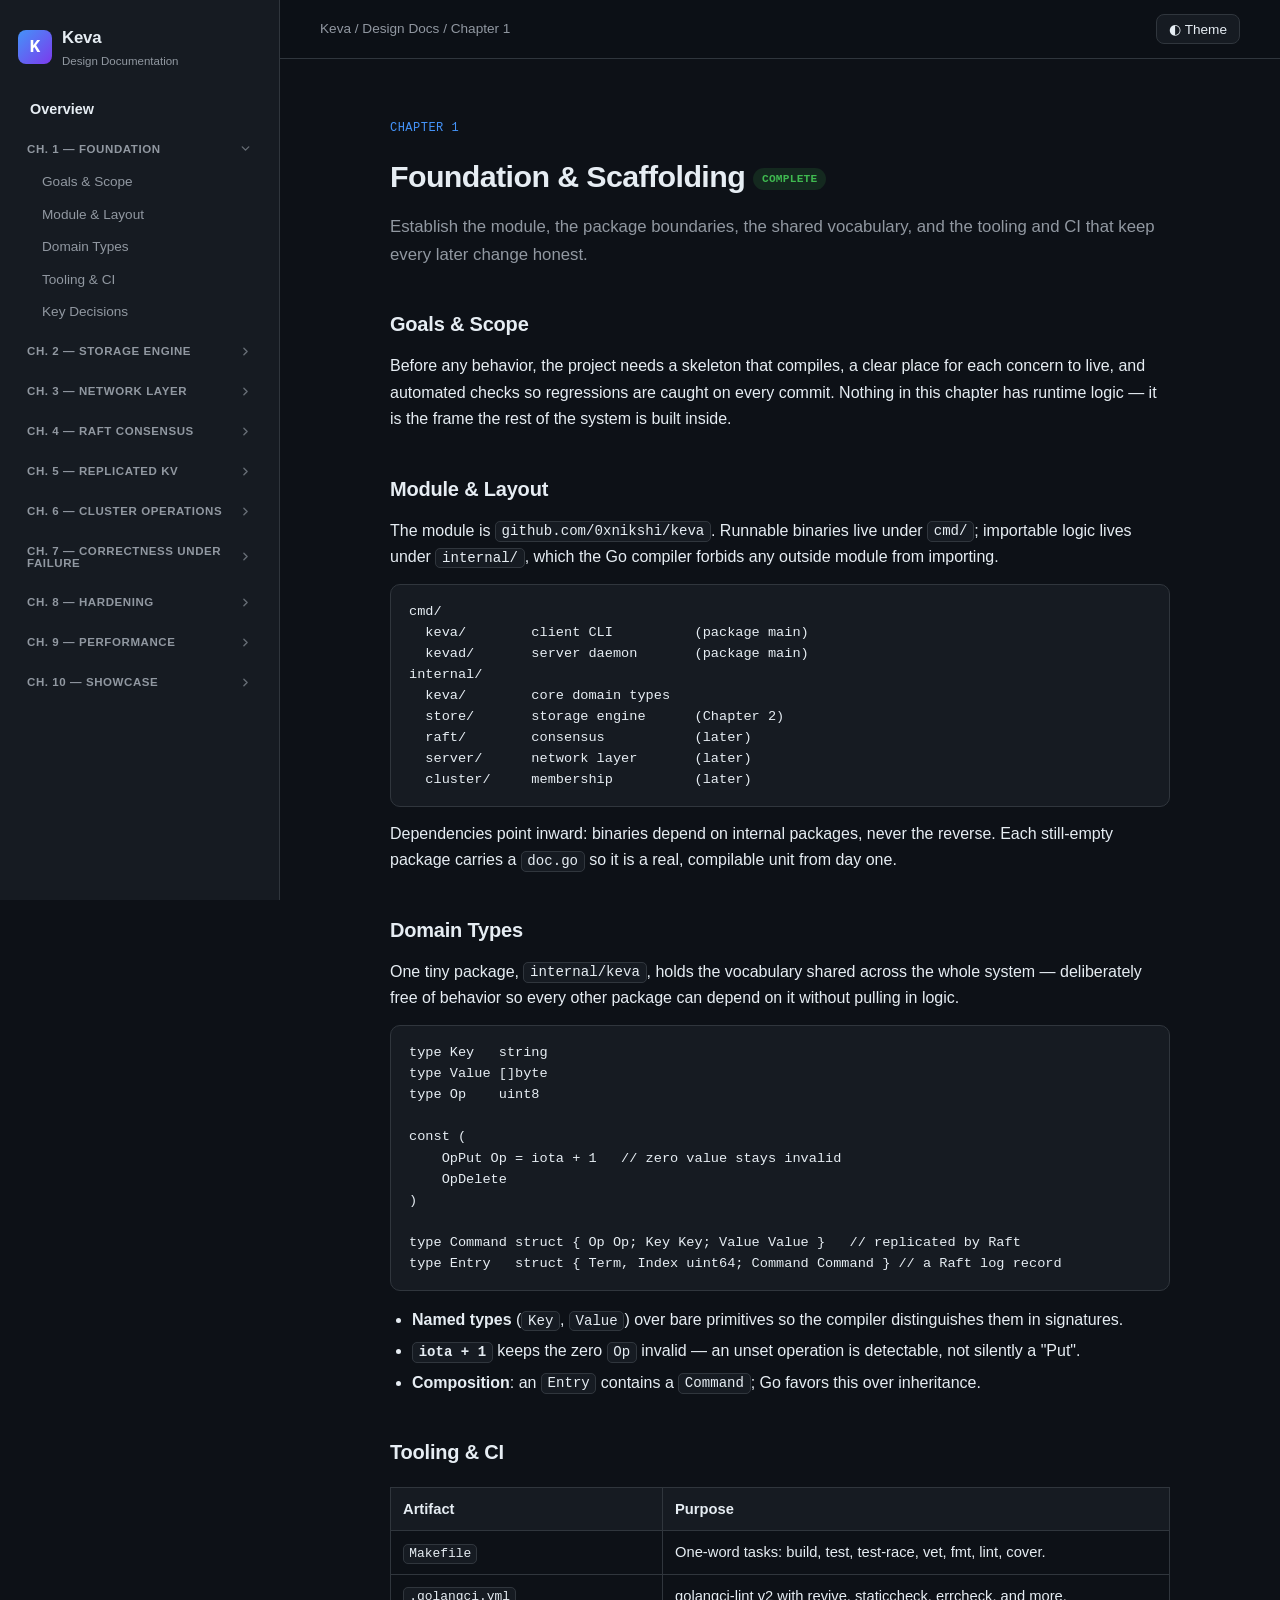
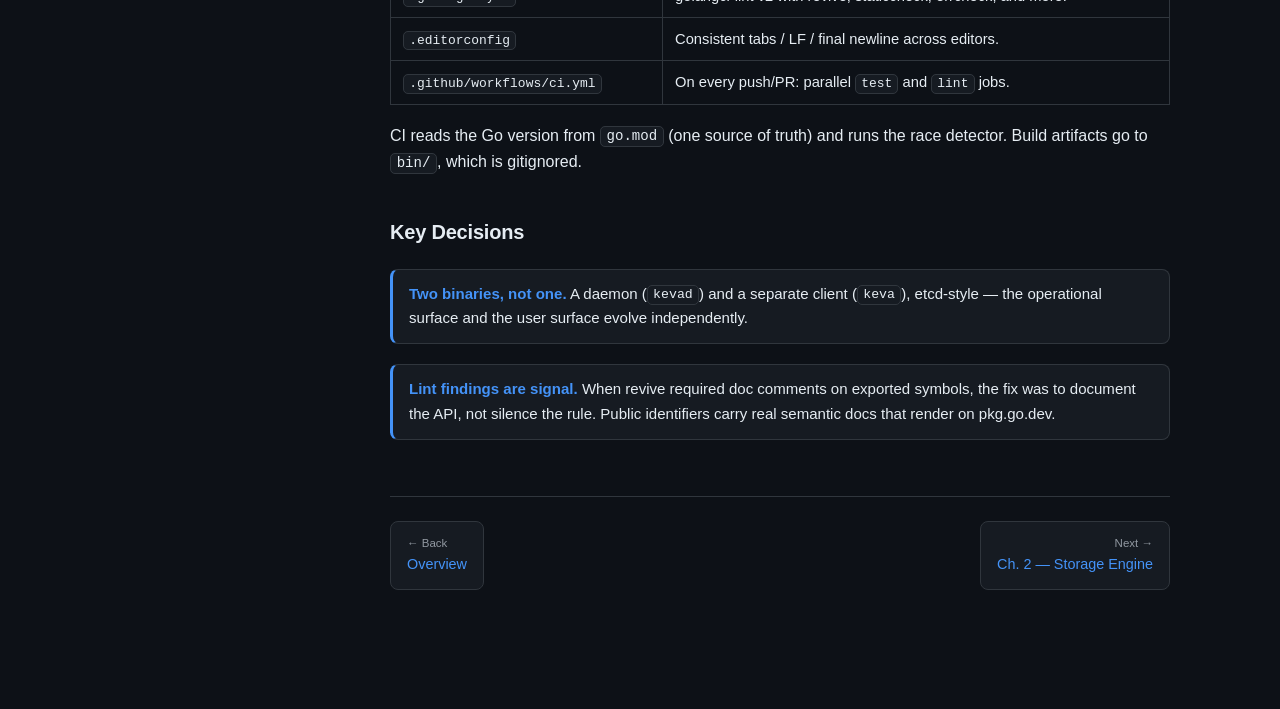
<file: docs/chapters/chapter1.html>
<!DOCTYPE html>
<html lang="en" data-theme="dark">
<head>
<meta charset="utf-8" />
<meta name="viewport" content="width=device-width, initial-scale=1" />
<title>Ch. 1 · Foundation — Keva</title>
<link rel="stylesheet" href="../style.css" />
</head>
<body>
<div class="layout">
  <aside class="sidebar" id="sidebar"></aside>
  <main>
    <div class="topbar">
      <span class="crumb">Keva / Design Docs / Chapter 1</span>
      <button class="theme-btn" id="themeBtn">◐ Theme</button>
    </div>
    <div class="content">
      <section class="chapter" id="chapter-1">
        <p class="eyebrow">CHAPTER 1</p>
        <h2 class="chapter-title">Foundation &amp; Scaffolding <span class="pill done">COMPLETE</span></h2>
        <p class="lead">
          Establish the module, the package boundaries, the shared vocabulary, and the
          tooling and CI that keep every later change honest.
        </p>

        <h3 id="c1-goals">Goals &amp; Scope</h3>
        <p>
          Before any behavior, the project needs a skeleton that compiles, a clear place
          for each concern to live, and automated checks so regressions are caught on
          every commit. Nothing in this chapter has runtime logic — it is the frame the
          rest of the system is built inside.
        </p>

        <h3 id="c1-layout">Module &amp; Layout</h3>
        <p>
          The module is <code>github.com/0xnikshi/keva</code>. Runnable binaries live
          under <code>cmd/</code>; importable logic lives under <code>internal/</code>,
          which the Go compiler forbids any outside module from importing.
        </p>
        <pre><code>cmd/
  keva/        client CLI          (package main)
  kevad/       server daemon       (package main)
internal/
  keva/        core domain types
  store/       storage engine      (Chapter 2)
  raft/        consensus           (later)
  server/      network layer       (later)
  cluster/     membership          (later)</code></pre>
        <p>
          Dependencies point inward: binaries depend on internal packages, never the
          reverse. Each still-empty package carries a <code>doc.go</code> so it is a real,
          compilable unit from day one.
        </p>

        <h3 id="c1-types">Domain Types</h3>
        <p>
          One tiny package, <code>internal/keva</code>, holds the vocabulary shared across
          the whole system — deliberately free of behavior so every other package can
          depend on it without pulling in logic.
        </p>
        <pre><code>type Key   string
type Value []byte
type Op    uint8

const (
    OpPut Op = iota + 1   // zero value stays invalid
    OpDelete
)

type Command struct { Op Op; Key Key; Value Value }   // replicated by Raft
type Entry   struct { Term, Index uint64; Command Command } // a Raft log record</code></pre>
        <ul>
          <li><b>Named types</b> (<code>Key</code>, <code>Value</code>) over bare
            primitives so the compiler distinguishes them in signatures.</li>
          <li><b><code>iota + 1</code></b> keeps the zero <code>Op</code> invalid — an
            unset operation is detectable, not silently a "Put".</li>
          <li><b>Composition</b>: an <code>Entry</code> contains a <code>Command</code>;
            Go favors this over inheritance.</li>
        </ul>

        <h3 id="c1-tooling">Tooling &amp; CI</h3>
        <table>
          <thead><tr><th>Artifact</th><th>Purpose</th></tr></thead>
          <tbody>
            <tr><td><code>Makefile</code></td><td>One-word tasks: build, test, test-race, vet, fmt, lint, cover.</td></tr>
            <tr><td><code>.golangci.yml</code></td><td>golangci-lint v2 with revive, staticcheck, errcheck, and more.</td></tr>
            <tr><td><code>.editorconfig</code></td><td>Consistent tabs / LF / final newline across editors.</td></tr>
            <tr><td><code>.github/workflows/ci.yml</code></td><td>On every push/PR: parallel <code>test</code> and <code>lint</code> jobs.</td></tr>
          </tbody>
        </table>
        <p>
          CI reads the Go version from <code>go.mod</code> (one source of truth) and runs
          the race detector. Build artifacts go to <code>bin/</code>, which is gitignored.
        </p>

        <h3 id="c1-decisions">Key Decisions</h3>
        <div class="callout">
          <span class="k">Two binaries, not one.</span> A daemon (<code>kevad</code>) and a
          separate client (<code>keva</code>), etcd-style — the operational surface and the
          user surface evolve independently.
        </div>
        <div class="callout">
          <span class="k">Lint findings are signal.</span> When revive required doc comments
          on exported symbols, the fix was to document the API, not silence the rule. Public
          identifiers carry real semantic docs that render on pkg.go.dev.
        </div>

        <div class="page-nav">
          <a href="../index.html"><span class="nav-dir">← Back</span>Overview</a>
          <a class="next" href="chapter2.html"><span class="nav-dir">Next →</span>Ch. 2 — Storage Engine</a>
        </div>
      </section>
    </div>
  </main>
</div>
<script src="../script.js"></script>
</body>
</html>
</file>
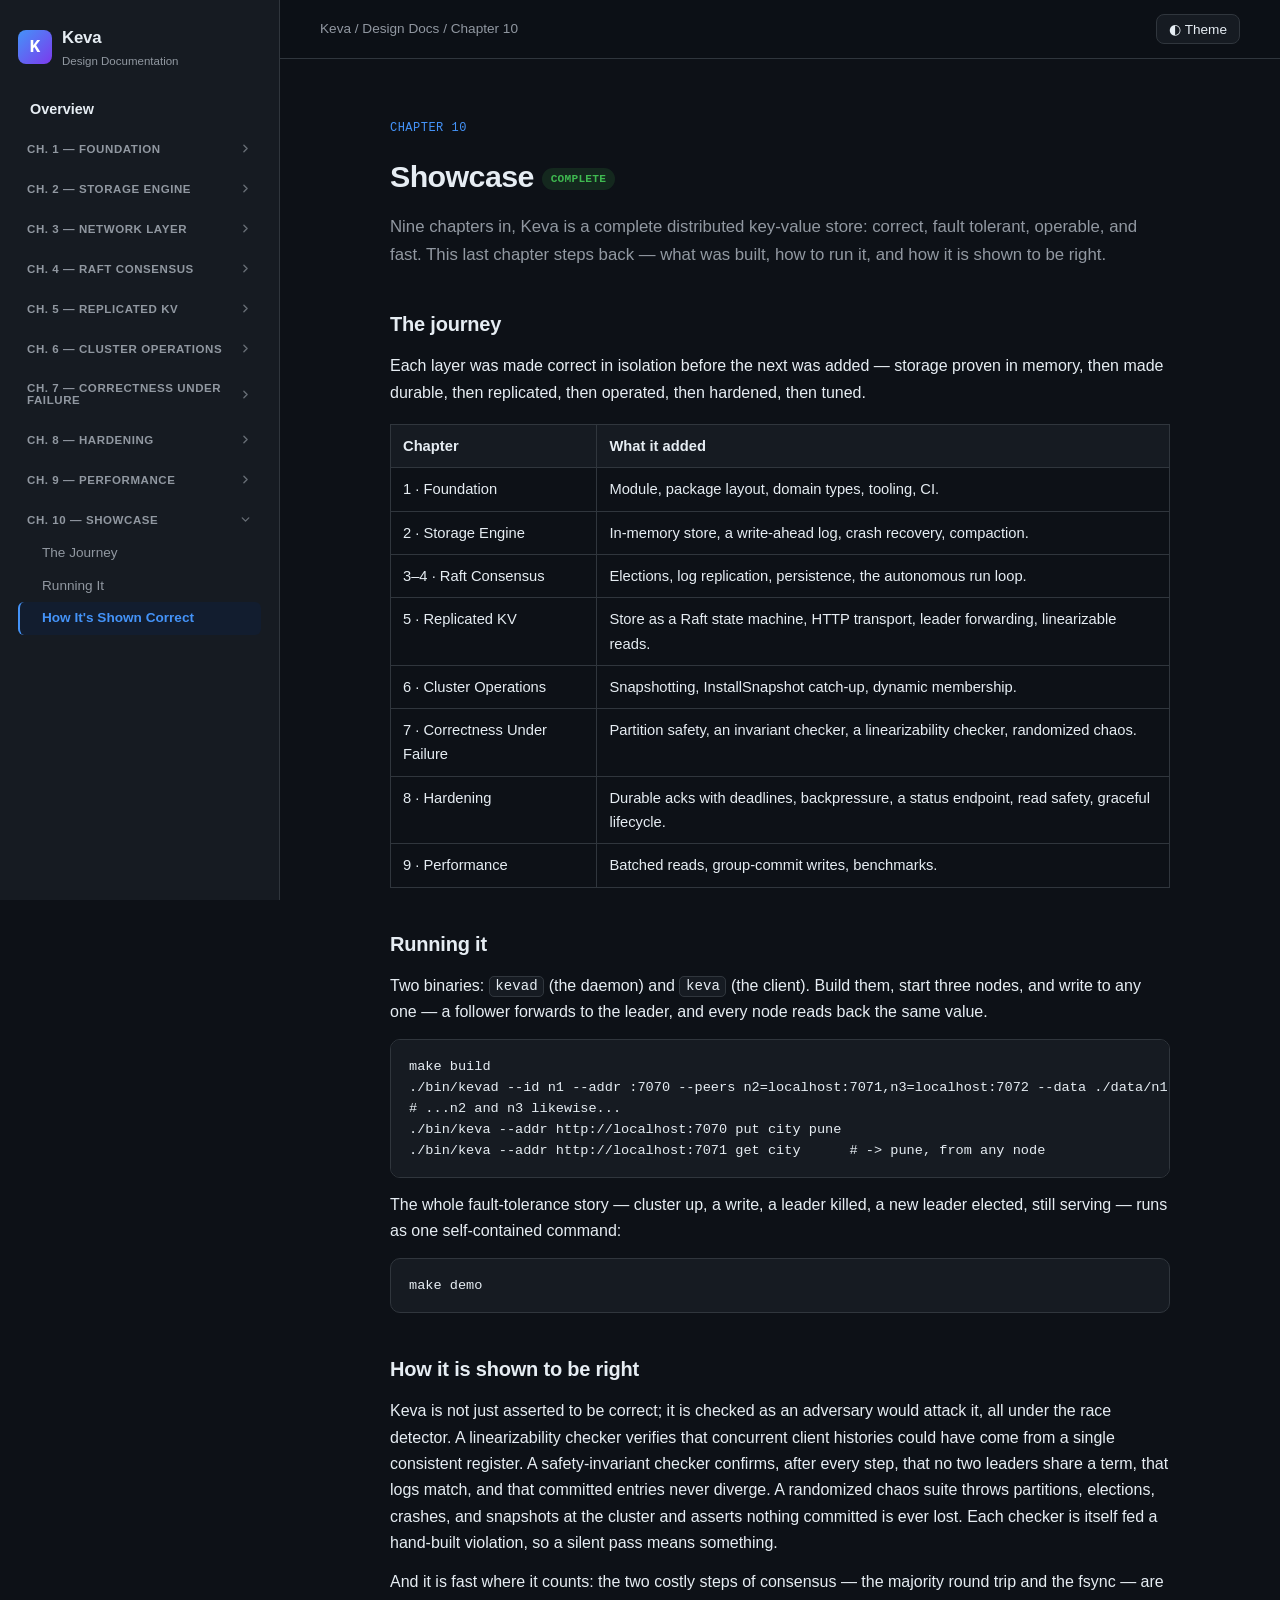
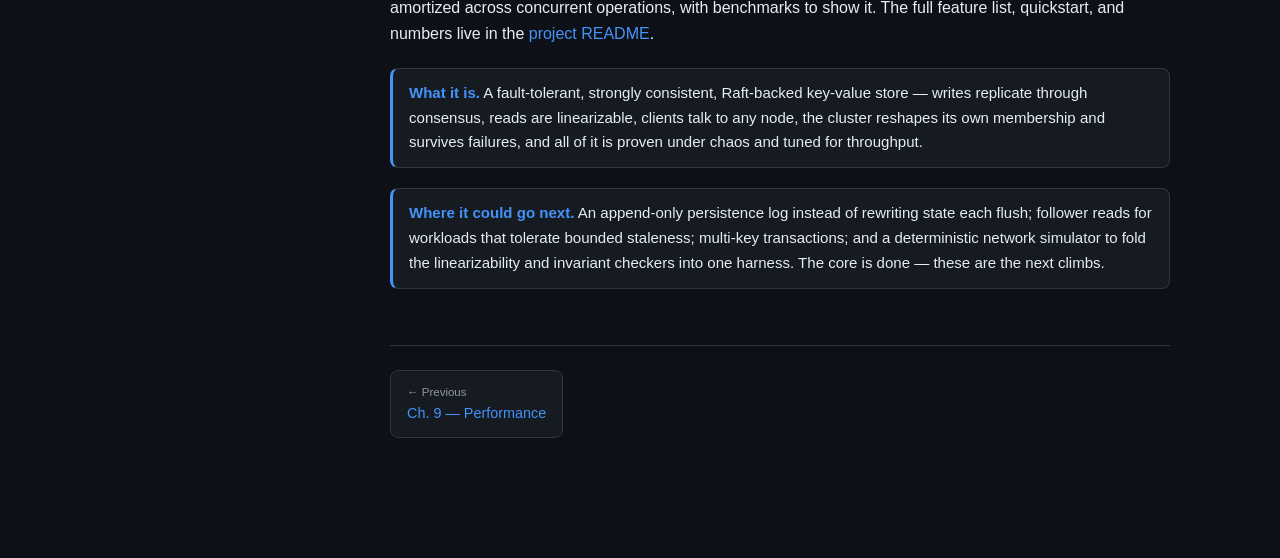
<file: docs/chapters/chapter10.html>
<!DOCTYPE html>
<html lang="en" data-theme="dark">
<head>
<meta charset="utf-8" />
<meta name="viewport" content="width=device-width, initial-scale=1" />
<title>Ch. 10 · Showcase — Keva</title>
<link rel="stylesheet" href="../style.css" />
</head>
<body>
<div class="layout">
  <aside class="sidebar" id="sidebar"></aside>
  <main>
    <div class="topbar">
      <span class="crumb">Keva / Design Docs / Chapter 10</span>
      <button class="theme-btn" id="themeBtn">◐ Theme</button>
    </div>
    <div class="content">
      <section class="chapter" id="chapter-10">
        <p class="eyebrow">CHAPTER 10</p>
        <h2 class="chapter-title">Showcase <span class="pill done">COMPLETE</span></h2>
        <p class="lead">
          Nine chapters in, Keva is a complete distributed key-value store: correct, fault
          tolerant, operable, and fast. This last chapter steps back — what was built, how to run
          it, and how it is shown to be right.
        </p>

        <h3 id="c10-journey">The journey</h3>
        <p>
          Each layer was made correct in isolation before the next was added — storage proven in
          memory, then made durable, then replicated, then operated, then hardened, then tuned.
        </p>
        <table>
          <thead><tr><th>Chapter</th><th>What it added</th></tr></thead>
          <tbody>
            <tr><td>1 · Foundation</td><td>Module, package layout, domain types, tooling, CI.</td></tr>
            <tr><td>2 · Storage Engine</td><td>In-memory store, a write-ahead log, crash recovery, compaction.</td></tr>
            <tr><td>3–4 · Raft Consensus</td><td>Elections, log replication, persistence, the autonomous run loop.</td></tr>
            <tr><td>5 · Replicated KV</td><td>Store as a Raft state machine, HTTP transport, leader forwarding, linearizable reads.</td></tr>
            <tr><td>6 · Cluster Operations</td><td>Snapshotting, InstallSnapshot catch-up, dynamic membership.</td></tr>
            <tr><td>7 · Correctness Under Failure</td><td>Partition safety, an invariant checker, a linearizability checker, randomized chaos.</td></tr>
            <tr><td>8 · Hardening</td><td>Durable acks with deadlines, backpressure, a status endpoint, read safety, graceful lifecycle.</td></tr>
            <tr><td>9 · Performance</td><td>Batched reads, group-commit writes, benchmarks.</td></tr>
          </tbody>
        </table>

        <h3 id="c10-run">Running it</h3>
        <p>
          Two binaries: <code>kevad</code> (the daemon) and <code>keva</code> (the client). Build
          them, start three nodes, and write to any one — a follower forwards to the leader, and
          every node reads back the same value.
        </p>
        <pre><code>make build
./bin/kevad --id n1 --addr :7070 --peers n2=localhost:7071,n3=localhost:7072 --data ./data/n1
# ...n2 and n3 likewise...
./bin/keva --addr http://localhost:7070 put city pune
./bin/keva --addr http://localhost:7071 get city      # -> pune, from any node</code></pre>
        <p>
          The whole fault-tolerance story — cluster up, a write, a leader killed, a new leader
          elected, still serving — runs as one self-contained command:
        </p>
        <pre><code>make demo</code></pre>

        <h3 id="c10-evidence">How it is shown to be right</h3>
        <p>
          Keva is not just asserted to be correct; it is checked as an adversary would attack it,
          all under the race detector. A linearizability checker verifies that concurrent client
          histories could have come from a single consistent register. A safety-invariant checker
          confirms, after every step, that no two leaders share a term, that logs match, and that
          committed entries never diverge. A randomized chaos suite throws partitions, elections,
          crashes, and snapshots at the cluster and asserts nothing committed is ever lost. Each
          checker is itself fed a hand-built violation, so a silent pass means something.
        </p>
        <p>
          And it is fast where it counts: the two costly steps of consensus — the majority round
          trip and the fsync — are amortized across concurrent operations, with benchmarks to show
          it. The full feature list, quickstart, and numbers live in the
          <a href="https://github.com/0xnikshi/keva">project README</a>.
        </p>

        <div class="callout">
          <span class="k">What it is.</span> A fault-tolerant, strongly consistent, Raft-backed
          key-value store — writes replicate through consensus, reads are linearizable, clients
          talk to any node, the cluster reshapes its own membership and survives failures, and all
          of it is proven under chaos and tuned for throughput.
        </div>

        <div class="callout">
          <span class="k">Where it could go next.</span> An append-only persistence log instead of
          rewriting state each flush; follower reads for workloads that tolerate bounded staleness;
          multi-key transactions; and a deterministic network simulator to fold the linearizability
          and invariant checkers into one harness. The core is done — these are the next climbs.
        </div>

        <div class="page-nav">
          <a href="chapter9.html"><span class="nav-dir">← Previous</span>Ch. 9 — Performance</a>
        </div>
      </section>
    </div>
  </main>
</div>
<script src="../script.js"></script>
</body>
</html>
</file>
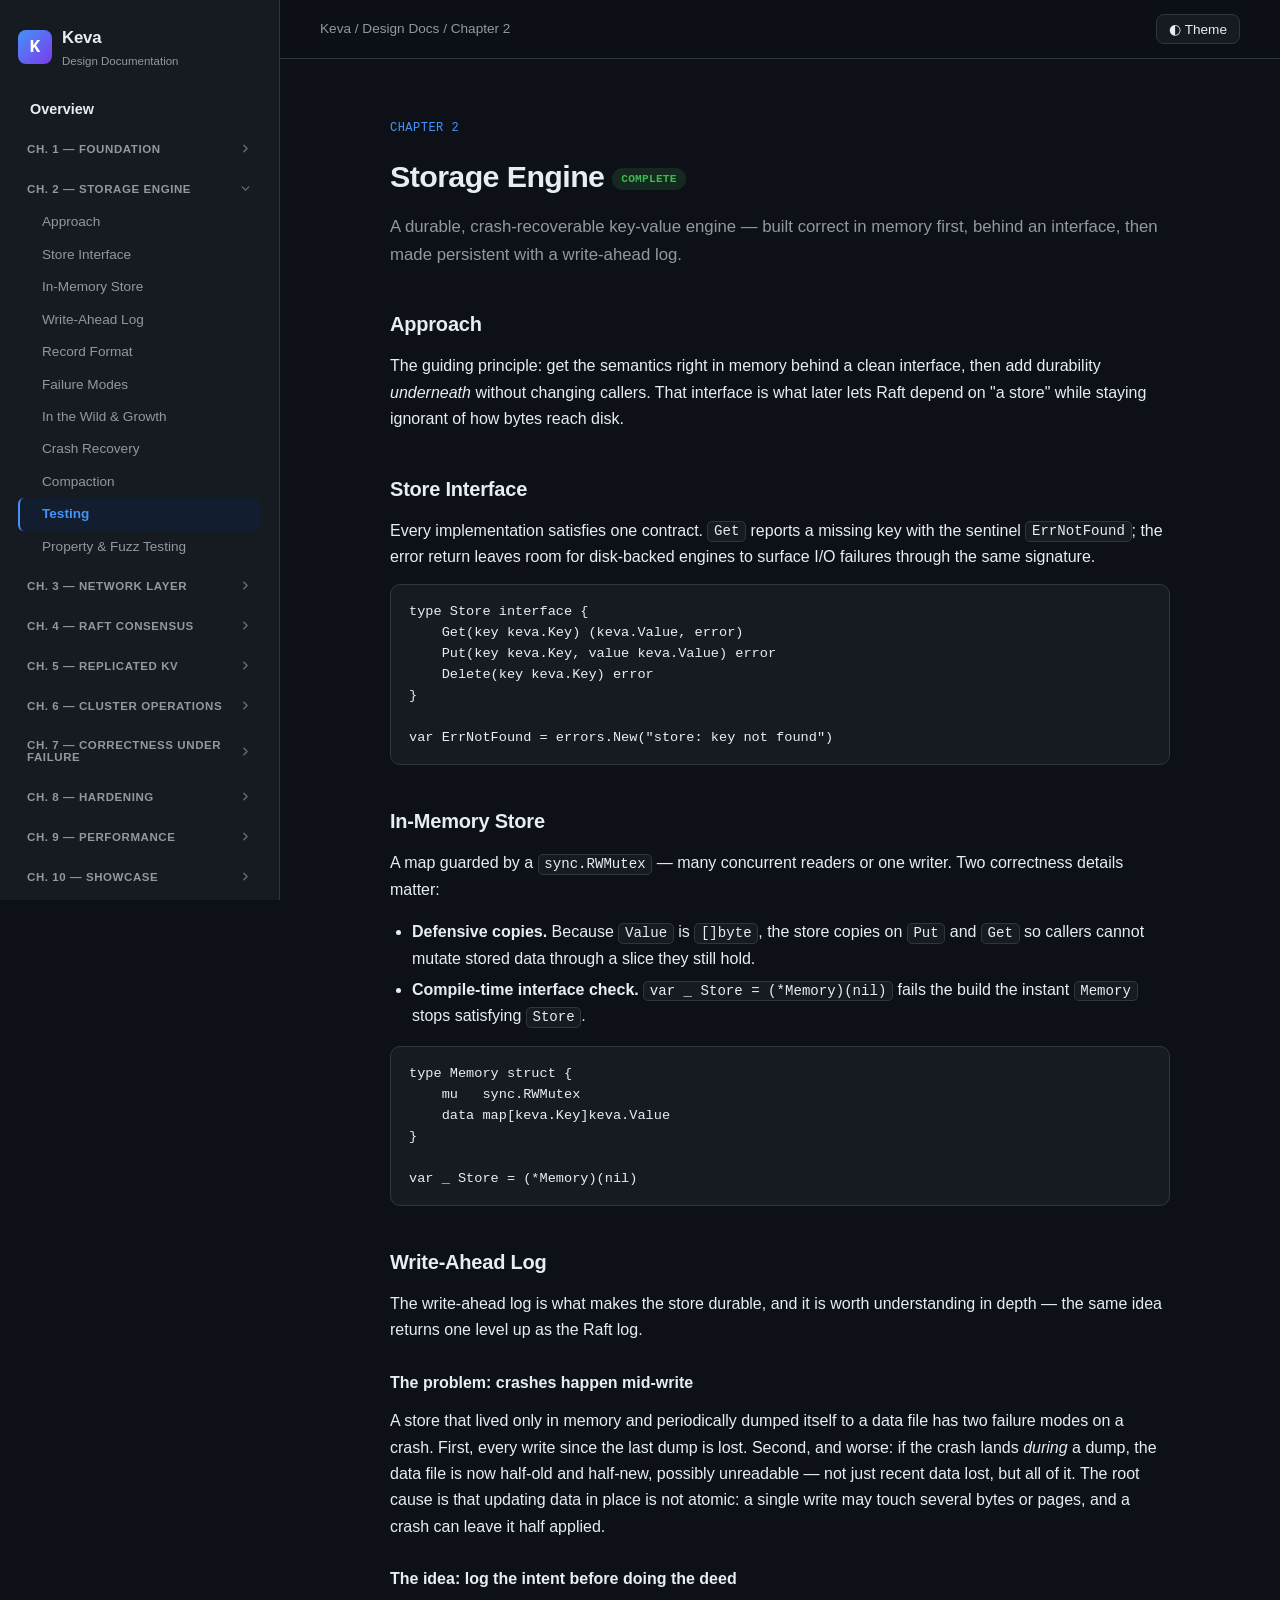
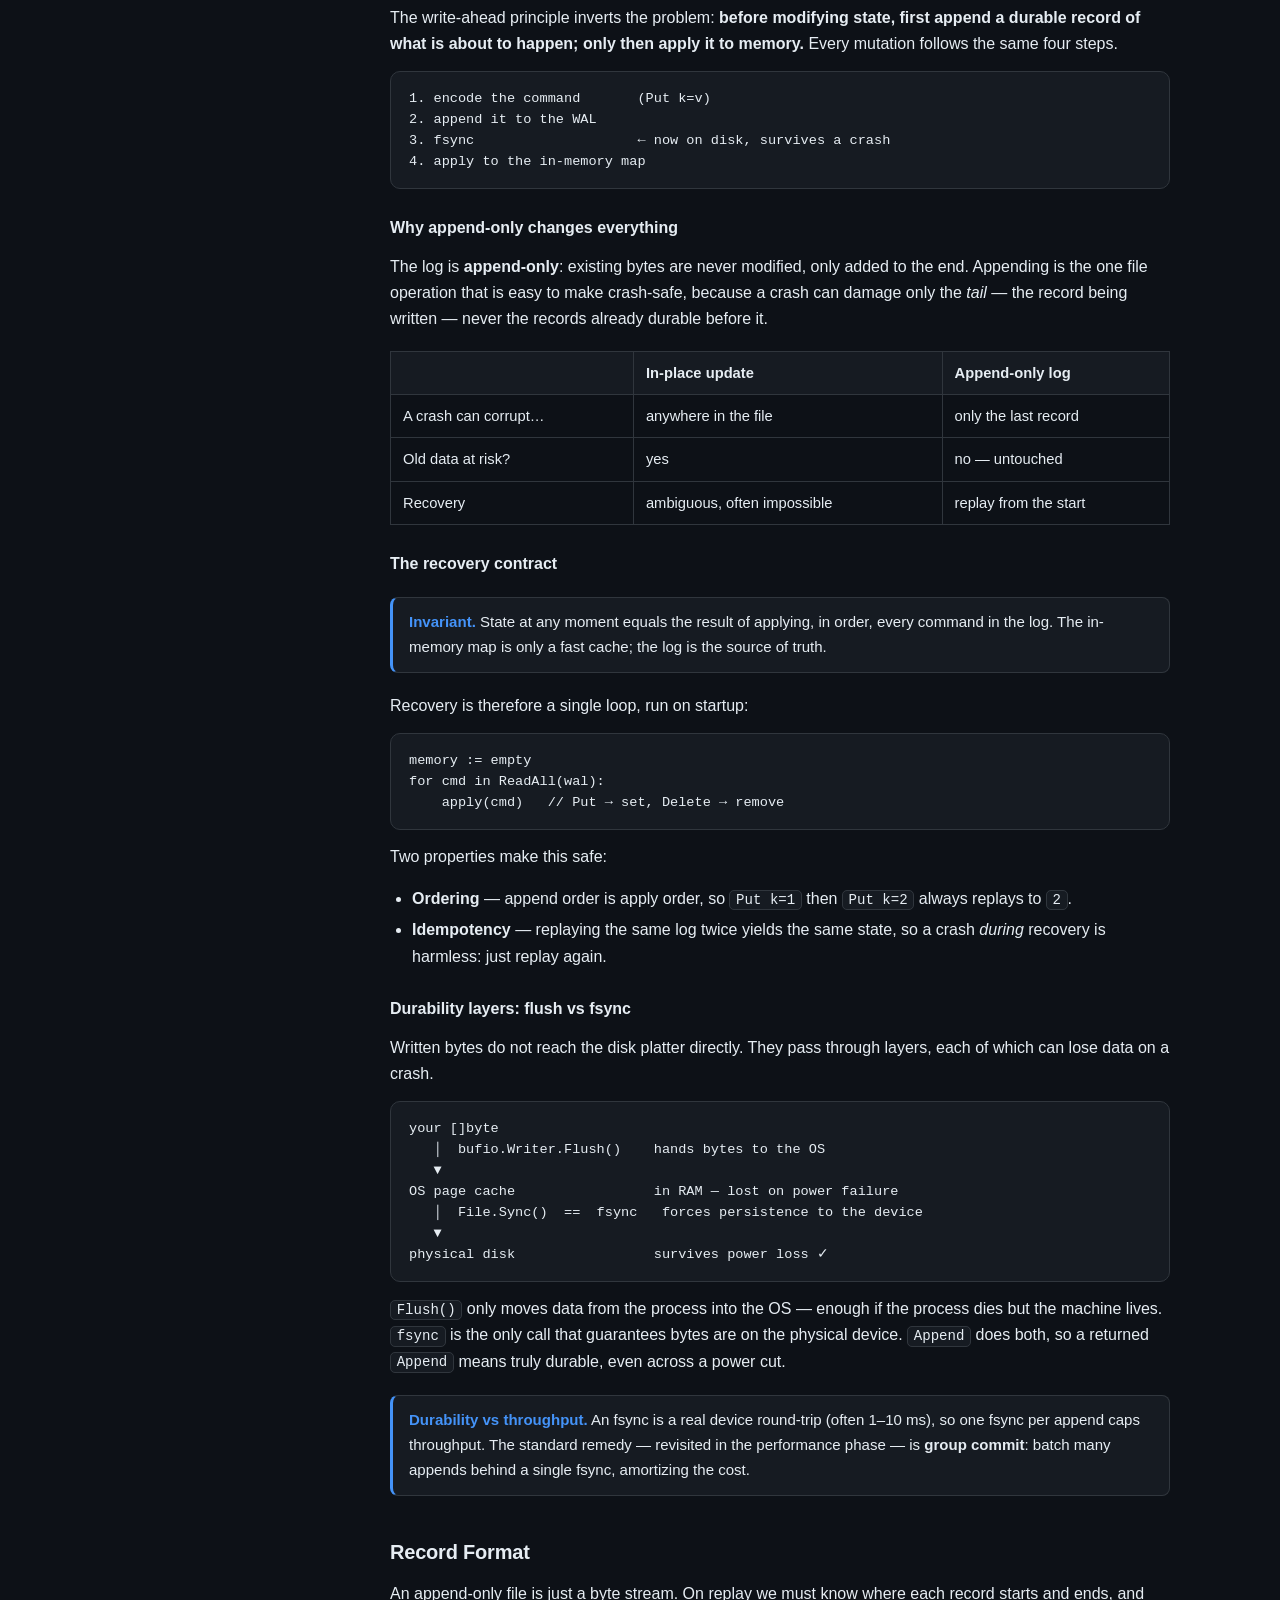
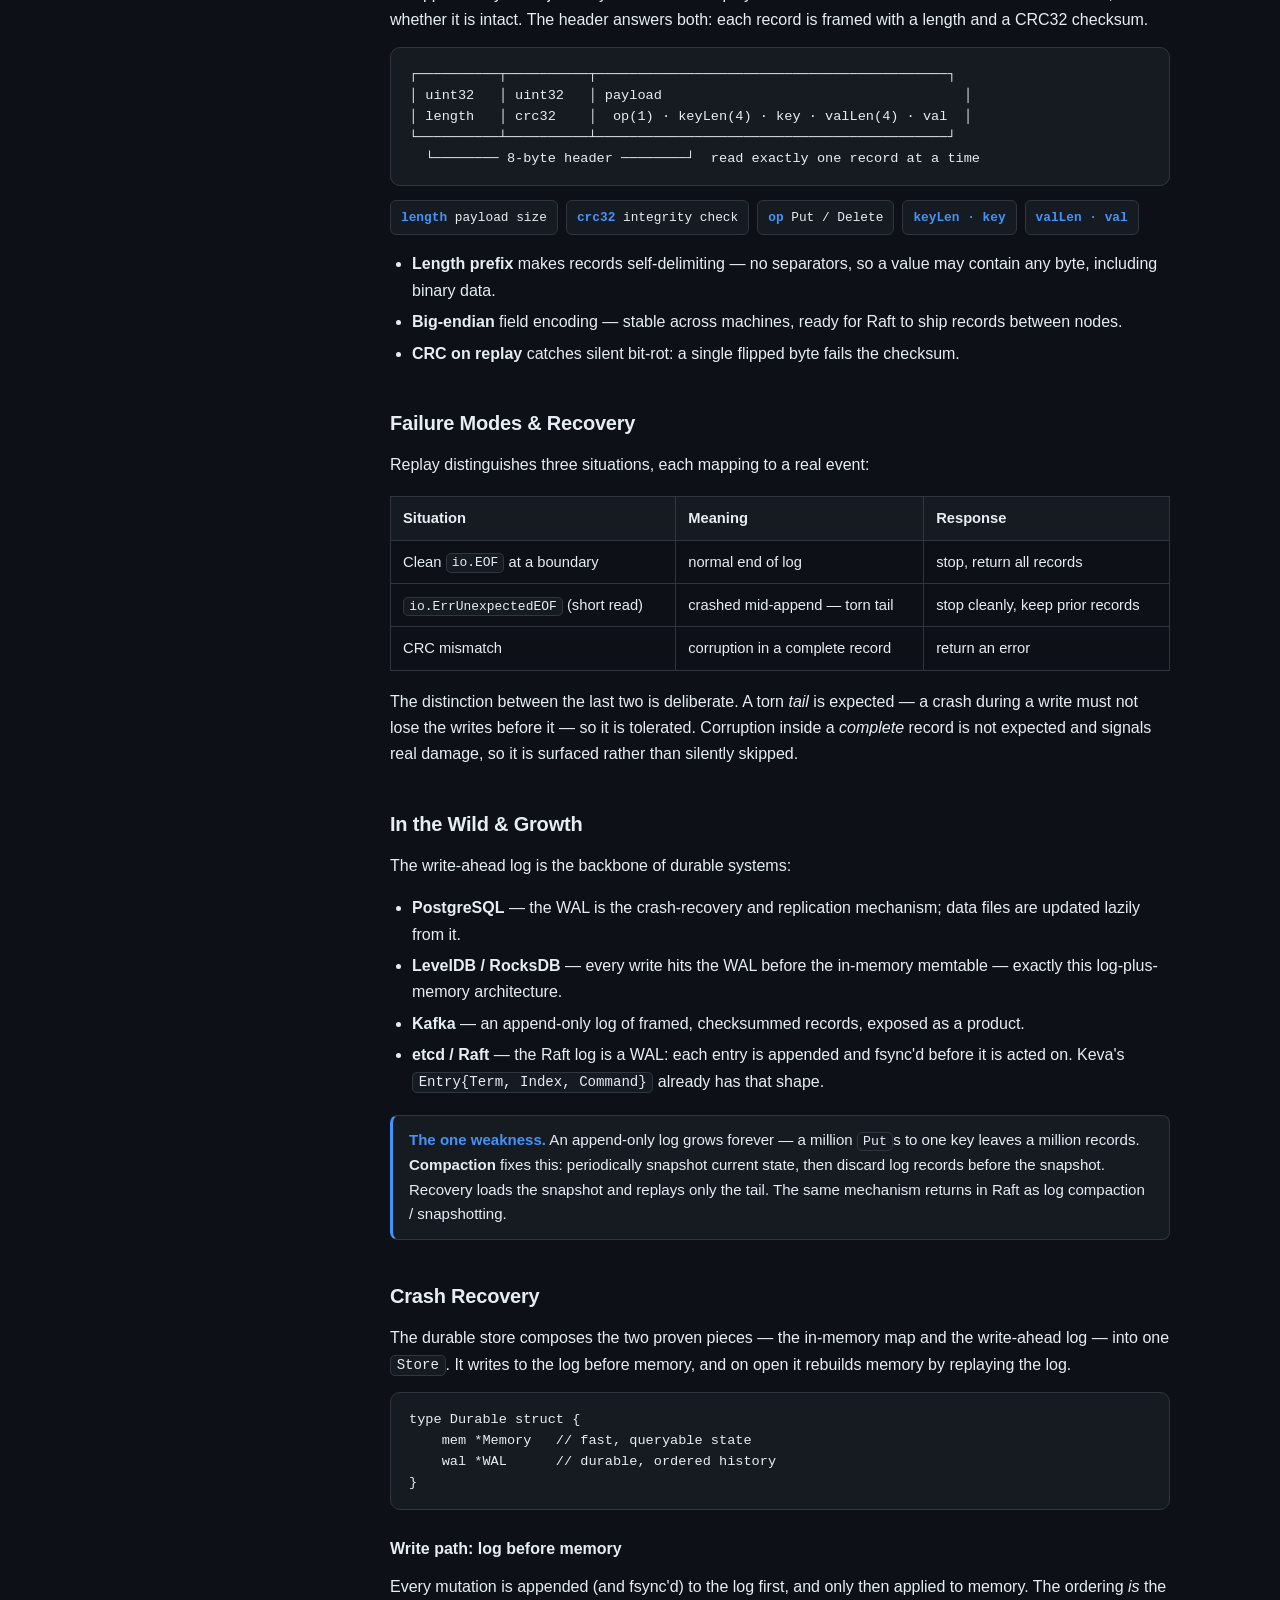
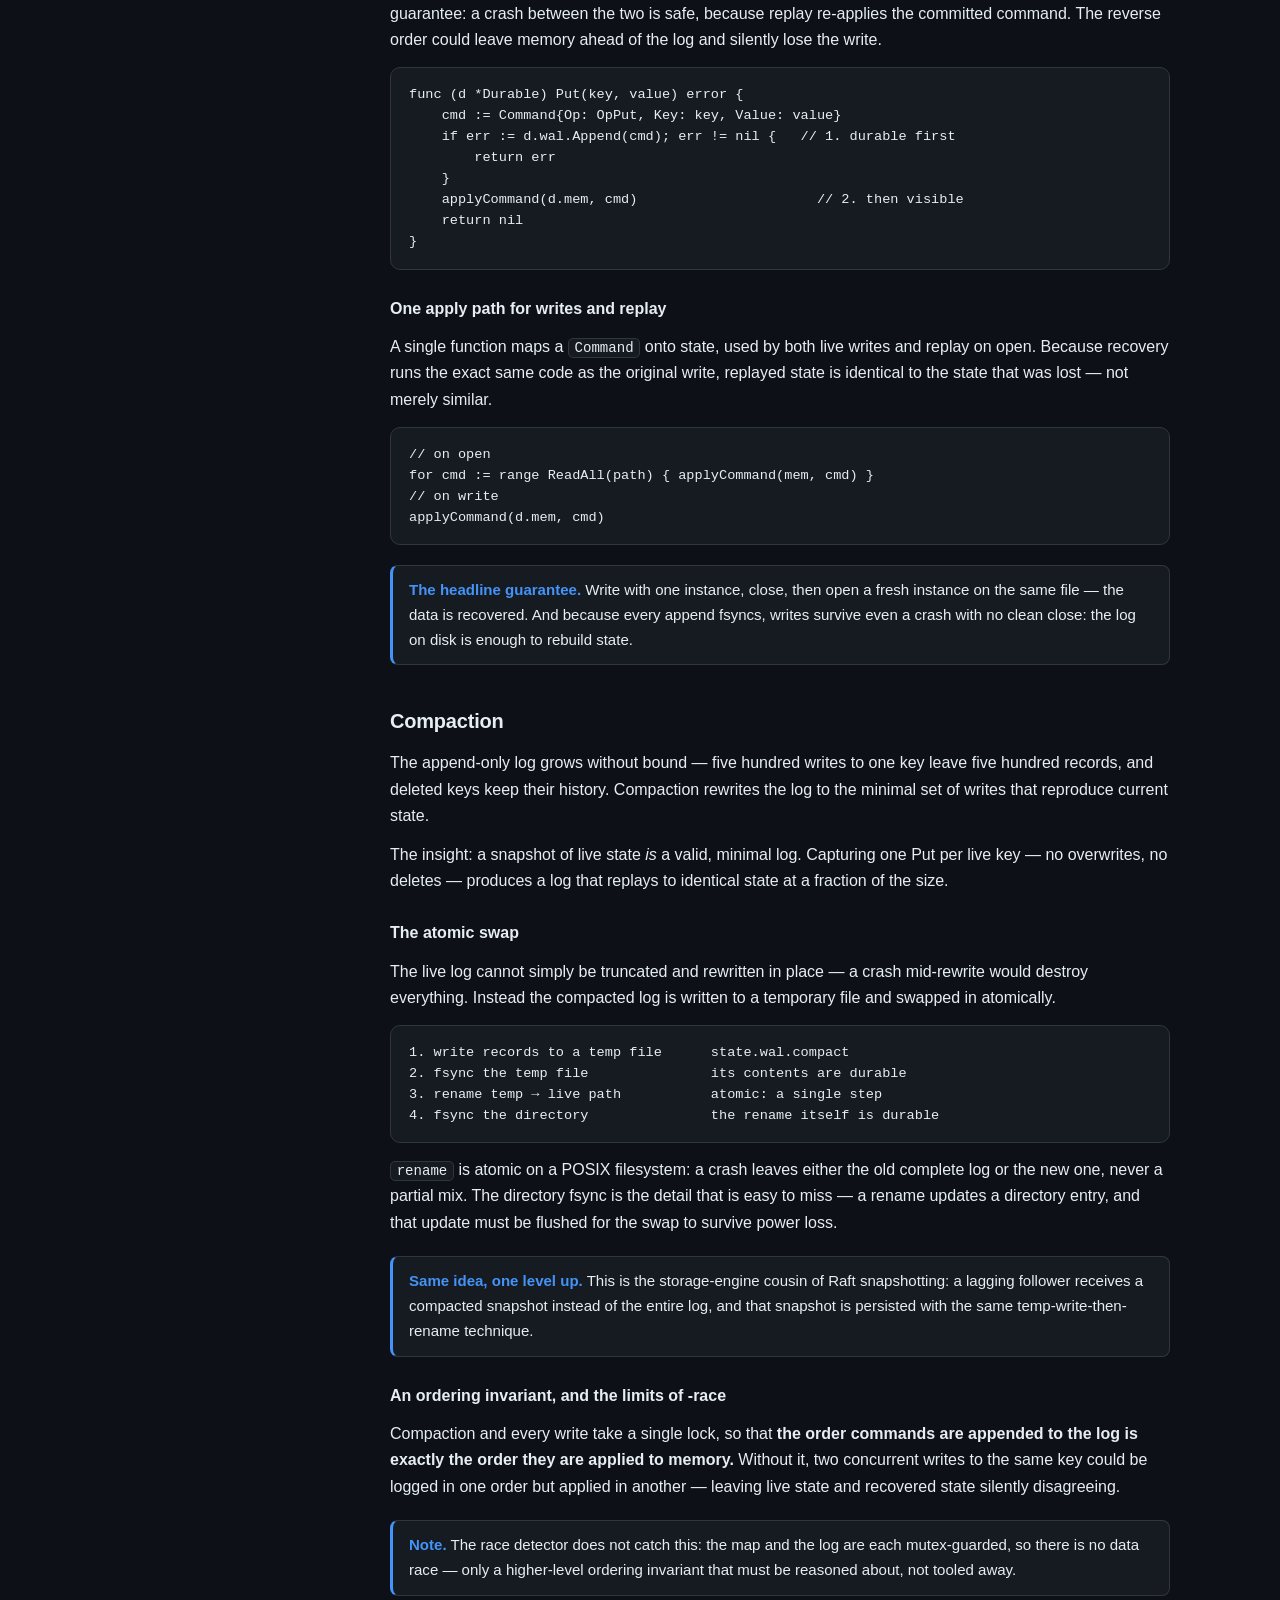
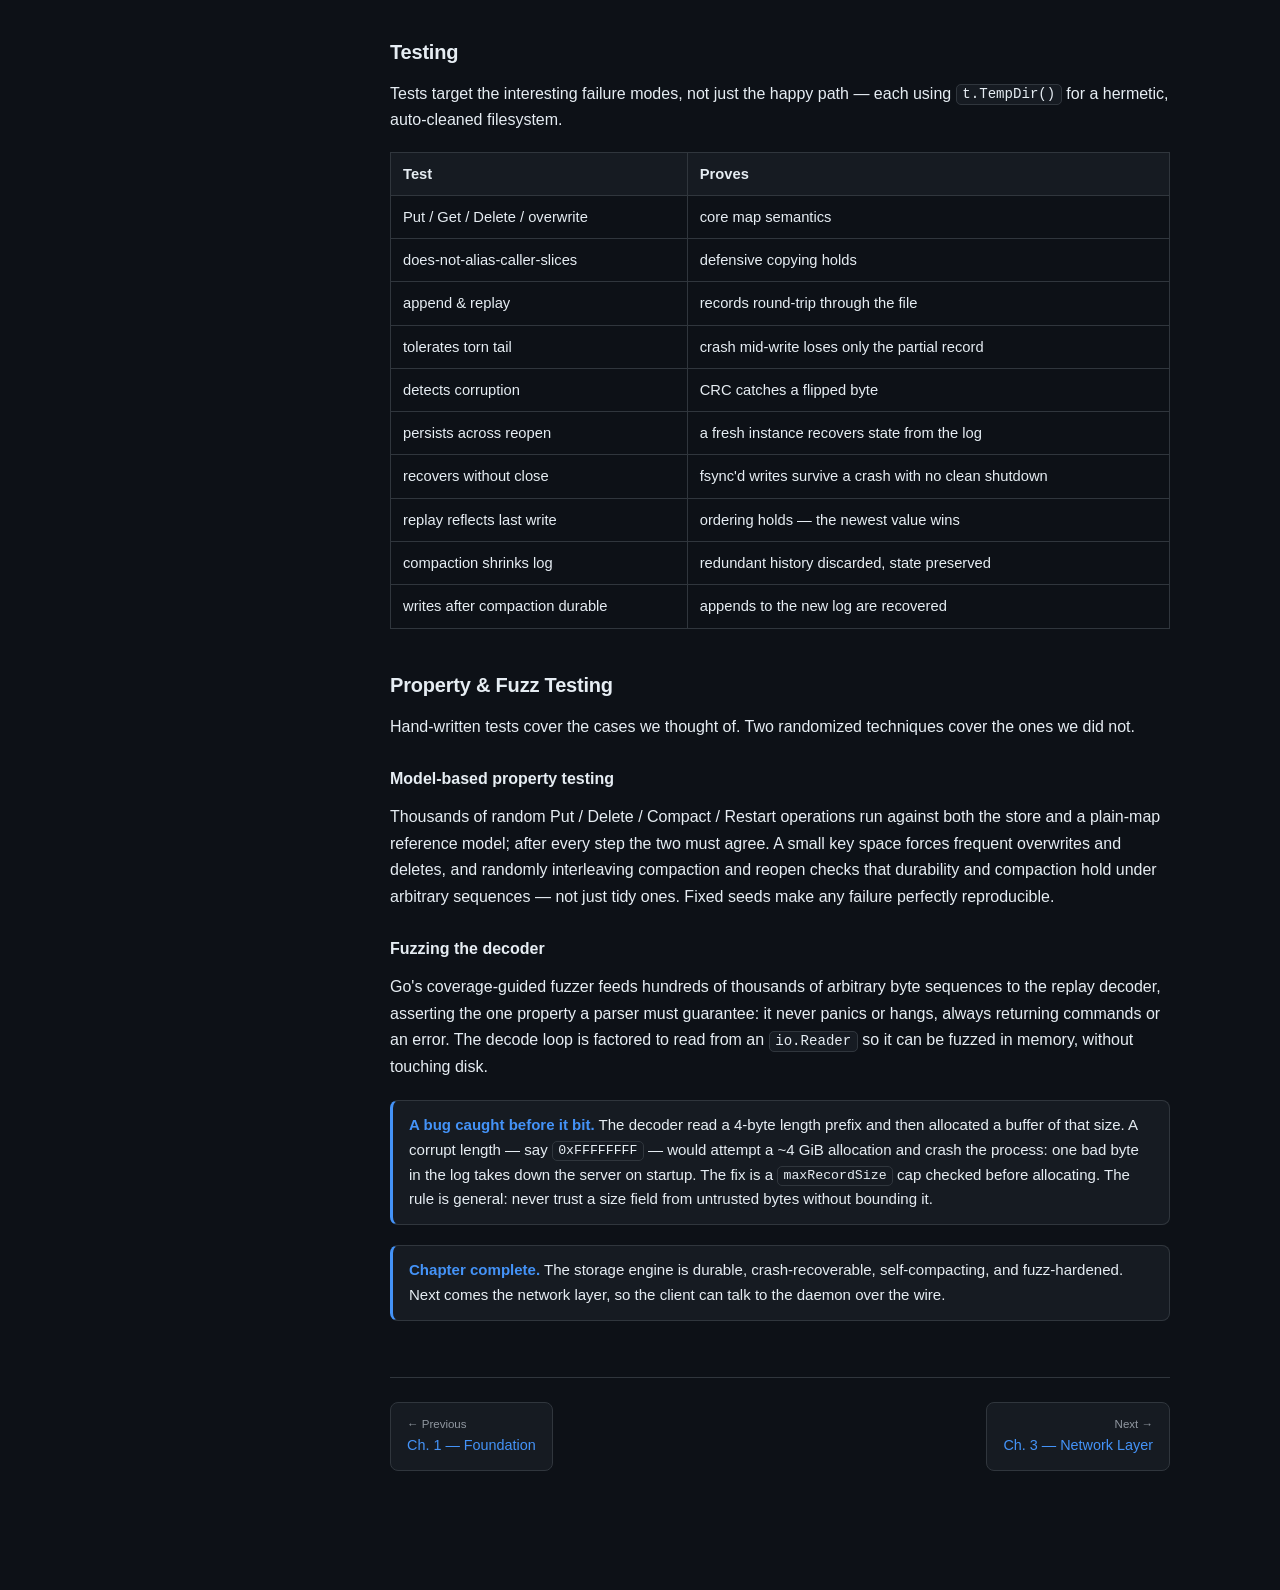
<file: docs/chapters/chapter2.html>
<!DOCTYPE html>
<html lang="en" data-theme="dark">
<head>
<meta charset="utf-8" />
<meta name="viewport" content="width=device-width, initial-scale=1" />
<title>Ch. 2 · Storage Engine — Keva</title>
<link rel="stylesheet" href="../style.css" />
</head>
<body>
<div class="layout">
  <aside class="sidebar" id="sidebar"></aside>
  <main>
    <div class="topbar">
      <span class="crumb">Keva / Design Docs / Chapter 2</span>
      <button class="theme-btn" id="themeBtn">◐ Theme</button>
    </div>
    <div class="content">
      <section class="chapter" id="chapter-2">
        <p class="eyebrow">CHAPTER 2</p>
        <h2 class="chapter-title">Storage Engine <span class="pill done">COMPLETE</span></h2>
        <p class="lead">
          A durable, crash-recoverable key-value engine — built correct in memory first,
          behind an interface, then made persistent with a write-ahead log.
        </p>

        <h3 id="c2-approach">Approach</h3>
        <p>
          The guiding principle: get the semantics right in memory behind a clean
          interface, then add durability <em>underneath</em> without changing callers.
          That interface is what later lets Raft depend on "a store" while staying ignorant
          of how bytes reach disk.
        </p>

        <h3 id="c2-interface">Store Interface</h3>
        <p>
          Every implementation satisfies one contract. <code>Get</code> reports a missing
          key with the sentinel <code>ErrNotFound</code>; the error return leaves room for
          disk-backed engines to surface I/O failures through the same signature.
        </p>
        <pre><code>type Store interface {
    Get(key keva.Key) (keva.Value, error)
    Put(key keva.Key, value keva.Value) error
    Delete(key keva.Key) error
}

var ErrNotFound = errors.New("store: key not found")</code></pre>

        <h3 id="c2-memory">In-Memory Store</h3>
        <p>
          A map guarded by a <code>sync.RWMutex</code> — many concurrent readers or one
          writer. Two correctness details matter:
        </p>
        <ul>
          <li><b>Defensive copies.</b> Because <code>Value</code> is <code>[]byte</code>,
            the store copies on <code>Put</code> and <code>Get</code> so callers cannot
            mutate stored data through a slice they still hold.</li>
          <li><b>Compile-time interface check.</b> <code>var _ Store = (*Memory)(nil)</code>
            fails the build the instant <code>Memory</code> stops satisfying
            <code>Store</code>.</li>
        </ul>
        <pre><code>type Memory struct {
    mu   sync.RWMutex
    data map[keva.Key]keva.Value
}

var _ Store = (*Memory)(nil)</code></pre>

        <h3 id="c2-wal">Write-Ahead Log</h3>
        <p>
          The write-ahead log is what makes the store durable, and it is worth
          understanding in depth — the same idea returns one level up as the Raft log.
        </p>

        <h4>The problem: crashes happen mid-write</h4>
        <p>
          A store that lived only in memory and periodically dumped itself to a data file
          has two failure modes on a crash. First, every write since the last dump is lost.
          Second, and worse: if the crash lands <em>during</em> a dump, the data file is now
          half-old and half-new, possibly unreadable — not just recent data lost, but all of
          it. The root cause is that updating data in place is not atomic: a single write may
          touch several bytes or pages, and a crash can leave it half applied.
        </p>

        <h4>The idea: log the intent before doing the deed</h4>
        <p>
          The write-ahead principle inverts the problem: <b>before modifying state, first
          append a durable record of what is about to happen; only then apply it to
          memory.</b> Every mutation follows the same four steps.
        </p>
        <pre><code>1. encode the command       (Put k=v)
2. append it to the WAL
3. fsync                    ← now on disk, survives a crash
4. apply to the in-memory map</code></pre>

        <h4>Why append-only changes everything</h4>
        <p>
          The log is <b>append-only</b>: existing bytes are never modified, only added to the
          end. Appending is the one file operation that is easy to make crash-safe, because a
          crash can damage only the <em>tail</em> — the record being written — never the
          records already durable before it.
        </p>
        <table>
          <thead><tr><th></th><th>In-place update</th><th>Append-only log</th></tr></thead>
          <tbody>
            <tr><td>A crash can corrupt…</td><td>anywhere in the file</td><td>only the last record</td></tr>
            <tr><td>Old data at risk?</td><td>yes</td><td>no — untouched</td></tr>
            <tr><td>Recovery</td><td>ambiguous, often impossible</td><td>replay from the start</td></tr>
          </tbody>
        </table>

        <h4>The recovery contract</h4>
        <div class="callout">
          <span class="k">Invariant.</span> State at any moment equals the result of applying,
          in order, every command in the log. The in-memory map is only a fast cache; the log
          is the source of truth.
        </div>
        <p>Recovery is therefore a single loop, run on startup:</p>
        <pre><code>memory := empty
for cmd in ReadAll(wal):
    apply(cmd)   // Put → set, Delete → remove</code></pre>
        <p>Two properties make this safe:</p>
        <ul>
          <li><b>Ordering</b> — append order is apply order, so <code>Put k=1</code> then
            <code>Put k=2</code> always replays to <code>2</code>.</li>
          <li><b>Idempotency</b> — replaying the same log twice yields the same state, so a
            crash <em>during</em> recovery is harmless: just replay again.</li>
        </ul>

        <h4>Durability layers: flush vs fsync</h4>
        <p>
          Written bytes do not reach the disk platter directly. They pass through layers,
          each of which can lose data on a crash.
        </p>
        <pre class="diagram"><code>your []byte
   │  bufio.Writer.Flush()    hands bytes to the OS
   ▼
OS page cache                 in RAM — lost on power failure
   │  File.Sync()  ==  fsync   forces persistence to the device
   ▼
physical disk                 survives power loss ✓</code></pre>
        <p>
          <code>Flush()</code> only moves data from the process into the OS — enough if the
          process dies but the machine lives. <code>fsync</code> is the only call that
          guarantees bytes are on the physical device. <code>Append</code> does both, so a
          returned <code>Append</code> means truly durable, even across a power cut.
        </p>
        <div class="callout">
          <span class="k">Durability vs throughput.</span> An fsync is a real device
          round-trip (often 1–10&nbsp;ms), so one fsync per append caps throughput. The
          standard remedy — revisited in the performance phase — is <b>group commit</b>:
          batch many appends behind a single fsync, amortizing the cost.
        </div>

        <h3 id="c2-format">Record Format</h3>
        <p>
          An append-only file is just a byte stream. On replay we must know where each
          record starts and ends, and whether it is intact. The header answers both: each
          record is framed with a length and a CRC32 checksum.
        </p>
        <pre class="diagram"><code>┌──────────┬──────────┬───────────────────────────────────────────┐
│ uint32   │ uint32   │ payload                                     │
│ length   │ crc32    │  op(1) · keyLen(4) · key · valLen(4) · val  │
└──────────┴──────────┴───────────────────────────────────────────┘
  └──────── 8-byte header ────────┘  read exactly one record at a time</code></pre>
        <div class="fields">
          <span class="field"><b>length</b> payload size</span>
          <span class="field"><b>crc32</b> integrity check</span>
          <span class="field"><b>op</b> Put / Delete</span>
          <span class="field"><b>keyLen · key</b></span>
          <span class="field"><b>valLen · val</b></span>
        </div>
        <ul>
          <li><b>Length prefix</b> makes records self-delimiting — no separators, so a value
            may contain any byte, including binary data.</li>
          <li><b>Big-endian</b> field encoding — stable across machines, ready for Raft to
            ship records between nodes.</li>
          <li><b>CRC on replay</b> catches silent bit-rot: a single flipped byte fails the
            checksum.</li>
        </ul>

        <h3 id="c2-failures">Failure Modes &amp; Recovery</h3>
        <p>Replay distinguishes three situations, each mapping to a real event:</p>
        <table>
          <thead><tr><th>Situation</th><th>Meaning</th><th>Response</th></tr></thead>
          <tbody>
            <tr><td>Clean <code>io.EOF</code> at a boundary</td><td>normal end of log</td><td>stop, return all records</td></tr>
            <tr><td><code>io.ErrUnexpectedEOF</code> (short read)</td><td>crashed mid-append — torn tail</td><td>stop cleanly, keep prior records</td></tr>
            <tr><td>CRC mismatch</td><td>corruption in a complete record</td><td>return an error</td></tr>
          </tbody>
        </table>
        <p>
          The distinction between the last two is deliberate. A torn <em>tail</em> is
          expected — a crash during a write must not lose the writes before it — so it is
          tolerated. Corruption inside a <em>complete</em> record is not expected and signals
          real damage, so it is surfaced rather than silently skipped.
        </p>

        <h3 id="c2-realworld">In the Wild &amp; Growth</h3>
        <p>The write-ahead log is the backbone of durable systems:</p>
        <ul>
          <li><b>PostgreSQL</b> — the WAL is the crash-recovery and replication mechanism;
            data files are updated lazily from it.</li>
          <li><b>LevelDB / RocksDB</b> — every write hits the WAL before the in-memory
            memtable — exactly this log-plus-memory architecture.</li>
          <li><b>Kafka</b> — an append-only log of framed, checksummed records, exposed as a
            product.</li>
          <li><b>etcd / Raft</b> — the Raft log is a WAL: each entry is appended and fsync'd
            before it is acted on. Keva's <code>Entry{Term, Index, Command}</code> already has
            that shape.</li>
        </ul>
        <div class="callout">
          <span class="k">The one weakness.</span> An append-only log grows forever — a
          million <code>Put</code>s to one key leaves a million records. <b>Compaction</b>
          fixes this: periodically snapshot current state, then discard log records before the
          snapshot. Recovery loads the snapshot and replays only the tail. The same mechanism
          returns in Raft as log compaction / snapshotting.
        </div>

        <h3 id="c2-recovery">Crash Recovery</h3>
        <p>
          The durable store composes the two proven pieces — the in-memory map and the
          write-ahead log — into one <code>Store</code>. It writes to the log before memory,
          and on open it rebuilds memory by replaying the log.
        </p>
        <pre><code>type Durable struct {
    mem *Memory   // fast, queryable state
    wal *WAL      // durable, ordered history
}</code></pre>

        <h4>Write path: log before memory</h4>
        <p>
          Every mutation is appended (and fsync'd) to the log first, and only then applied to
          memory. The ordering <em>is</em> the guarantee: a crash between the two is safe,
          because replay re-applies the committed command. The reverse order could leave
          memory ahead of the log and silently lose the write.
        </p>
        <pre><code>func (d *Durable) Put(key, value) error {
    cmd := Command{Op: OpPut, Key: key, Value: value}
    if err := d.wal.Append(cmd); err != nil {   // 1. durable first
        return err
    }
    applyCommand(d.mem, cmd)                      // 2. then visible
    return nil
}</code></pre>

        <h4>One apply path for writes and replay</h4>
        <p>
          A single function maps a <code>Command</code> onto state, used by both live writes
          and replay on open. Because recovery runs the exact same code as the original write,
          replayed state is identical to the state that was lost — not merely similar.
        </p>
        <pre><code>// on open
for cmd := range ReadAll(path) { applyCommand(mem, cmd) }
// on write
applyCommand(d.mem, cmd)</code></pre>

        <div class="callout">
          <span class="k">The headline guarantee.</span> Write with one instance, close, then
          open a fresh instance on the same file — the data is recovered. And because every
          append fsyncs, writes survive even a crash with no clean close: the log on disk is
          enough to rebuild state.
        </div>

        <h3 id="c2-compaction">Compaction</h3>
        <p>
          The append-only log grows without bound — five hundred writes to one key leave
          five hundred records, and deleted keys keep their history. Compaction rewrites the
          log to the minimal set of writes that reproduce current state.
        </p>
        <p>
          The insight: a snapshot of live state <em>is</em> a valid, minimal log. Capturing
          one Put per live key — no overwrites, no deletes — produces a log that replays to
          identical state at a fraction of the size.
        </p>

        <h4>The atomic swap</h4>
        <p>
          The live log cannot simply be truncated and rewritten in place — a crash
          mid-rewrite would destroy everything. Instead the compacted log is written to a
          temporary file and swapped in atomically.
        </p>
        <pre><code>1. write records to a temp file      state.wal.compact
2. fsync the temp file               its contents are durable
3. rename temp → live path           atomic: a single step
4. fsync the directory               the rename itself is durable</code></pre>
        <p>
          <code>rename</code> is atomic on a POSIX filesystem: a crash leaves either the old
          complete log or the new one, never a partial mix. The directory fsync is the detail
          that is easy to miss — a rename updates a directory entry, and that update must be
          flushed for the swap to survive power loss.
        </p>
        <div class="callout">
          <span class="k">Same idea, one level up.</span> This is the storage-engine cousin of
          Raft snapshotting: a lagging follower receives a compacted snapshot instead of the
          entire log, and that snapshot is persisted with the same temp-write-then-rename
          technique.
        </div>

        <h4>An ordering invariant, and the limits of -race</h4>
        <p>
          Compaction and every write take a single lock, so that <b>the order commands are
          appended to the log is exactly the order they are applied to memory.</b> Without it,
          two concurrent writes to the same key could be logged in one order but applied in
          another — leaving live state and recovered state silently disagreeing.
        </p>
        <div class="callout">
          <span class="k">Note.</span> The race detector does not catch this: the map and the
          log are each mutex-guarded, so there is no data race — only a higher-level ordering
          invariant that must be reasoned about, not tooled away.
        </div>

        <h3 id="c2-testing">Testing</h3>
        <p>
          Tests target the interesting failure modes, not just the happy path — each using
          <code>t.TempDir()</code> for a hermetic, auto-cleaned filesystem.
        </p>
        <table>
          <thead><tr><th>Test</th><th>Proves</th></tr></thead>
          <tbody>
            <tr><td>Put / Get / Delete / overwrite</td><td>core map semantics</td></tr>
            <tr><td>does-not-alias-caller-slices</td><td>defensive copying holds</td></tr>
            <tr><td>append &amp; replay</td><td>records round-trip through the file</td></tr>
            <tr><td>tolerates torn tail</td><td>crash mid-write loses only the partial record</td></tr>
            <tr><td>detects corruption</td><td>CRC catches a flipped byte</td></tr>
            <tr><td>persists across reopen</td><td>a fresh instance recovers state from the log</td></tr>
            <tr><td>recovers without close</td><td>fsync'd writes survive a crash with no clean shutdown</td></tr>
            <tr><td>replay reflects last write</td><td>ordering holds — the newest value wins</td></tr>
            <tr><td>compaction shrinks log</td><td>redundant history discarded, state preserved</td></tr>
            <tr><td>writes after compaction durable</td><td>appends to the new log are recovered</td></tr>
          </tbody>
        </table>
        <h3 id="c2-fuzz">Property &amp; Fuzz Testing</h3>
        <p>
          Hand-written tests cover the cases we thought of. Two randomized techniques cover
          the ones we did not.
        </p>

        <h4>Model-based property testing</h4>
        <p>
          Thousands of random Put / Delete / Compact / Restart operations run against both
          the store and a plain-map reference model; after every step the two must agree. A
          small key space forces frequent overwrites and deletes, and randomly interleaving
          compaction and reopen checks that durability and compaction hold under arbitrary
          sequences — not just tidy ones. Fixed seeds make any failure perfectly
          reproducible.
        </p>

        <h4>Fuzzing the decoder</h4>
        <p>
          Go's coverage-guided fuzzer feeds hundreds of thousands of arbitrary byte sequences
          to the replay decoder, asserting the one property a parser must guarantee: it never
          panics or hangs, always returning commands or an error. The decode loop is factored
          to read from an <code>io.Reader</code> so it can be fuzzed in memory, without
          touching disk.
        </p>

        <div class="callout">
          <span class="k">A bug caught before it bit.</span> The decoder read a 4-byte length
          prefix and then allocated a buffer of that size. A corrupt length — say
          <code>0xFFFFFFFF</code> — would attempt a ~4&nbsp;GiB allocation and crash the
          process: one bad byte in the log takes down the server on startup. The fix is a
          <code>maxRecordSize</code> cap checked before allocating. The rule is general:
          never trust a size field from untrusted bytes without bounding it.
        </div>

        <div class="callout">
          <span class="k">Chapter complete.</span> The storage engine is durable,
          crash-recoverable, self-compacting, and fuzz-hardened. Next comes the network layer,
          so the client can talk to the daemon over the wire.
        </div>

        <div class="page-nav">
          <a href="chapter1.html"><span class="nav-dir">← Previous</span>Ch. 1 — Foundation</a>
          <a class="next" href="chapter3.html"><span class="nav-dir">Next →</span>Ch. 3 — Network Layer</a>
        </div>
      </section>
    </div>
  </main>
</div>
<script src="../script.js"></script>
</body>
</html>
</file>
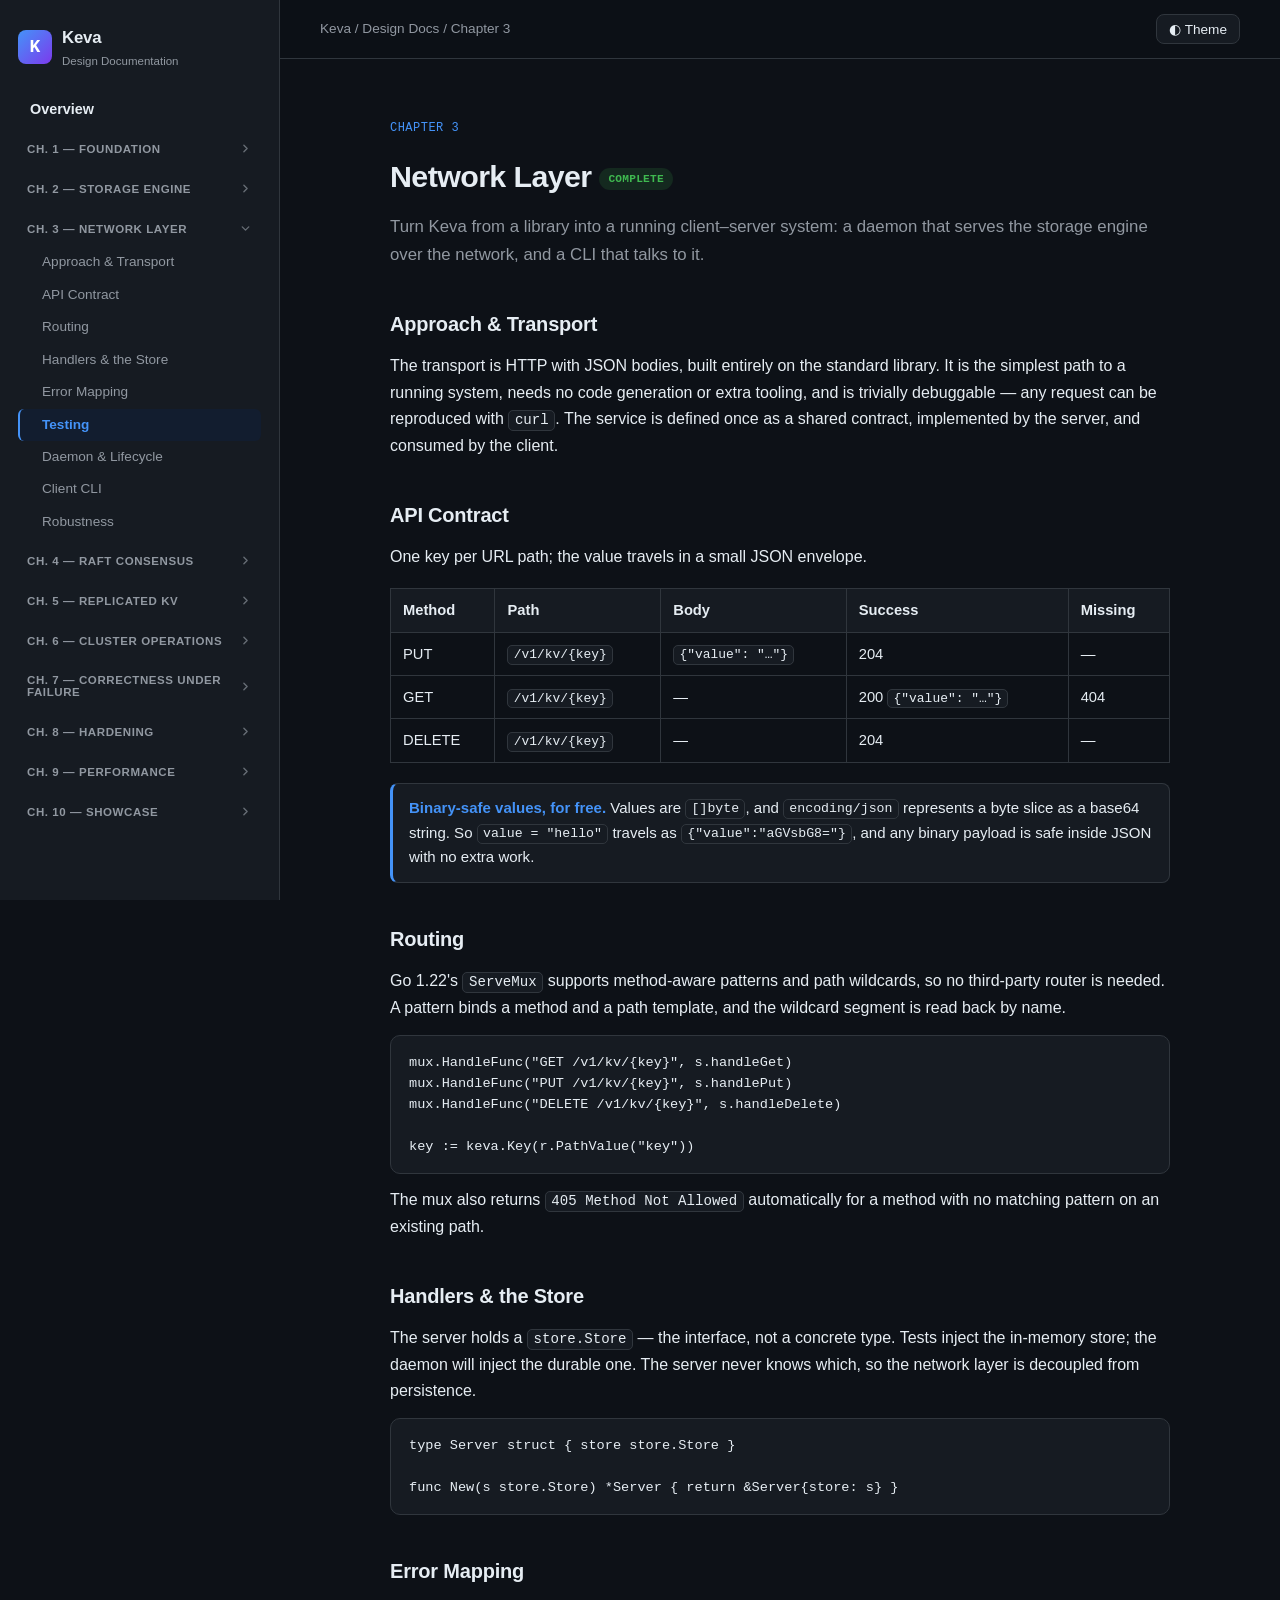
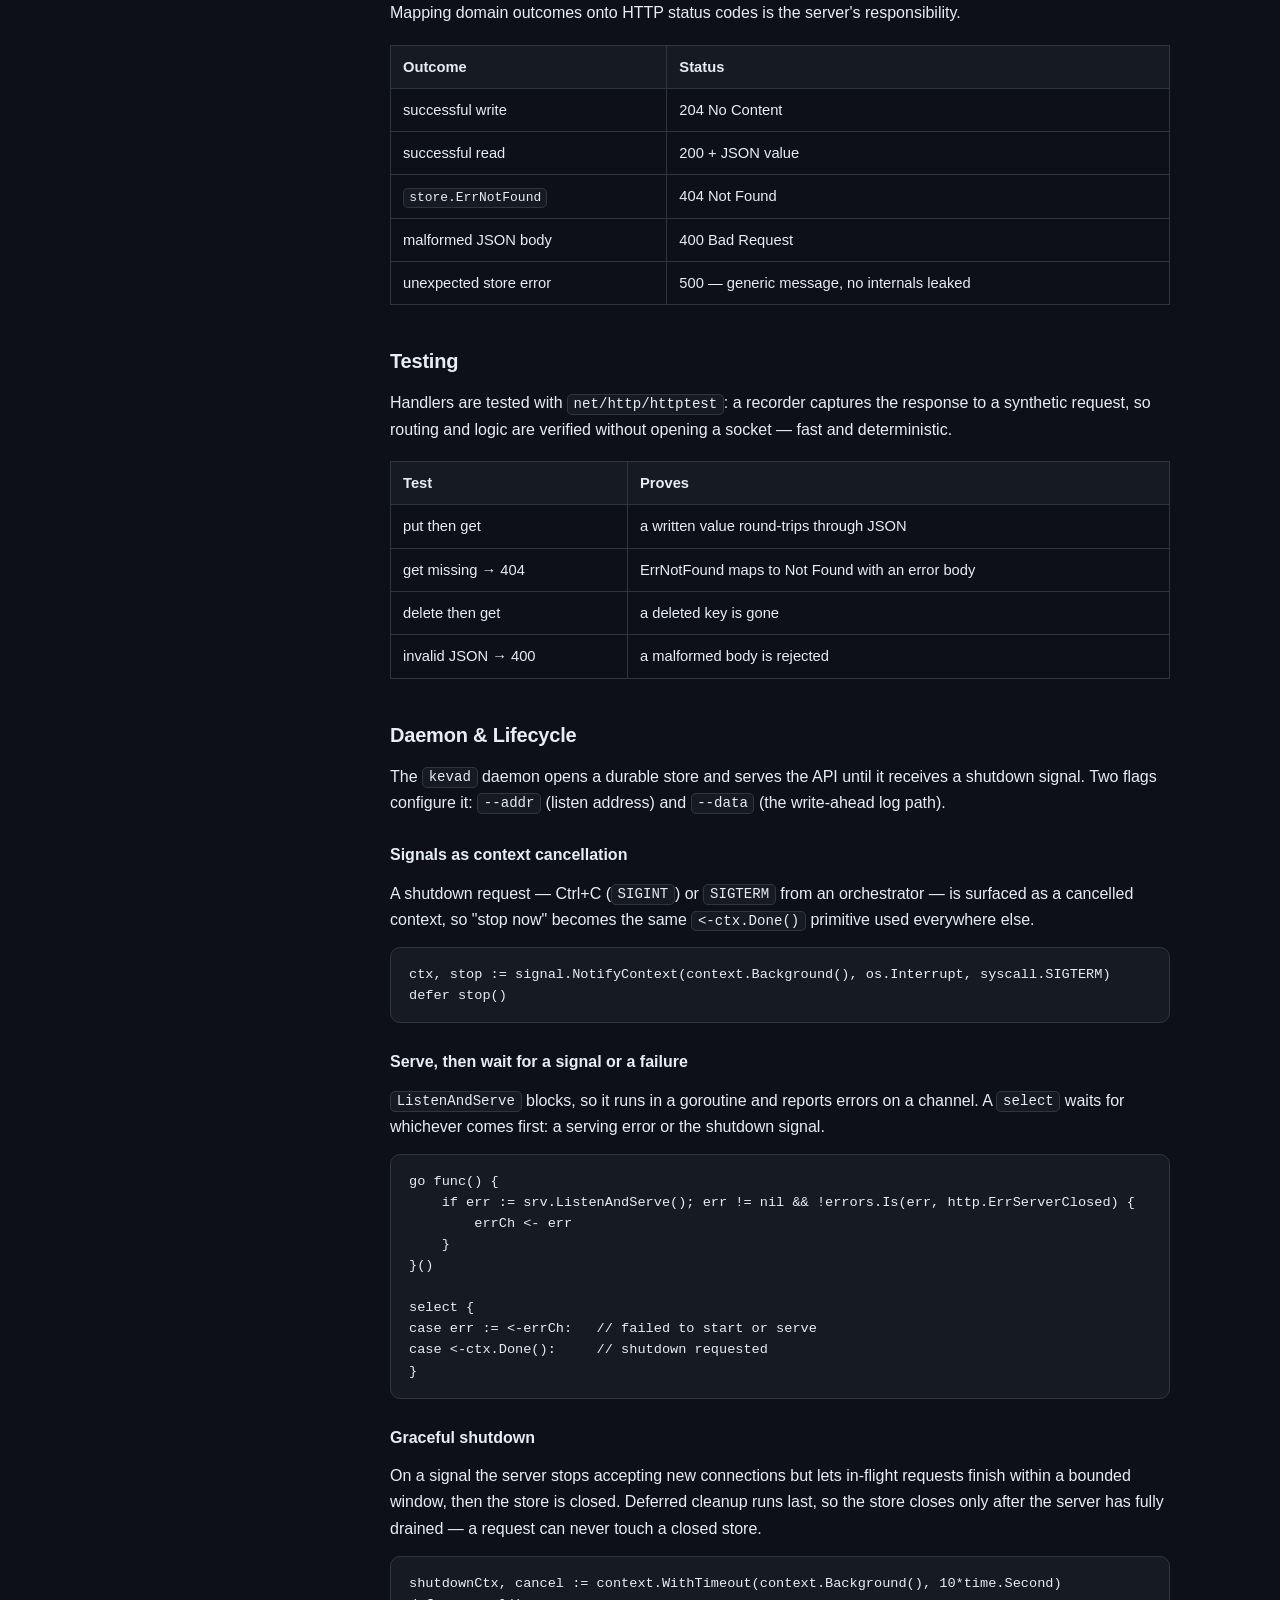
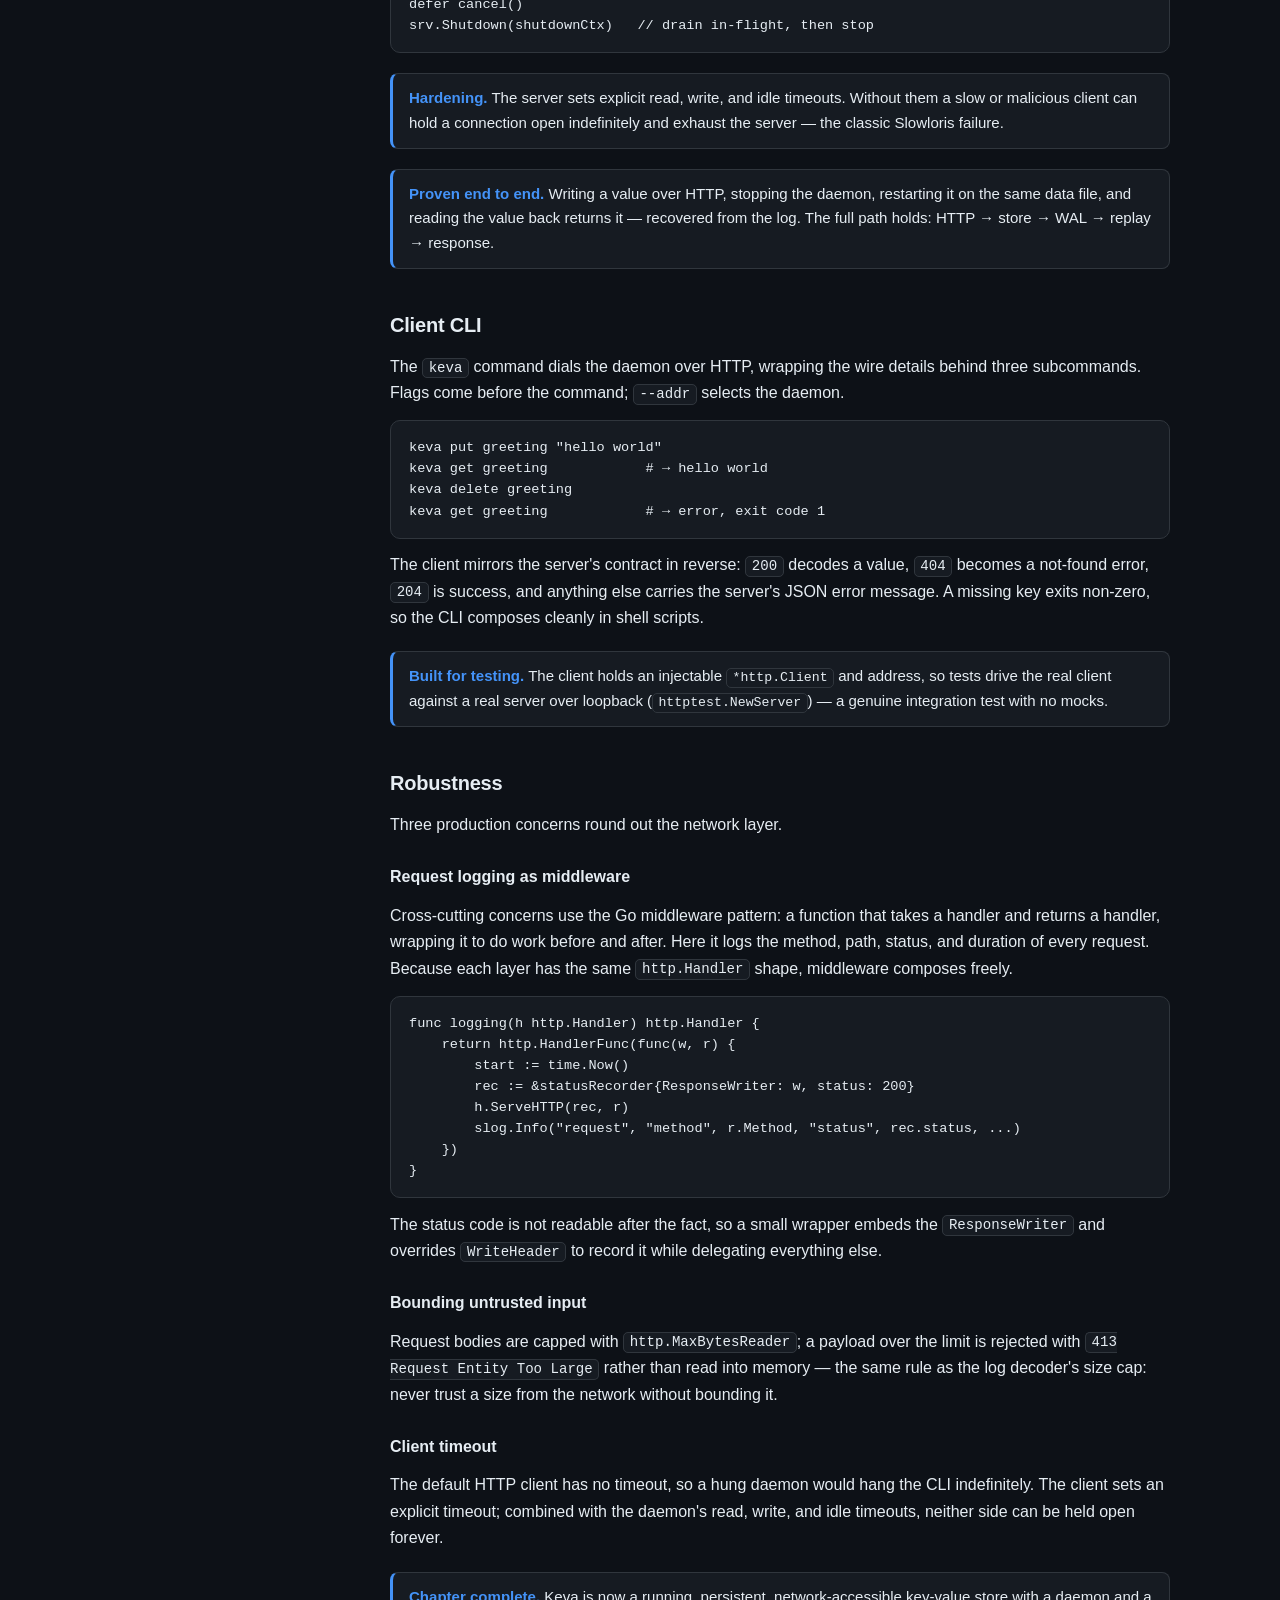
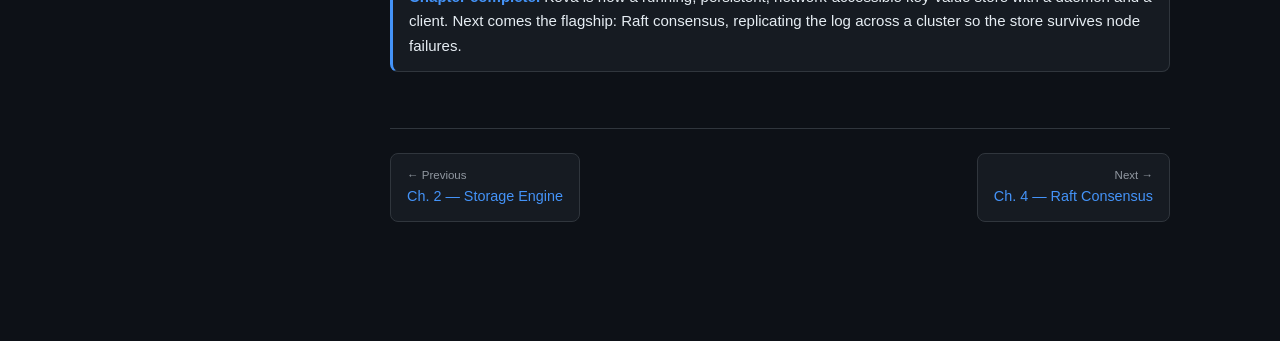
<file: docs/chapters/chapter3.html>
<!DOCTYPE html>
<html lang="en" data-theme="dark">
<head>
<meta charset="utf-8" />
<meta name="viewport" content="width=device-width, initial-scale=1" />
<title>Ch. 3 · Network Layer — Keva</title>
<link rel="stylesheet" href="../style.css" />
</head>
<body>
<div class="layout">
  <aside class="sidebar" id="sidebar"></aside>
  <main>
    <div class="topbar">
      <span class="crumb">Keva / Design Docs / Chapter 3</span>
      <button class="theme-btn" id="themeBtn">◐ Theme</button>
    </div>
    <div class="content">
      <section class="chapter" id="chapter-3">
        <p class="eyebrow">CHAPTER 3</p>
        <h2 class="chapter-title">Network Layer <span class="pill done">COMPLETE</span></h2>
        <p class="lead">
          Turn Keva from a library into a running client–server system: a daemon that serves
          the storage engine over the network, and a CLI that talks to it.
        </p>

        <h3 id="c3-approach">Approach &amp; Transport</h3>
        <p>
          The transport is HTTP with JSON bodies, built entirely on the standard library. It
          is the simplest path to a running system, needs no code generation or extra tooling,
          and is trivially debuggable — any request can be reproduced with <code>curl</code>.
          The service is defined once as a shared contract, implemented by the server, and
          consumed by the client.
        </p>

        <h3 id="c3-contract">API Contract</h3>
        <p>One key per URL path; the value travels in a small JSON envelope.</p>
        <table>
          <thead><tr><th>Method</th><th>Path</th><th>Body</th><th>Success</th><th>Missing</th></tr></thead>
          <tbody>
            <tr><td>PUT</td><td><code>/v1/kv/{key}</code></td><td><code>{"value": "…"}</code></td><td>204</td><td>—</td></tr>
            <tr><td>GET</td><td><code>/v1/kv/{key}</code></td><td>—</td><td>200 <code>{"value": "…"}</code></td><td>404</td></tr>
            <tr><td>DELETE</td><td><code>/v1/kv/{key}</code></td><td>—</td><td>204</td><td>—</td></tr>
          </tbody>
        </table>
        <div class="callout">
          <span class="k">Binary-safe values, for free.</span> Values are <code>[]byte</code>,
          and <code>encoding/json</code> represents a byte slice as a base64 string. So
          <code>value = "hello"</code> travels as <code>{"value":"aGVsbG8="}</code>, and any
          binary payload is safe inside JSON with no extra work.
        </div>

        <h3 id="c3-routing">Routing</h3>
        <p>
          Go 1.22's <code>ServeMux</code> supports method-aware patterns and path wildcards,
          so no third-party router is needed. A pattern binds a method and a path template,
          and the wildcard segment is read back by name.
        </p>
        <pre><code>mux.HandleFunc("GET /v1/kv/{key}", s.handleGet)
mux.HandleFunc("PUT /v1/kv/{key}", s.handlePut)
mux.HandleFunc("DELETE /v1/kv/{key}", s.handleDelete)

key := keva.Key(r.PathValue("key"))</code></pre>
        <p>
          The mux also returns <code>405 Method Not Allowed</code> automatically for a method
          with no matching pattern on an existing path.
        </p>

        <h3 id="c3-handlers">Handlers &amp; the Store</h3>
        <p>
          The server holds a <code>store.Store</code> — the interface, not a concrete type.
          Tests inject the in-memory store; the daemon will inject the durable one. The server
          never knows which, so the network layer is decoupled from persistence.
        </p>
        <pre><code>type Server struct { store store.Store }

func New(s store.Store) *Server { return &amp;Server{store: s} }</code></pre>

        <h3 id="c3-errors">Error Mapping</h3>
        <p>Mapping domain outcomes onto HTTP status codes is the server's responsibility.</p>
        <table>
          <thead><tr><th>Outcome</th><th>Status</th></tr></thead>
          <tbody>
            <tr><td>successful write</td><td>204 No Content</td></tr>
            <tr><td>successful read</td><td>200 + JSON value</td></tr>
            <tr><td><code>store.ErrNotFound</code></td><td>404 Not Found</td></tr>
            <tr><td>malformed JSON body</td><td>400 Bad Request</td></tr>
            <tr><td>unexpected store error</td><td>500 — generic message, no internals leaked</td></tr>
          </tbody>
        </table>

        <h3 id="c3-testing">Testing</h3>
        <p>
          Handlers are tested with <code>net/http/httptest</code>: a recorder captures the
          response to a synthetic request, so routing and logic are verified without opening a
          socket — fast and deterministic.
        </p>
        <table>
          <thead><tr><th>Test</th><th>Proves</th></tr></thead>
          <tbody>
            <tr><td>put then get</td><td>a written value round-trips through JSON</td></tr>
            <tr><td>get missing → 404</td><td>ErrNotFound maps to Not Found with an error body</td></tr>
            <tr><td>delete then get</td><td>a deleted key is gone</td></tr>
            <tr><td>invalid JSON → 400</td><td>a malformed body is rejected</td></tr>
          </tbody>
        </table>

        <h3 id="c3-daemon">Daemon &amp; Lifecycle</h3>
        <p>
          The <code>kevad</code> daemon opens a durable store and serves the API until it
          receives a shutdown signal. Two flags configure it: <code>--addr</code> (listen
          address) and <code>--data</code> (the write-ahead log path).
        </p>

        <h4>Signals as context cancellation</h4>
        <p>
          A shutdown request — Ctrl+C (<code>SIGINT</code>) or <code>SIGTERM</code> from an
          orchestrator — is surfaced as a cancelled context, so "stop now" becomes the same
          <code>&lt;-ctx.Done()</code> primitive used everywhere else.
        </p>
        <pre><code>ctx, stop := signal.NotifyContext(context.Background(), os.Interrupt, syscall.SIGTERM)
defer stop()</code></pre>

        <h4>Serve, then wait for a signal or a failure</h4>
        <p>
          <code>ListenAndServe</code> blocks, so it runs in a goroutine and reports errors on
          a channel. A <code>select</code> waits for whichever comes first: a serving error or
          the shutdown signal.
        </p>
        <pre><code>go func() {
    if err := srv.ListenAndServe(); err != nil &amp;&amp; !errors.Is(err, http.ErrServerClosed) {
        errCh &lt;- err
    }
}()

select {
case err := &lt;-errCh:   // failed to start or serve
case &lt;-ctx.Done():     // shutdown requested
}</code></pre>

        <h4>Graceful shutdown</h4>
        <p>
          On a signal the server stops accepting new connections but lets in-flight requests
          finish within a bounded window, then the store is closed. Deferred cleanup runs last,
          so the store closes only after the server has fully drained — a request can never
          touch a closed store.
        </p>
        <pre><code>shutdownCtx, cancel := context.WithTimeout(context.Background(), 10*time.Second)
defer cancel()
srv.Shutdown(shutdownCtx)   // drain in-flight, then stop</code></pre>

        <div class="callout">
          <span class="k">Hardening.</span> The server sets explicit read, write, and idle
          timeouts. Without them a slow or malicious client can hold a connection open
          indefinitely and exhaust the server — the classic Slowloris failure.
        </div>

        <div class="callout">
          <span class="k">Proven end to end.</span> Writing a value over HTTP, stopping the
          daemon, restarting it on the same data file, and reading the value back returns it —
          recovered from the log. The full path holds: HTTP → store → WAL → replay → response.
        </div>

        <h3 id="c3-client">Client CLI</h3>
        <p>
          The <code>keva</code> command dials the daemon over HTTP, wrapping the wire details
          behind three subcommands. Flags come before the command; <code>--addr</code> selects
          the daemon.
        </p>
        <pre><code>keva put greeting "hello world"
keva get greeting            # → hello world
keva delete greeting
keva get greeting            # → error, exit code 1</code></pre>
        <p>
          The client mirrors the server's contract in reverse: <code>200</code> decodes a
          value, <code>404</code> becomes a not-found error, <code>204</code> is success, and
          anything else carries the server's JSON error message. A missing key exits non-zero,
          so the CLI composes cleanly in shell scripts.
        </p>
        <div class="callout">
          <span class="k">Built for testing.</span> The client holds an injectable
          <code>*http.Client</code> and address, so tests drive the real client against a real
          server over loopback (<code>httptest.NewServer</code>) — a genuine integration test
          with no mocks.
        </div>

        <h3 id="c3-robustness">Robustness</h3>
        <p>Three production concerns round out the network layer.</p>

        <h4>Request logging as middleware</h4>
        <p>
          Cross-cutting concerns use the Go middleware pattern: a function that takes a handler
          and returns a handler, wrapping it to do work before and after. Here it logs the
          method, path, status, and duration of every request. Because each layer has the same
          <code>http.Handler</code> shape, middleware composes freely.
        </p>
        <pre><code>func logging(h http.Handler) http.Handler {
    return http.HandlerFunc(func(w, r) {
        start := time.Now()
        rec := &amp;statusRecorder{ResponseWriter: w, status: 200}
        h.ServeHTTP(rec, r)
        slog.Info("request", "method", r.Method, "status", rec.status, ...)
    })
}</code></pre>
        <p>
          The status code is not readable after the fact, so a small wrapper embeds the
          <code>ResponseWriter</code> and overrides <code>WriteHeader</code> to record it while
          delegating everything else.
        </p>

        <h4>Bounding untrusted input</h4>
        <p>
          Request bodies are capped with <code>http.MaxBytesReader</code>; a payload over the
          limit is rejected with <code>413 Request Entity Too Large</code> rather than read
          into memory — the same rule as the log decoder's size cap: never trust a size from
          the network without bounding it.
        </p>

        <h4>Client timeout</h4>
        <p>
          The default HTTP client has no timeout, so a hung daemon would hang the CLI
          indefinitely. The client sets an explicit timeout; combined with the daemon's read,
          write, and idle timeouts, neither side can be held open forever.
        </p>

        <div class="callout">
          <span class="k">Chapter complete.</span> Keva is now a running, persistent,
          network-accessible key-value store with a daemon and a client. Next comes the
          flagship: Raft consensus, replicating the log across a cluster so the store survives
          node failures.
        </div>

        <div class="page-nav">
          <a href="chapter2.html"><span class="nav-dir">← Previous</span>Ch. 2 — Storage Engine</a>
          <a class="next" href="chapter4.html"><span class="nav-dir">Next →</span>Ch. 4 — Raft Consensus</a>
        </div>
      </section>
    </div>
  </main>
</div>
<script src="../script.js"></script>
</body>
</html>
</file>
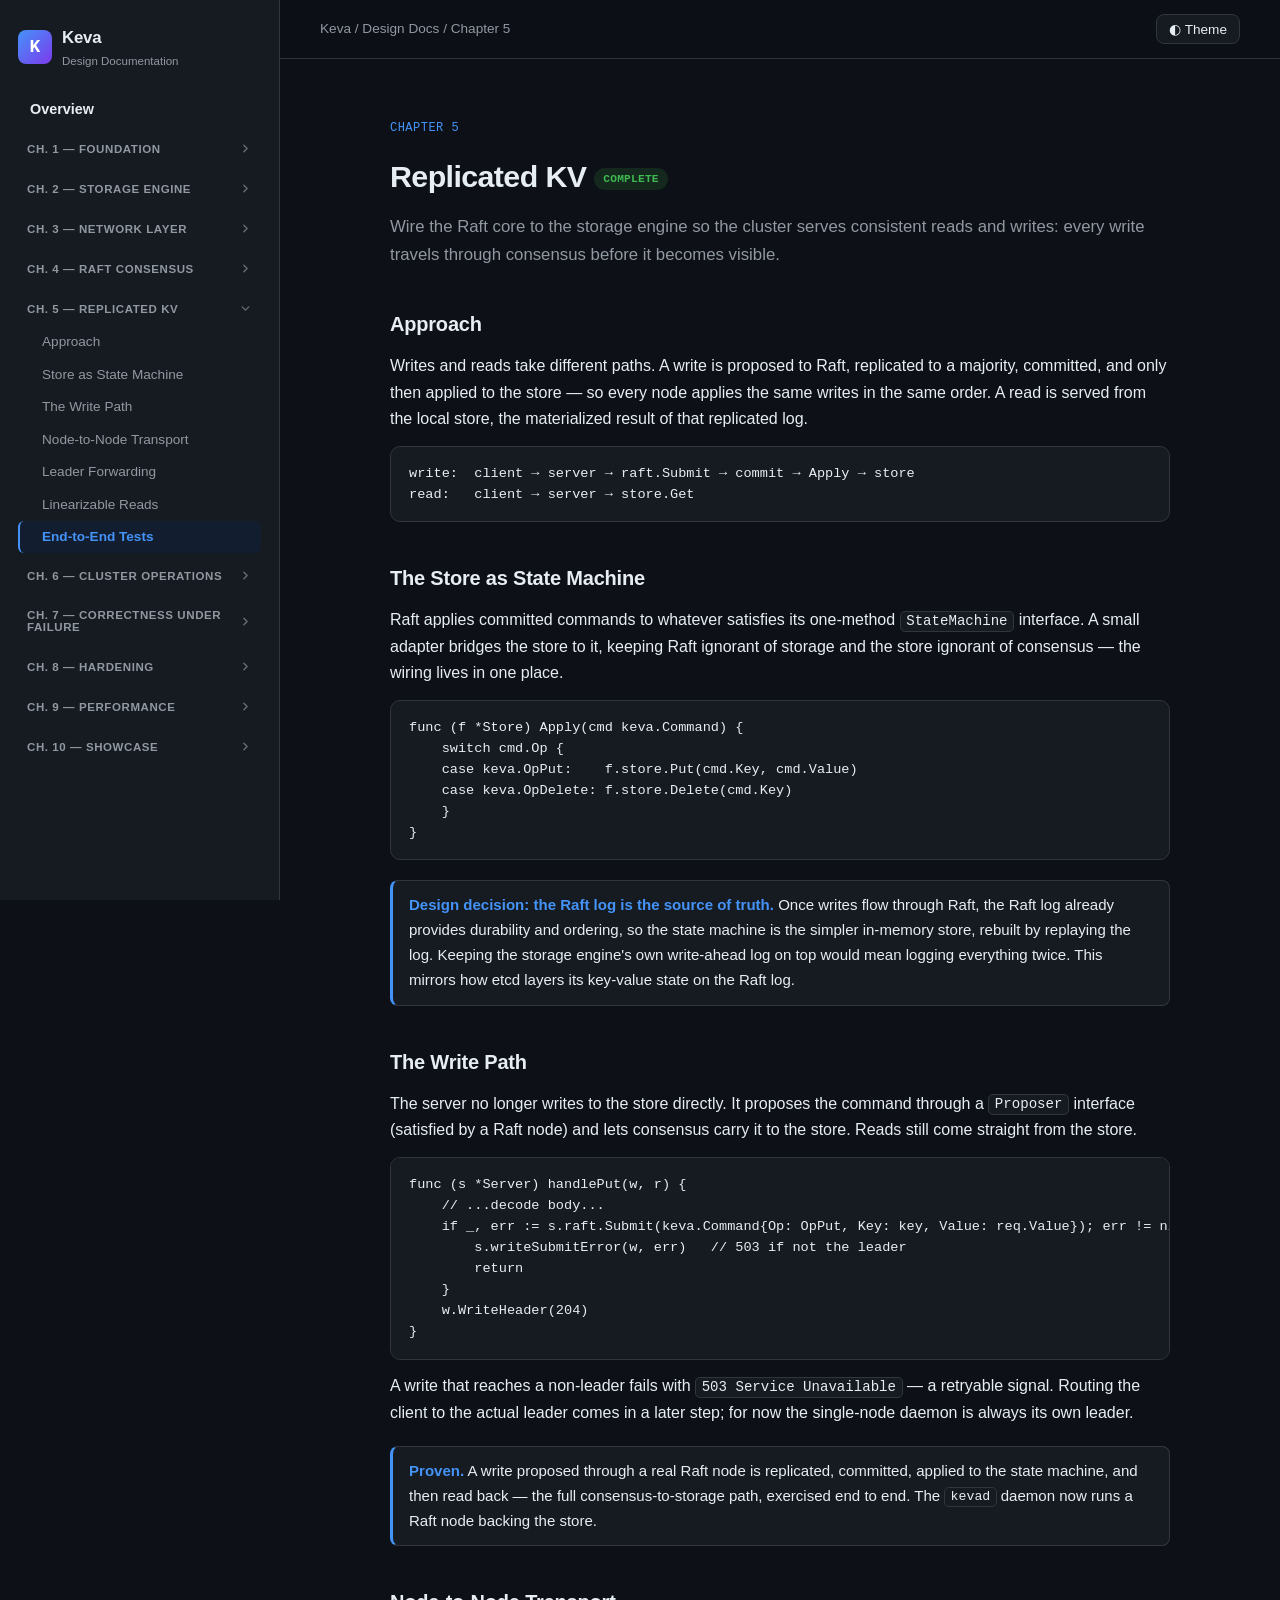
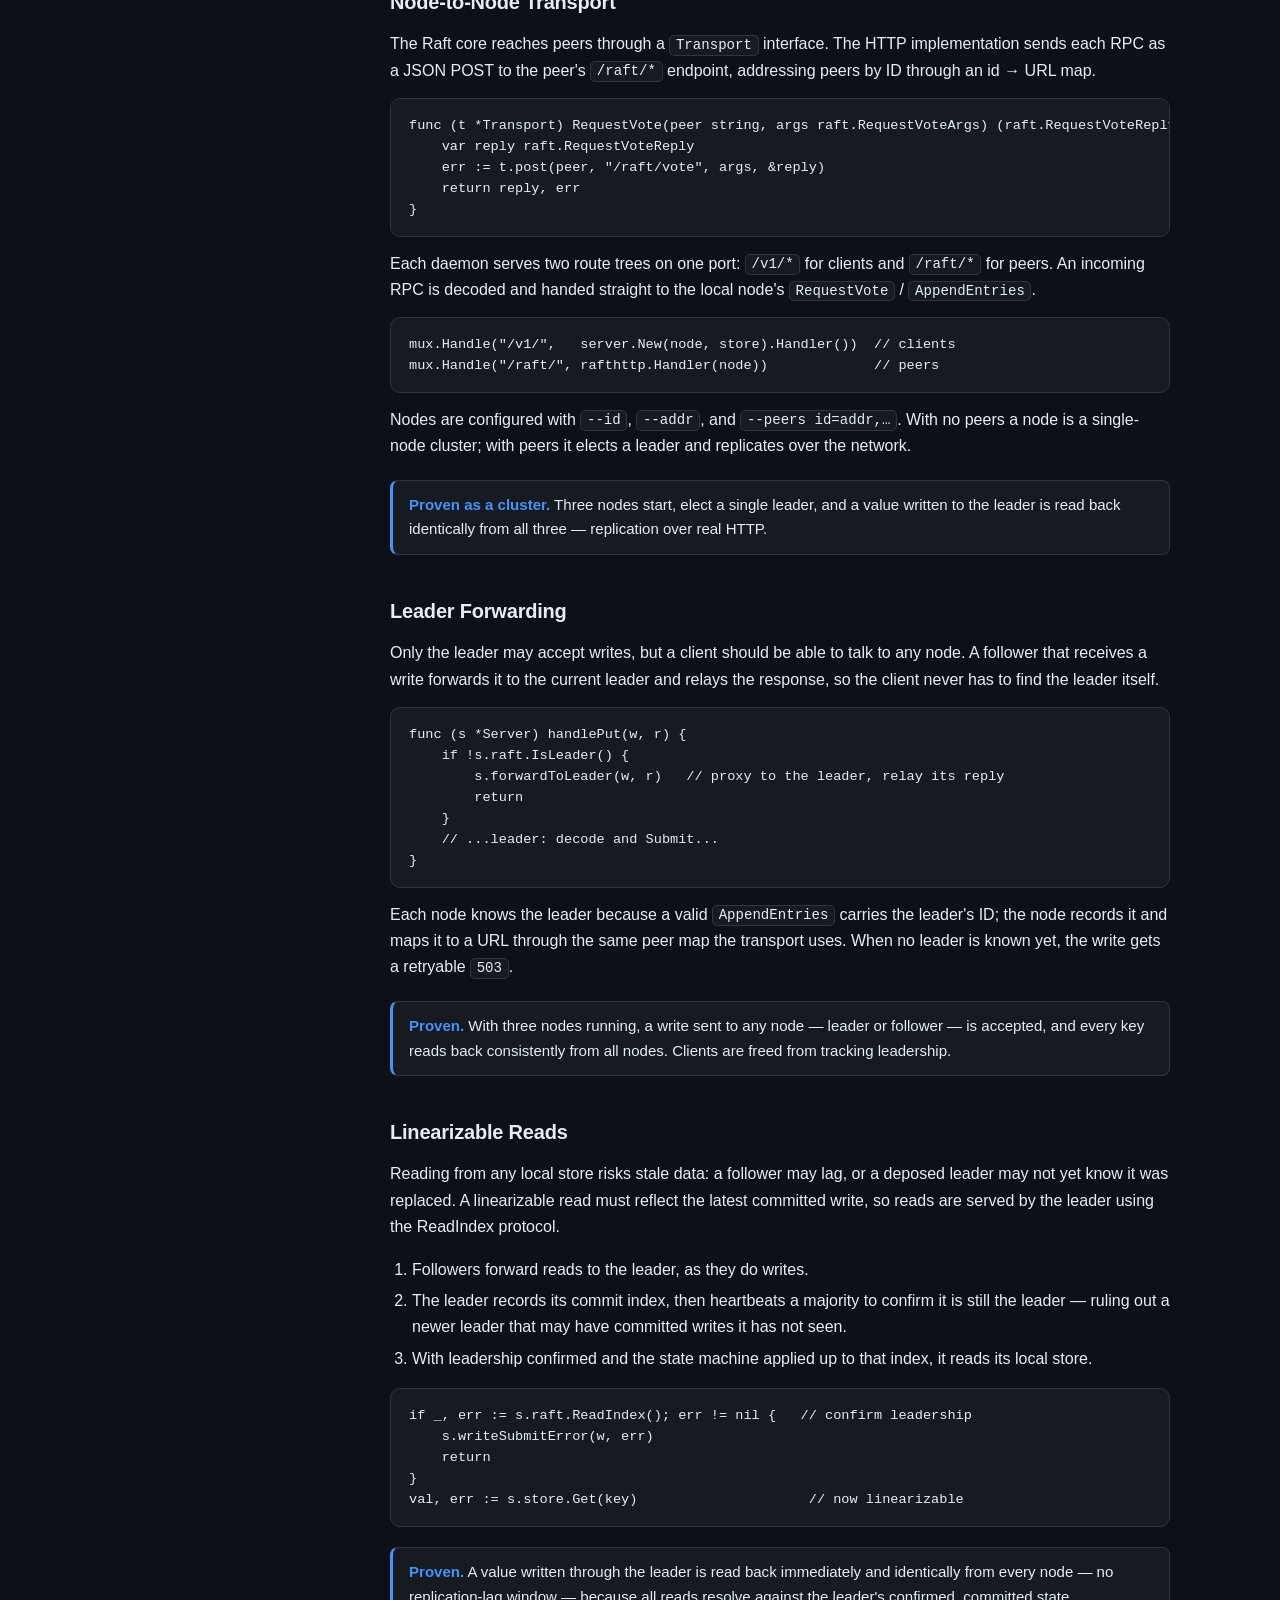
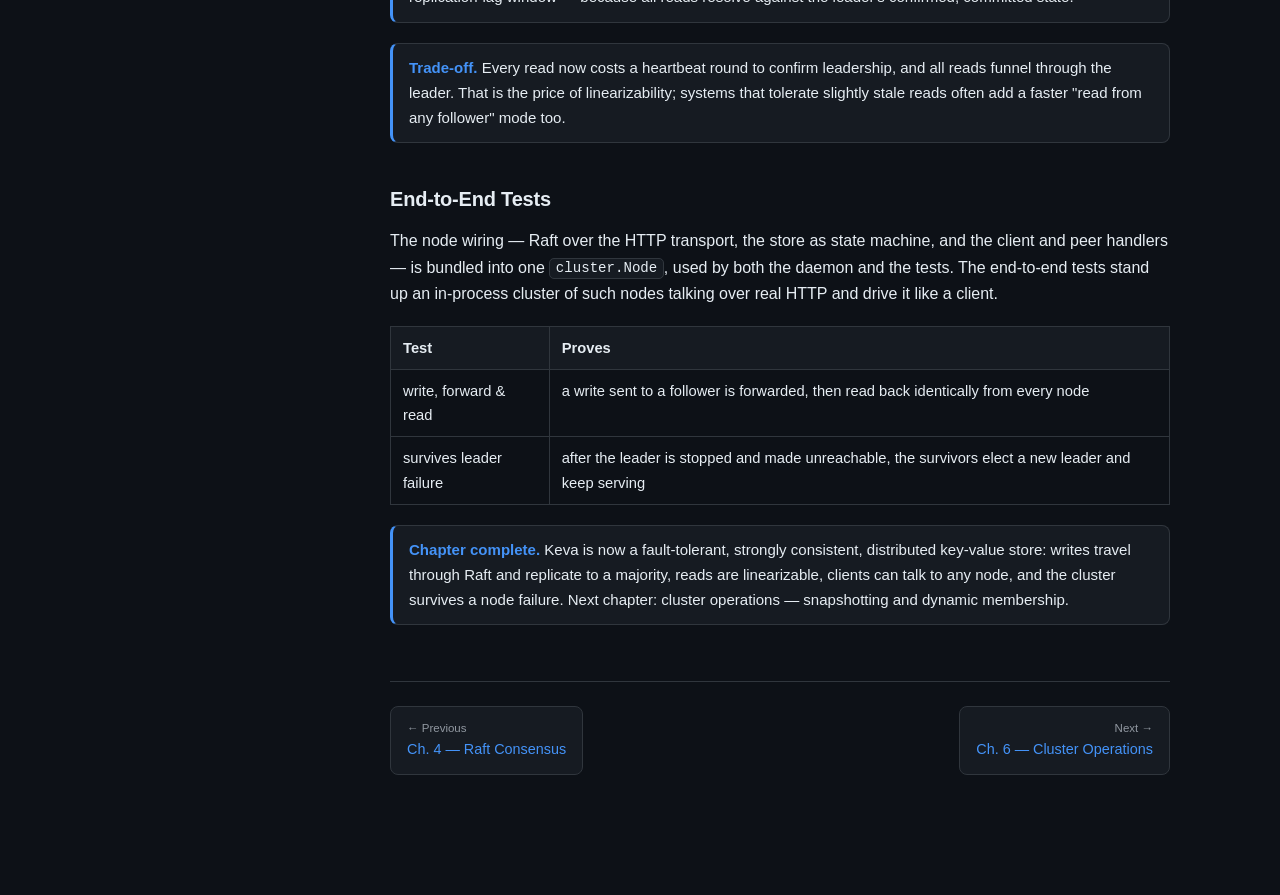
<file: docs/chapters/chapter5.html>
<!DOCTYPE html>
<html lang="en" data-theme="dark">
<head>
<meta charset="utf-8" />
<meta name="viewport" content="width=device-width, initial-scale=1" />
<title>Ch. 5 · Replicated KV — Keva</title>
<link rel="stylesheet" href="../style.css" />
</head>
<body>
<div class="layout">
  <aside class="sidebar" id="sidebar"></aside>
  <main>
    <div class="topbar">
      <span class="crumb">Keva / Design Docs / Chapter 5</span>
      <button class="theme-btn" id="themeBtn">◐ Theme</button>
    </div>
    <div class="content">
      <section class="chapter" id="chapter-5">
        <p class="eyebrow">CHAPTER 5</p>
        <h2 class="chapter-title">Replicated KV <span class="pill done">COMPLETE</span></h2>
        <p class="lead">
          Wire the Raft core to the storage engine so the cluster serves consistent reads and
          writes: every write travels through consensus before it becomes visible.
        </p>

        <h3 id="c5-approach">Approach</h3>
        <p>
          Writes and reads take different paths. A write is proposed to Raft, replicated to a
          majority, committed, and only then applied to the store — so every node applies the
          same writes in the same order. A read is served from the local store, the materialized
          result of that replicated log.
        </p>
        <pre><code>write:  client → server → raft.Submit → commit → Apply → store
read:   client → server → store.Get</code></pre>

        <h3 id="c5-fsm">The Store as State Machine</h3>
        <p>
          Raft applies committed commands to whatever satisfies its one-method
          <code>StateMachine</code> interface. A small adapter bridges the store to it, keeping
          Raft ignorant of storage and the store ignorant of consensus — the wiring lives in one
          place.
        </p>
        <pre><code>func (f *Store) Apply(cmd keva.Command) {
    switch cmd.Op {
    case keva.OpPut:    f.store.Put(cmd.Key, cmd.Value)
    case keva.OpDelete: f.store.Delete(cmd.Key)
    }
}</code></pre>

        <div class="callout">
          <span class="k">Design decision: the Raft log is the source of truth.</span> Once
          writes flow through Raft, the Raft log already provides durability and ordering, so the
          state machine is the simpler in-memory store, rebuilt by replaying the log. Keeping the
          storage engine's own write-ahead log on top would mean logging everything twice. This
          mirrors how etcd layers its key-value state on the Raft log.
        </div>

        <h3 id="c5-writepath">The Write Path</h3>
        <p>
          The server no longer writes to the store directly. It proposes the command through a
          <code>Proposer</code> interface (satisfied by a Raft node) and lets consensus carry it
          to the store. Reads still come straight from the store.
        </p>
        <pre><code>func (s *Server) handlePut(w, r) {
    // ...decode body...
    if _, err := s.raft.Submit(keva.Command{Op: OpPut, Key: key, Value: req.Value}); err != nil {
        s.writeSubmitError(w, err)   // 503 if not the leader
        return
    }
    w.WriteHeader(204)
}</code></pre>
        <p>
          A write that reaches a non-leader fails with <code>503 Service Unavailable</code> — a
          retryable signal. Routing the client to the actual leader comes in a later step; for now
          the single-node daemon is always its own leader.
        </p>

        <div class="callout">
          <span class="k">Proven.</span> A write proposed through a real Raft node is replicated,
          committed, applied to the state machine, and then read back — the full
          consensus-to-storage path, exercised end to end. The <code>kevad</code> daemon now runs
          a Raft node backing the store.
        </div>

        <h3 id="c5-transport">Node-to-Node Transport</h3>
        <p>
          The Raft core reaches peers through a <code>Transport</code> interface. The HTTP
          implementation sends each RPC as a JSON POST to the peer's <code>/raft/*</code>
          endpoint, addressing peers by ID through an id → URL map.
        </p>
        <pre><code>func (t *Transport) RequestVote(peer string, args raft.RequestVoteArgs) (raft.RequestVoteReply, error) {
    var reply raft.RequestVoteReply
    err := t.post(peer, "/raft/vote", args, &reply)
    return reply, err
}</code></pre>
        <p>
          Each daemon serves two route trees on one port: <code>/v1/*</code> for clients and
          <code>/raft/*</code> for peers. An incoming RPC is decoded and handed straight to the
          local node's <code>RequestVote</code> / <code>AppendEntries</code>.
        </p>
        <pre><code>mux.Handle("/v1/",   server.New(node, store).Handler())  // clients
mux.Handle("/raft/", rafthttp.Handler(node))             // peers</code></pre>
        <p>
          Nodes are configured with <code>--id</code>, <code>--addr</code>, and
          <code>--peers id=addr,…</code>. With no peers a node is a single-node cluster; with
          peers it elects a leader and replicates over the network.
        </p>

        <div class="callout">
          <span class="k">Proven as a cluster.</span> Three nodes start, elect a single leader,
          and a value written to the leader is read back identically from all three —
          replication over real HTTP.
        </div>

        <h3 id="c5-forwarding">Leader Forwarding</h3>
        <p>
          Only the leader may accept writes, but a client should be able to talk to any node. A
          follower that receives a write forwards it to the current leader and relays the
          response, so the client never has to find the leader itself.
        </p>
        <pre><code>func (s *Server) handlePut(w, r) {
    if !s.raft.IsLeader() {
        s.forwardToLeader(w, r)   // proxy to the leader, relay its reply
        return
    }
    // ...leader: decode and Submit...
}</code></pre>
        <p>
          Each node knows the leader because a valid <code>AppendEntries</code> carries the
          leader's ID; the node records it and maps it to a URL through the same peer map the
          transport uses. When no leader is known yet, the write gets a retryable
          <code>503</code>.
        </p>

        <div class="callout">
          <span class="k">Proven.</span> With three nodes running, a write sent to any node —
          leader or follower — is accepted, and every key reads back consistently from all
          nodes. Clients are freed from tracking leadership.
        </div>

        <h3 id="c5-reads">Linearizable Reads</h3>
        <p>
          Reading from any local store risks stale data: a follower may lag, or a deposed leader
          may not yet know it was replaced. A linearizable read must reflect the latest committed
          write, so reads are served by the leader using the ReadIndex protocol.
        </p>
        <ol>
          <li>Followers forward reads to the leader, as they do writes.</li>
          <li>The leader records its commit index, then heartbeats a majority to confirm it is
            still the leader — ruling out a newer leader that may have committed writes it has not
            seen.</li>
          <li>With leadership confirmed and the state machine applied up to that index, it reads
            its local store.</li>
        </ol>
        <pre><code>if _, err := s.raft.ReadIndex(); err != nil {   // confirm leadership
    s.writeSubmitError(w, err)
    return
}
val, err := s.store.Get(key)                     // now linearizable</code></pre>

        <div class="callout">
          <span class="k">Proven.</span> A value written through the leader is read back
          immediately and identically from every node — no replication-lag window — because all
          reads resolve against the leader's confirmed, committed state.
        </div>

        <div class="callout">
          <span class="k">Trade-off.</span> Every read now costs a heartbeat round to confirm
          leadership, and all reads funnel through the leader. That is the price of
          linearizability; systems that tolerate slightly stale reads often add a faster
          "read from any follower" mode too.
        </div>

        <h3 id="c5-e2e">End-to-End Tests</h3>
        <p>
          The node wiring — Raft over the HTTP transport, the store as state machine, and the
          client and peer handlers — is bundled into one <code>cluster.Node</code>, used by both
          the daemon and the tests. The end-to-end tests stand up an in-process cluster of such
          nodes talking over real HTTP and drive it like a client.
        </p>
        <table>
          <thead><tr><th>Test</th><th>Proves</th></tr></thead>
          <tbody>
            <tr><td>write, forward &amp; read</td><td>a write sent to a follower is forwarded, then read back identically from every node</td></tr>
            <tr><td>survives leader failure</td><td>after the leader is stopped and made unreachable, the survivors elect a new leader and keep serving</td></tr>
          </tbody>
        </table>

        <div class="callout">
          <span class="k">Chapter complete.</span> Keva is now a fault-tolerant, strongly
          consistent, distributed key-value store: writes travel through Raft and replicate to a
          majority, reads are linearizable, clients can talk to any node, and the cluster
          survives a node failure. Next chapter: cluster operations — snapshotting and dynamic
          membership.
        </div>

        <div class="page-nav">
          <a href="chapter4.html"><span class="nav-dir">← Previous</span>Ch. 4 — Raft Consensus</a>
          <a class="next" href="chapter6.html"><span class="nav-dir">Next →</span>Ch. 6 — Cluster Operations</a>
        </div>
      </section>
    </div>
  </main>
</div>
<script src="../script.js"></script>
</body>
</html>
</file>
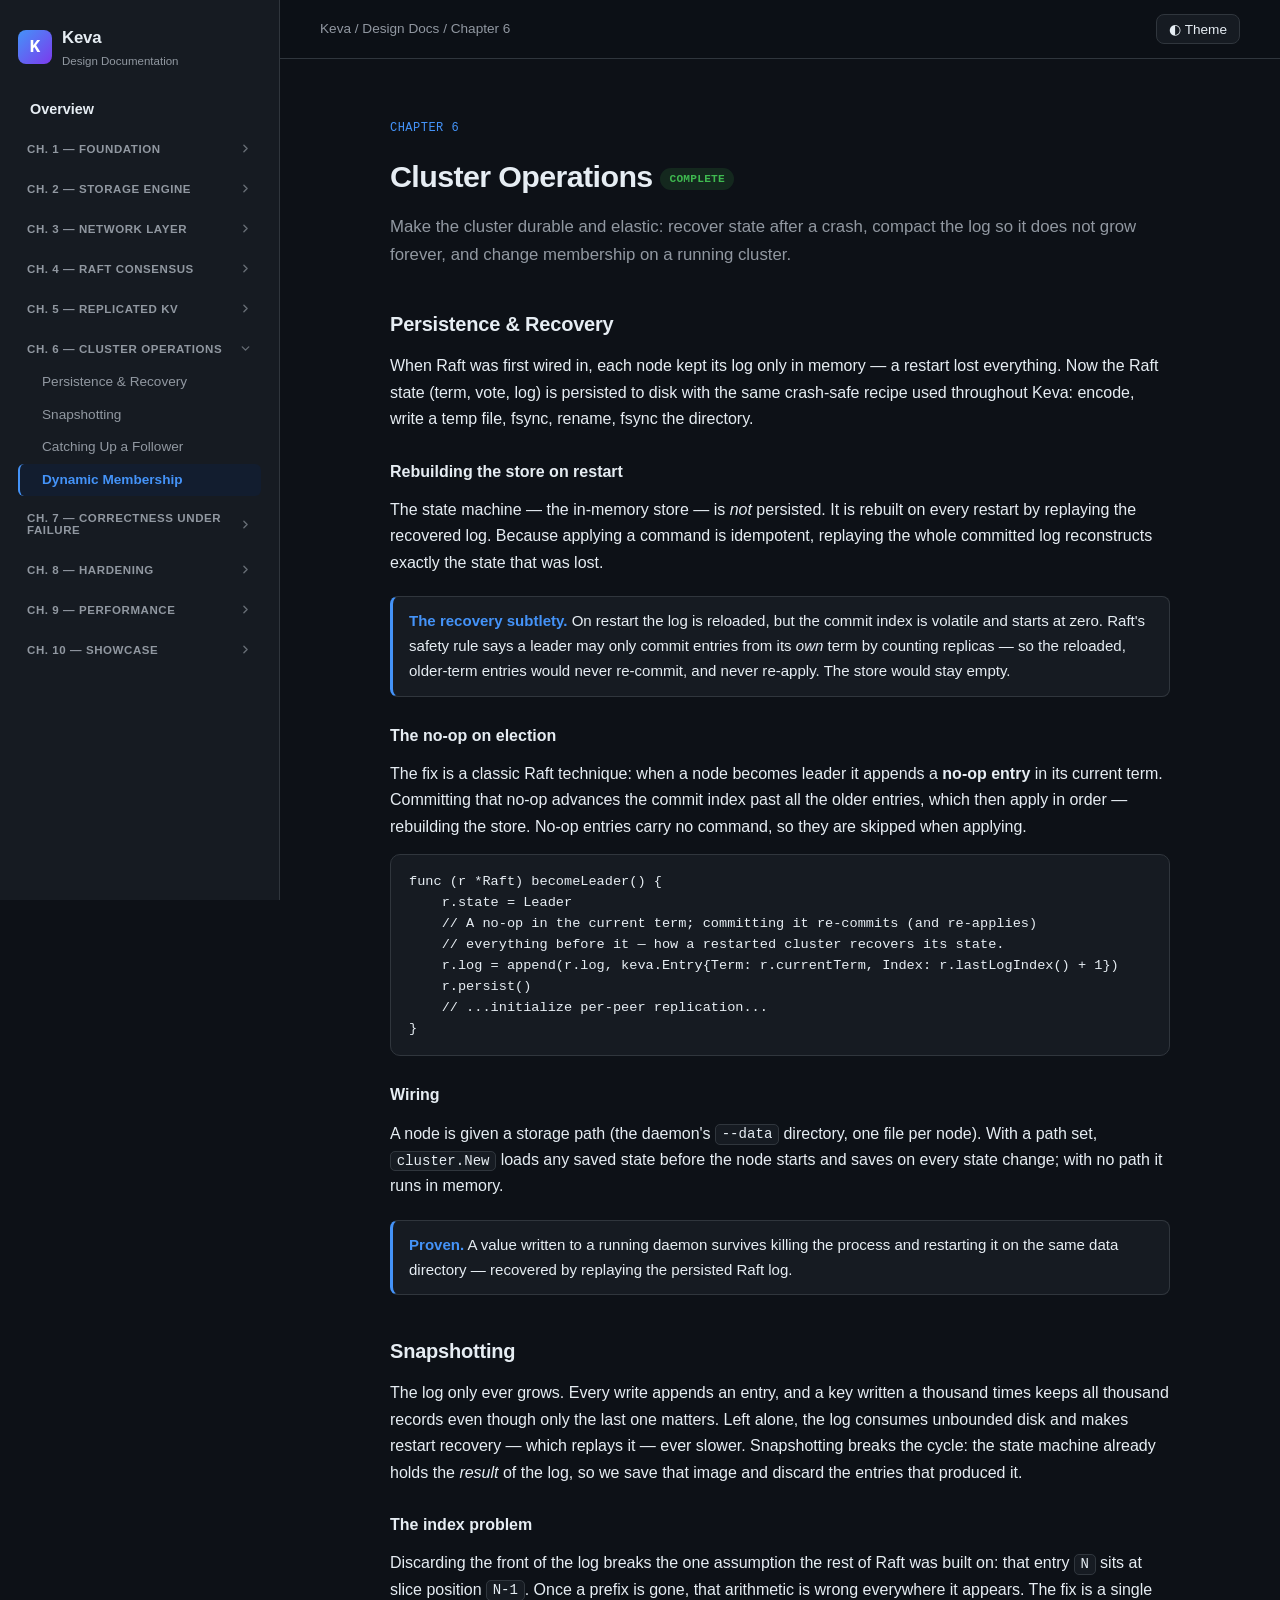
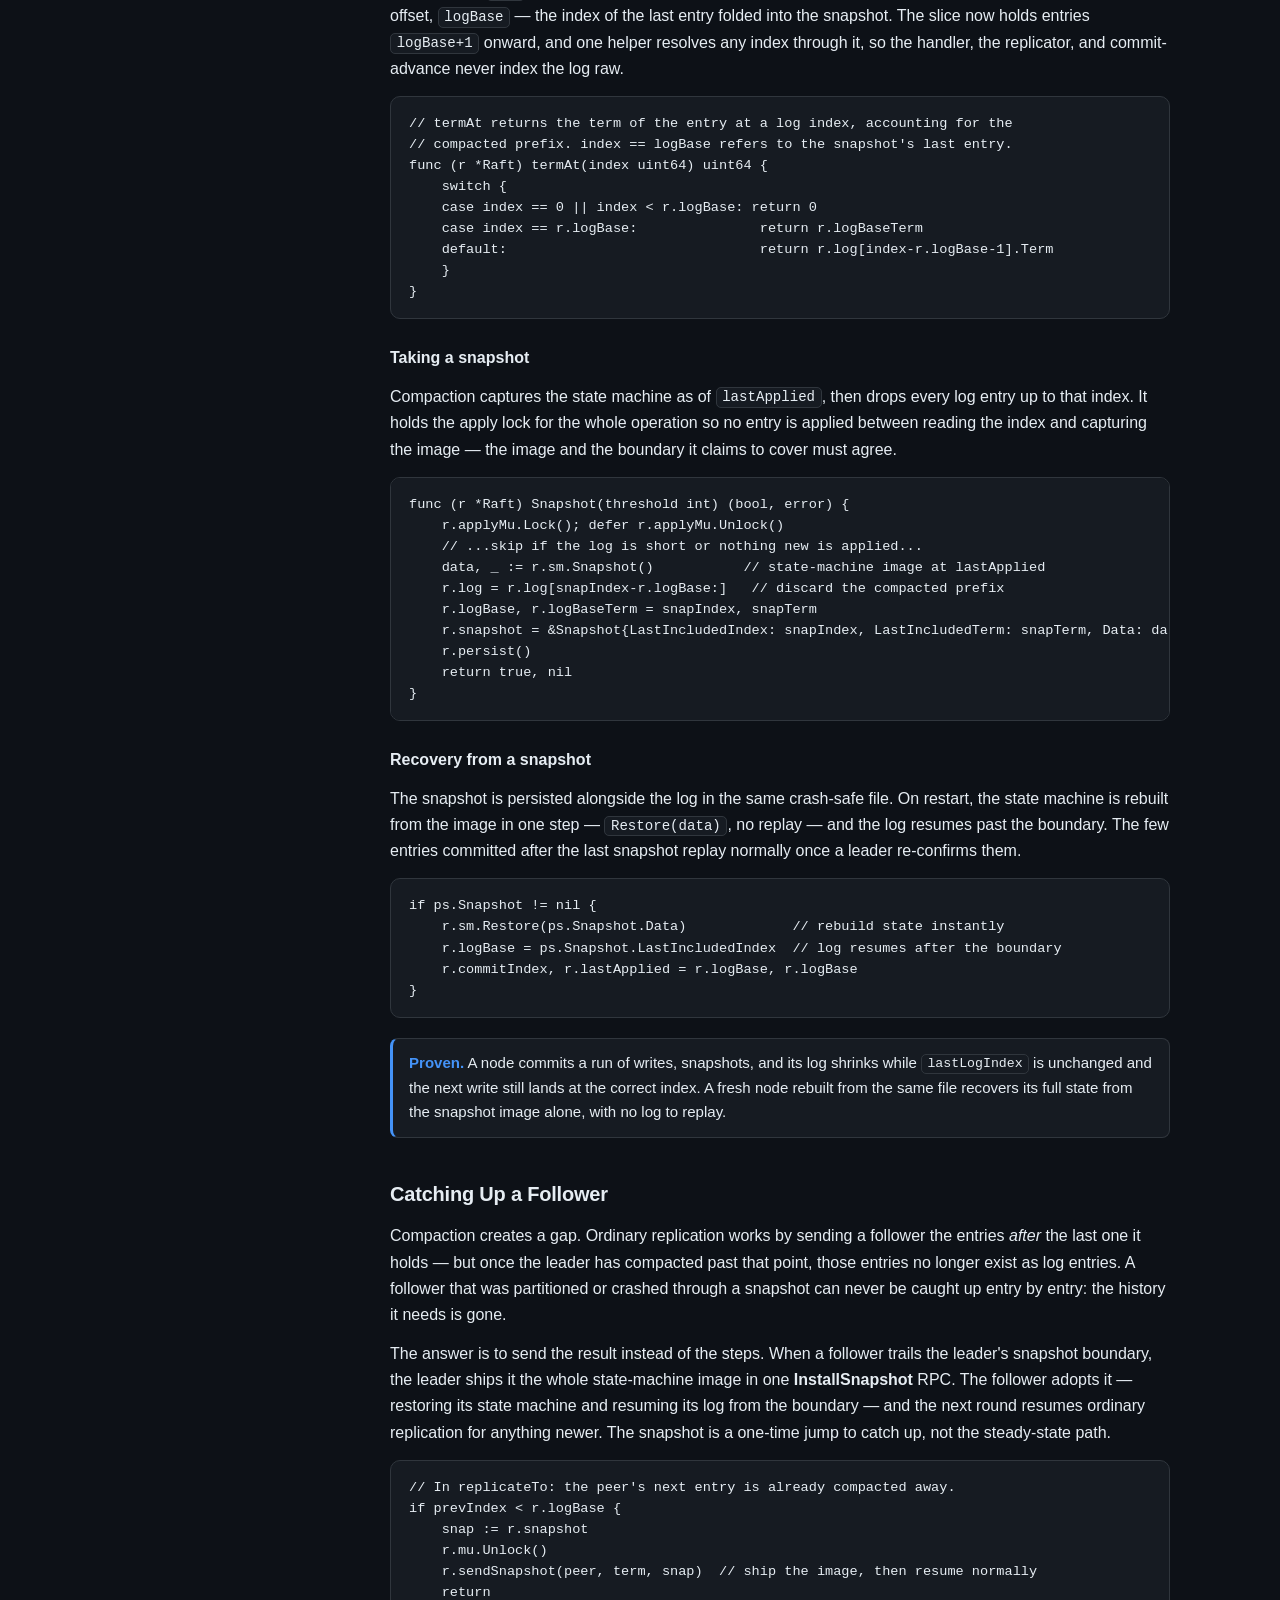
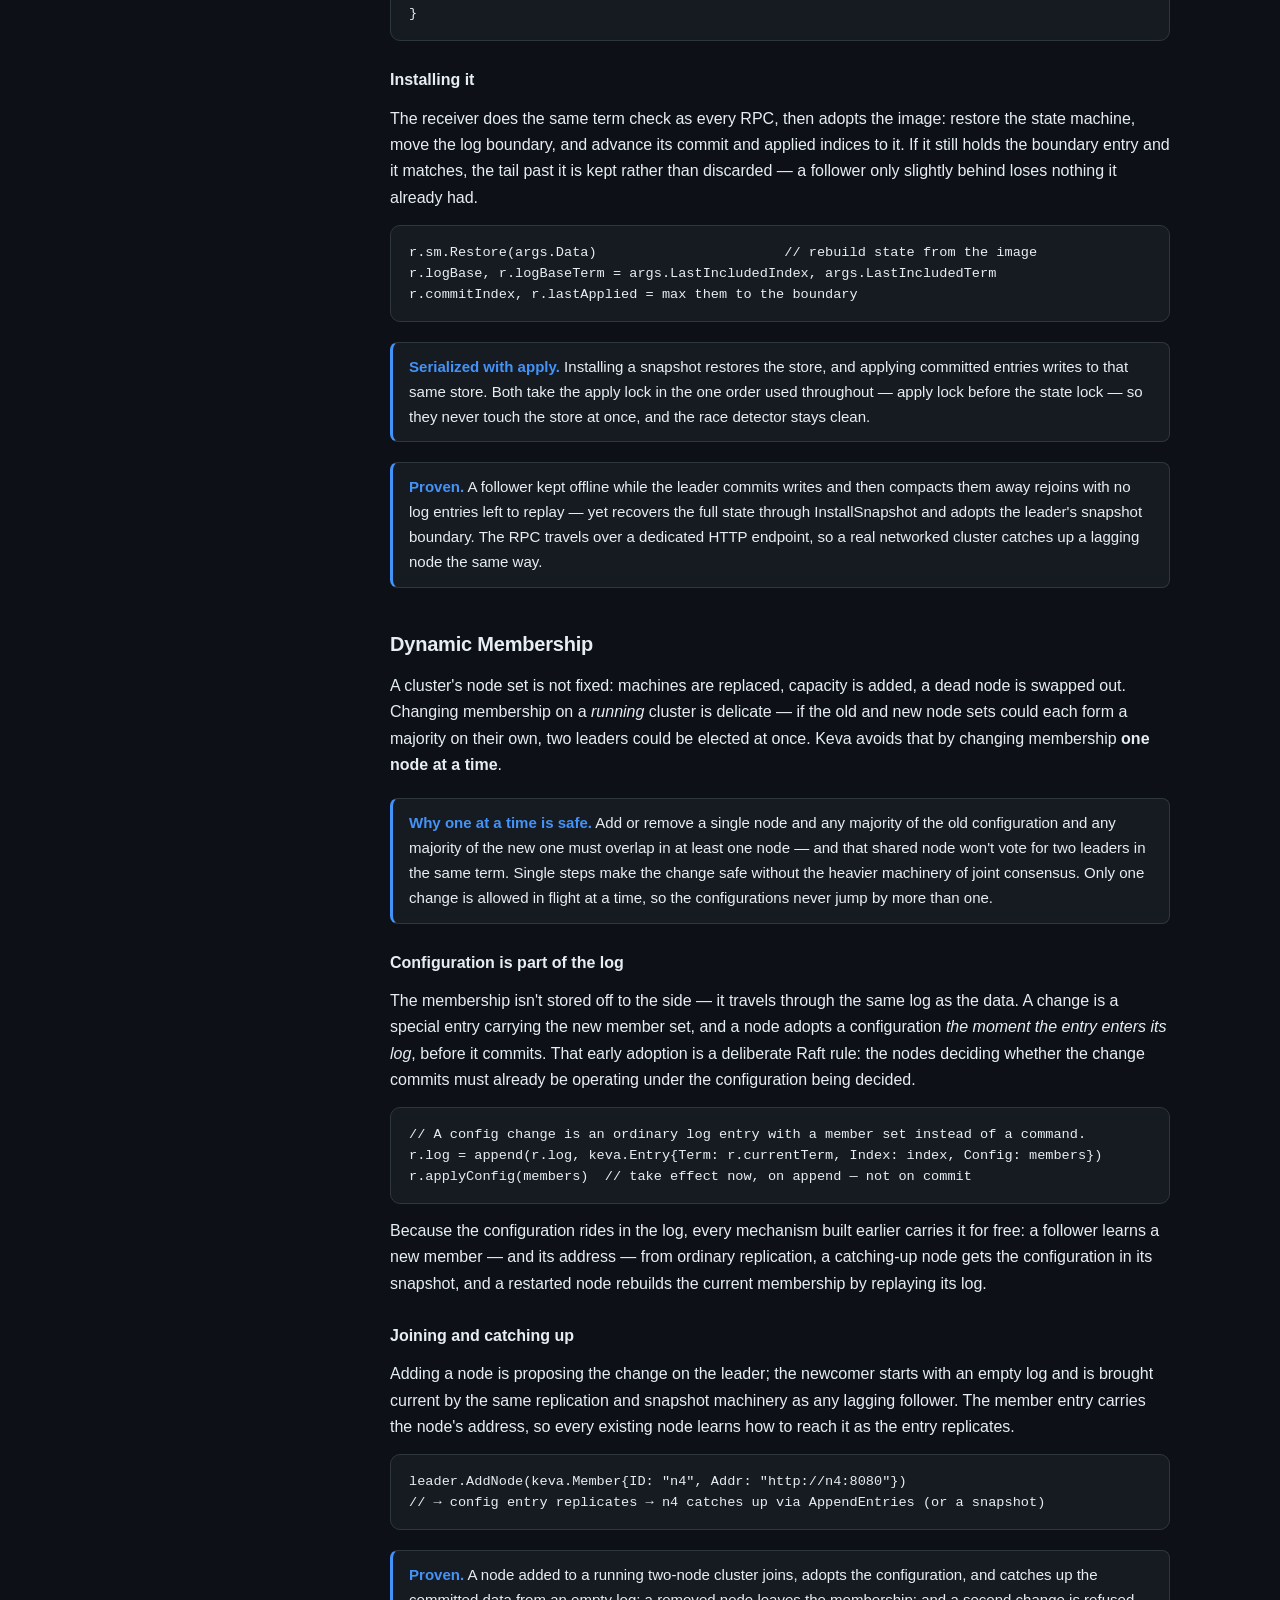
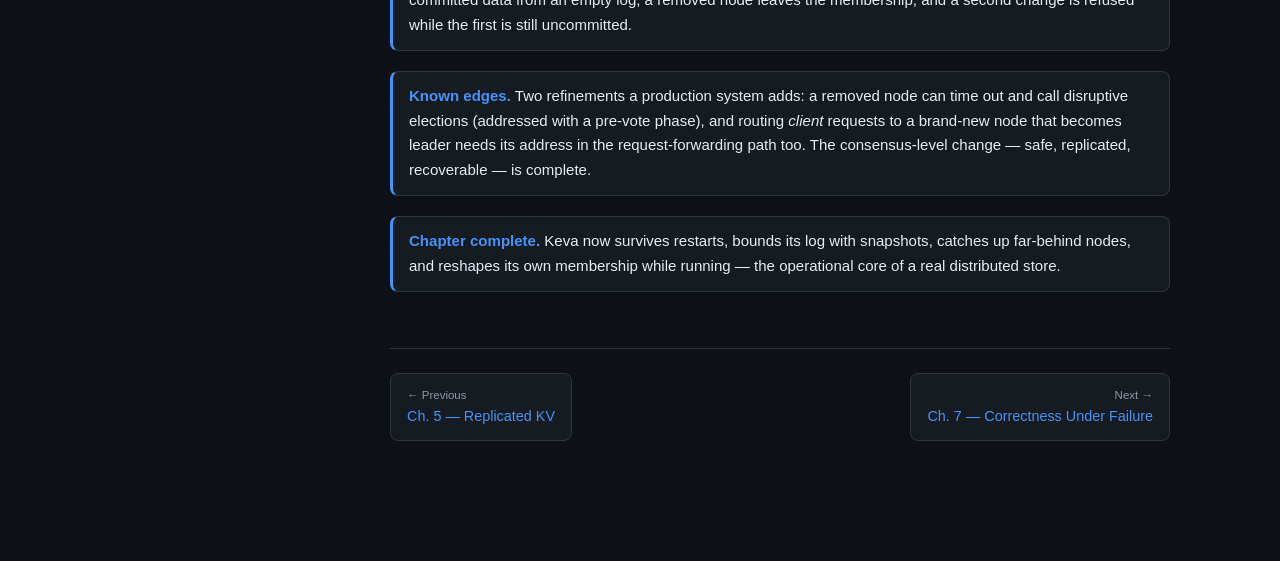
<file: docs/chapters/chapter6.html>
<!DOCTYPE html>
<html lang="en" data-theme="dark">
<head>
<meta charset="utf-8" />
<meta name="viewport" content="width=device-width, initial-scale=1" />
<title>Ch. 6 · Cluster Operations — Keva</title>
<link rel="stylesheet" href="../style.css" />
</head>
<body>
<div class="layout">
  <aside class="sidebar" id="sidebar"></aside>
  <main>
    <div class="topbar">
      <span class="crumb">Keva / Design Docs / Chapter 6</span>
      <button class="theme-btn" id="themeBtn">◐ Theme</button>
    </div>
    <div class="content">
      <section class="chapter" id="chapter-6">
        <p class="eyebrow">CHAPTER 6</p>
        <h2 class="chapter-title">Cluster Operations <span class="pill done">COMPLETE</span></h2>
        <p class="lead">
          Make the cluster durable and elastic: recover state after a crash, compact the log so
          it does not grow forever, and change membership on a running cluster.
        </p>

        <h3 id="c6-persistence">Persistence &amp; Recovery</h3>
        <p>
          When Raft was first wired in, each node kept its log only in memory — a restart lost
          everything. Now the Raft state (term, vote, log) is persisted to disk with the same
          crash-safe recipe used throughout Keva: encode, write a temp file, fsync, rename,
          fsync the directory.
        </p>

        <h4>Rebuilding the store on restart</h4>
        <p>
          The state machine — the in-memory store — is <em>not</em> persisted. It is rebuilt on
          every restart by replaying the recovered log. Because applying a command is idempotent,
          replaying the whole committed log reconstructs exactly the state that was lost.
        </p>

        <div class="callout">
          <span class="k">The recovery subtlety.</span> On restart the log is reloaded, but the
          commit index is volatile and starts at zero. Raft's safety rule says a leader may only
          commit entries from its <em>own</em> term by counting replicas — so the reloaded,
          older-term entries would never re-commit, and never re-apply. The store would stay
          empty.
        </div>

        <h4>The no-op on election</h4>
        <p>
          The fix is a classic Raft technique: when a node becomes leader it appends a <b>no-op
          entry</b> in its current term. Committing that no-op advances the commit index past all
          the older entries, which then apply in order — rebuilding the store. No-op entries carry
          no command, so they are skipped when applying.
        </p>
        <pre><code>func (r *Raft) becomeLeader() {
    r.state = Leader
    // A no-op in the current term; committing it re-commits (and re-applies)
    // everything before it — how a restarted cluster recovers its state.
    r.log = append(r.log, keva.Entry{Term: r.currentTerm, Index: r.lastLogIndex() + 1})
    r.persist()
    // ...initialize per-peer replication...
}</code></pre>

        <h4>Wiring</h4>
        <p>
          A node is given a storage path (the daemon's <code>--data</code> directory, one file
          per node). With a path set, <code>cluster.New</code> loads any saved state before the
          node starts and saves on every state change; with no path it runs in memory.
        </p>

        <div class="callout">
          <span class="k">Proven.</span> A value written to a running daemon survives killing the
          process and restarting it on the same data directory — recovered by replaying the
          persisted Raft log.
        </div>

        <h3 id="c6-snapshotting">Snapshotting</h3>
        <p>
          The log only ever grows. Every write appends an entry, and a key written a thousand
          times keeps all thousand records even though only the last one matters. Left alone, the
          log consumes unbounded disk and makes restart recovery — which replays it — ever slower.
          Snapshotting breaks the cycle: the state machine already holds the <em>result</em> of the
          log, so we save that image and discard the entries that produced it.
        </p>

        <h4>The index problem</h4>
        <p>
          Discarding the front of the log breaks the one assumption the rest of Raft was built on:
          that entry <code>N</code> sits at slice position <code>N-1</code>. Once a prefix is gone,
          that arithmetic is wrong everywhere it appears. The fix is a single offset,
          <code>logBase</code> — the index of the last entry folded into the snapshot. The slice
          now holds entries <code>logBase+1</code> onward, and one helper resolves any index
          through it, so the handler, the replicator, and commit-advance never index the log raw.
        </p>
        <pre><code>// termAt returns the term of the entry at a log index, accounting for the
// compacted prefix. index == logBase refers to the snapshot's last entry.
func (r *Raft) termAt(index uint64) uint64 {
    switch {
    case index == 0 || index &lt; r.logBase: return 0
    case index == r.logBase:               return r.logBaseTerm
    default:                               return r.log[index-r.logBase-1].Term
    }
}</code></pre>

        <h4>Taking a snapshot</h4>
        <p>
          Compaction captures the state machine as of <code>lastApplied</code>, then drops every
          log entry up to that index. It holds the apply lock for the whole operation so no entry
          is applied between reading the index and capturing the image — the image and the boundary
          it claims to cover must agree.
        </p>
        <pre><code>func (r *Raft) Snapshot(threshold int) (bool, error) {
    r.applyMu.Lock(); defer r.applyMu.Unlock()
    // ...skip if the log is short or nothing new is applied...
    data, _ := r.sm.Snapshot()           // state-machine image at lastApplied
    r.log = r.log[snapIndex-r.logBase:]   // discard the compacted prefix
    r.logBase, r.logBaseTerm = snapIndex, snapTerm
    r.snapshot = &amp;Snapshot{LastIncludedIndex: snapIndex, LastIncludedTerm: snapTerm, Data: data}
    r.persist()
    return true, nil
}</code></pre>

        <h4>Recovery from a snapshot</h4>
        <p>
          The snapshot is persisted alongside the log in the same crash-safe file. On restart, the
          state machine is rebuilt from the image in one step — <code>Restore(data)</code>, no
          replay — and the log resumes past the boundary. The few entries committed after the last
          snapshot replay normally once a leader re-confirms them.
        </p>
        <pre><code>if ps.Snapshot != nil {
    r.sm.Restore(ps.Snapshot.Data)             // rebuild state instantly
    r.logBase = ps.Snapshot.LastIncludedIndex  // log resumes after the boundary
    r.commitIndex, r.lastApplied = r.logBase, r.logBase
}</code></pre>

        <div class="callout">
          <span class="k">Proven.</span> A node commits a run of writes, snapshots, and its log
          shrinks while <code>lastLogIndex</code> is unchanged and the next write still lands at the
          correct index. A fresh node rebuilt from the same file recovers its full state from the
          snapshot image alone, with no log to replay.
        </div>

        <h3 id="c6-installsnapshot">Catching Up a Follower</h3>
        <p>
          Compaction creates a gap. Ordinary replication works by sending a follower the entries
          <em>after</em> the last one it holds — but once the leader has compacted past that point,
          those entries no longer exist as log entries. A follower that was partitioned or crashed
          through a snapshot can never be caught up entry by entry: the history it needs is gone.
        </p>
        <p>
          The answer is to send the result instead of the steps. When a follower trails the
          leader's snapshot boundary, the leader ships it the whole state-machine image in one
          <b>InstallSnapshot</b> RPC. The follower adopts it — restoring its state machine and
          resuming its log from the boundary — and the next round resumes ordinary replication for
          anything newer. The snapshot is a one-time jump to catch up, not the steady-state path.
        </p>
        <pre><code>// In replicateTo: the peer's next entry is already compacted away.
if prevIndex &lt; r.logBase {
    snap := r.snapshot
    r.mu.Unlock()
    r.sendSnapshot(peer, term, snap)  // ship the image, then resume normally
    return
}</code></pre>

        <h4>Installing it</h4>
        <p>
          The receiver does the same term check as every RPC, then adopts the image: restore the
          state machine, move the log boundary, and advance its commit and applied indices to it.
          If it still holds the boundary entry and it matches, the tail past it is kept rather than
          discarded — a follower only slightly behind loses nothing it already had.
        </p>
        <pre><code>r.sm.Restore(args.Data)                       // rebuild state from the image
r.logBase, r.logBaseTerm = args.LastIncludedIndex, args.LastIncludedTerm
r.commitIndex, r.lastApplied = max them to the boundary</code></pre>

        <div class="callout">
          <span class="k">Serialized with apply.</span> Installing a snapshot restores the store,
          and applying committed entries writes to that same store. Both take the apply lock in the
          one order used throughout — apply lock before the state lock — so they never touch the
          store at once, and the race detector stays clean.
        </div>

        <div class="callout">
          <span class="k">Proven.</span> A follower kept offline while the leader commits writes and
          then compacts them away rejoins with no log entries left to replay — yet recovers the
          full state through InstallSnapshot and adopts the leader's snapshot boundary. The RPC
          travels over a dedicated HTTP endpoint, so a real networked cluster catches up a lagging
          node the same way.
        </div>

        <h3 id="c6-membership">Dynamic Membership</h3>
        <p>
          A cluster's node set is not fixed: machines are replaced, capacity is added, a dead node
          is swapped out. Changing membership on a <em>running</em> cluster is delicate — if the old
          and new node sets could each form a majority on their own, two leaders could be elected at
          once. Keva avoids that by changing membership <b>one node at a time</b>.
        </p>

        <div class="callout">
          <span class="k">Why one at a time is safe.</span> Add or remove a single node and any
          majority of the old configuration and any majority of the new one must overlap in at
          least one node — and that shared node won't vote for two leaders in the same term. Single
          steps make the change safe without the heavier machinery of joint consensus. Only one
          change is allowed in flight at a time, so the configurations never jump by more than one.
        </div>

        <h4>Configuration is part of the log</h4>
        <p>
          The membership isn't stored off to the side — it travels through the same log as the data.
          A change is a special entry carrying the new member set, and a node adopts a configuration
          <em>the moment the entry enters its log</em>, before it commits. That early adoption is a
          deliberate Raft rule: the nodes deciding whether the change commits must already be
          operating under the configuration being decided.
        </p>
        <pre><code>// A config change is an ordinary log entry with a member set instead of a command.
r.log = append(r.log, keva.Entry{Term: r.currentTerm, Index: index, Config: members})
r.applyConfig(members)  // take effect now, on append — not on commit</code></pre>
        <p>
          Because the configuration rides in the log, every mechanism built earlier carries it for
          free: a follower learns a new member — and its address — from ordinary replication, a
          catching-up node gets the configuration in its snapshot, and a restarted node rebuilds the
          current membership by replaying its log.
        </p>

        <h4>Joining and catching up</h4>
        <p>
          Adding a node is proposing the change on the leader; the newcomer starts with an empty log
          and is brought current by the same replication and snapshot machinery as any lagging
          follower. The member entry carries the node's address, so every existing node learns how
          to reach it as the entry replicates.
        </p>
        <pre><code>leader.AddNode(keva.Member{ID: "n4", Addr: "http://n4:8080"})
// → config entry replicates → n4 catches up via AppendEntries (or a snapshot)</code></pre>

        <div class="callout">
          <span class="k">Proven.</span> A node added to a running two-node cluster joins, adopts the
          configuration, and catches up the committed data from an empty log; a removed node leaves
          the membership; and a second change is refused while the first is still uncommitted.
        </div>

        <div class="callout">
          <span class="k">Known edges.</span> Two refinements a production system adds: a removed
          node can time out and call disruptive elections (addressed with a pre-vote phase), and
          routing <em>client</em> requests to a brand-new node that becomes leader needs its address
          in the request-forwarding path too. The consensus-level change — safe, replicated,
          recoverable — is complete.
        </div>

        <div class="callout">
          <span class="k">Chapter complete.</span> Keva now survives restarts, bounds its log with
          snapshots, catches up far-behind nodes, and reshapes its own membership while running —
          the operational core of a real distributed store.
        </div>

        <div class="page-nav">
          <a href="chapter5.html"><span class="nav-dir">← Previous</span>Ch. 5 — Replicated KV</a>
          <a class="next" href="chapter7.html"><span class="nav-dir">Next →</span>Ch. 7 — Correctness Under Failure</a>
        </div>
      </section>
    </div>
  </main>
</div>
<script src="../script.js"></script>
</body>
</html>
</file>
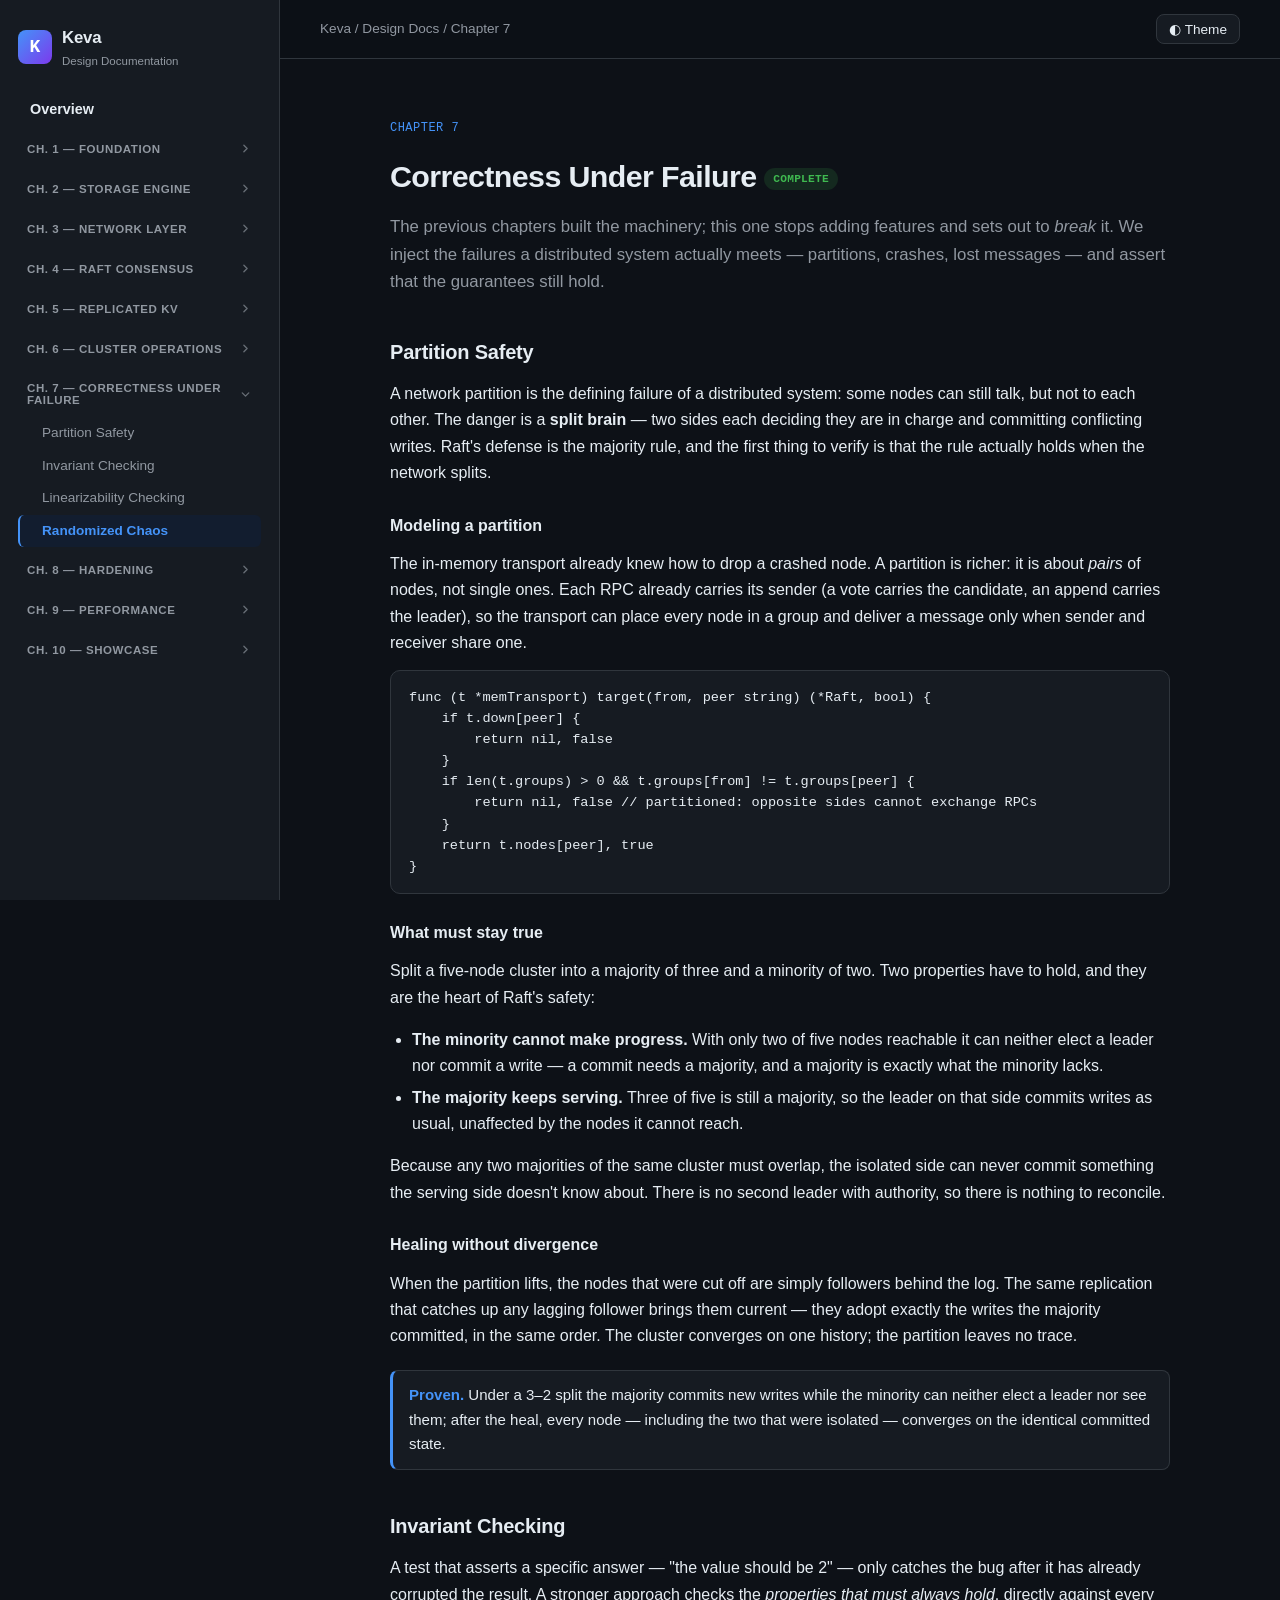
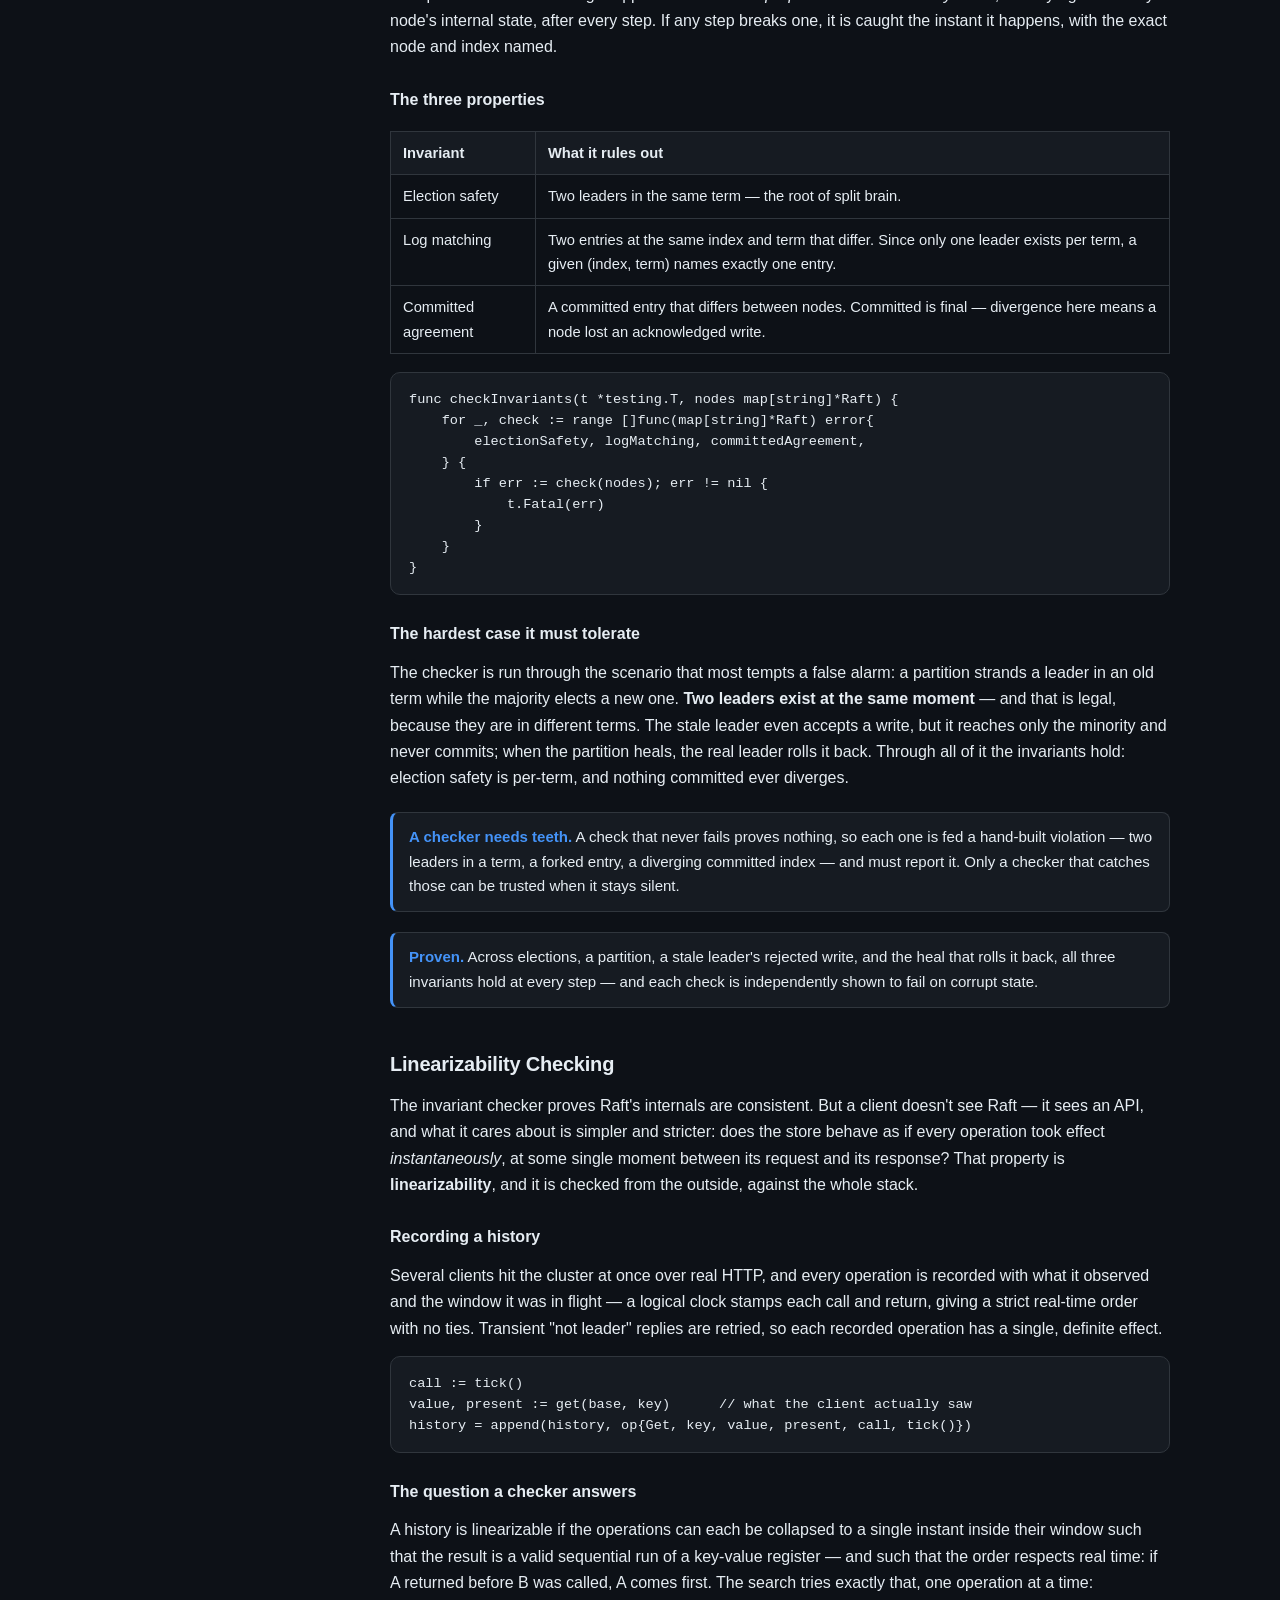
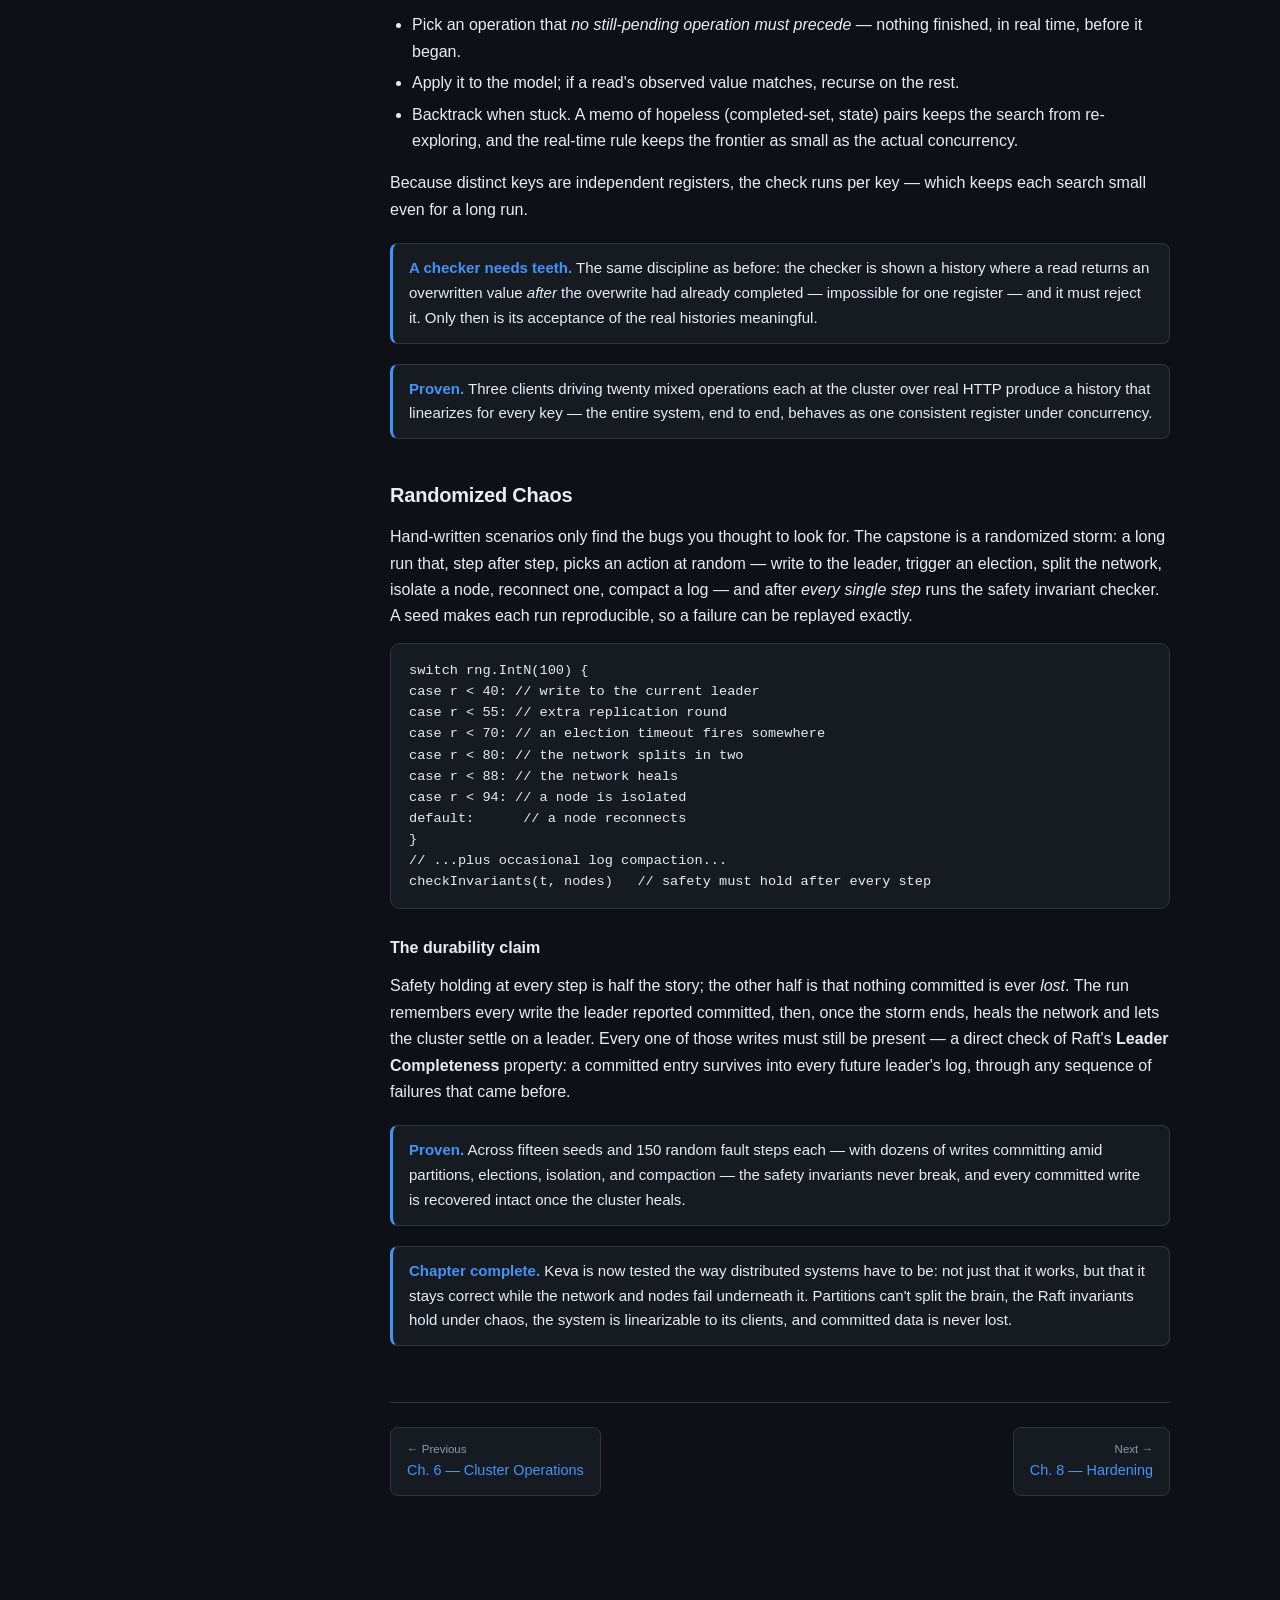
<file: docs/chapters/chapter7.html>
<!DOCTYPE html>
<html lang="en" data-theme="dark">
<head>
<meta charset="utf-8" />
<meta name="viewport" content="width=device-width, initial-scale=1" />
<title>Ch. 7 · Correctness Under Failure — Keva</title>
<link rel="stylesheet" href="../style.css" />
</head>
<body>
<div class="layout">
  <aside class="sidebar" id="sidebar"></aside>
  <main>
    <div class="topbar">
      <span class="crumb">Keva / Design Docs / Chapter 7</span>
      <button class="theme-btn" id="themeBtn">◐ Theme</button>
    </div>
    <div class="content">
      <section class="chapter" id="chapter-7">
        <p class="eyebrow">CHAPTER 7</p>
        <h2 class="chapter-title">Correctness Under Failure <span class="pill done">COMPLETE</span></h2>
        <p class="lead">
          The previous chapters built the machinery; this one stops adding features and sets out to
          <em>break</em> it. We inject the failures a distributed system actually meets — partitions,
          crashes, lost messages — and assert that the guarantees still hold.
        </p>

        <h3 id="c7-partitions">Partition Safety</h3>
        <p>
          A network partition is the defining failure of a distributed system: some nodes can still
          talk, but not to each other. The danger is a <b>split brain</b> — two sides each deciding
          they are in charge and committing conflicting writes. Raft's defense is the majority rule,
          and the first thing to verify is that the rule actually holds when the network splits.
        </p>

        <h4>Modeling a partition</h4>
        <p>
          The in-memory transport already knew how to drop a crashed node. A partition is richer: it
          is about <em>pairs</em> of nodes, not single ones. Each RPC already carries its sender (a
          vote carries the candidate, an append carries the leader), so the transport can place
          every node in a group and deliver a message only when sender and receiver share one.
        </p>
        <pre><code>func (t *memTransport) target(from, peer string) (*Raft, bool) {
    if t.down[peer] {
        return nil, false
    }
    if len(t.groups) &gt; 0 &amp;&amp; t.groups[from] != t.groups[peer] {
        return nil, false // partitioned: opposite sides cannot exchange RPCs
    }
    return t.nodes[peer], true
}</code></pre>

        <h4>What must stay true</h4>
        <p>
          Split a five-node cluster into a majority of three and a minority of two. Two properties
          have to hold, and they are the heart of Raft's safety:
        </p>
        <ul>
          <li><b>The minority cannot make progress.</b> With only two of five nodes reachable it can
            neither elect a leader nor commit a write — a commit needs a majority, and a majority is
            exactly what the minority lacks.</li>
          <li><b>The majority keeps serving.</b> Three of five is still a majority, so the leader on
            that side commits writes as usual, unaffected by the nodes it cannot reach.</li>
        </ul>
        <p>
          Because any two majorities of the same cluster must overlap, the isolated side can never
          commit something the serving side doesn't know about. There is no second leader with
          authority, so there is nothing to reconcile.
        </p>

        <h4>Healing without divergence</h4>
        <p>
          When the partition lifts, the nodes that were cut off are simply followers behind the log.
          The same replication that catches up any lagging follower brings them current — they adopt
          exactly the writes the majority committed, in the same order. The cluster converges on one
          history; the partition leaves no trace.
        </p>

        <div class="callout">
          <span class="k">Proven.</span> Under a 3–2 split the majority commits new writes while the
          minority can neither elect a leader nor see them; after the heal, every node — including
          the two that were isolated — converges on the identical committed state.
        </div>

        <h3 id="c7-invariants">Invariant Checking</h3>
        <p>
          A test that asserts a specific answer — "the value should be 2" — only catches the bug
          after it has already corrupted the result. A stronger approach checks the <em>properties
          that must always hold</em>, directly against every node's internal state, after every
          step. If any step breaks one, it is caught the instant it happens, with the exact node
          and index named.
        </p>

        <h4>The three properties</h4>
        <table>
          <thead><tr><th>Invariant</th><th>What it rules out</th></tr></thead>
          <tbody>
            <tr><td>Election safety</td><td>Two leaders in the same term — the root of split brain.</td></tr>
            <tr><td>Log matching</td><td>Two entries at the same index and term that differ. Since only one leader exists per term, a given (index, term) names exactly one entry.</td></tr>
            <tr><td>Committed agreement</td><td>A committed entry that differs between nodes. Committed is final — divergence here means a node lost an acknowledged write.</td></tr>
          </tbody>
        </table>
        <pre><code>func checkInvariants(t *testing.T, nodes map[string]*Raft) {
    for _, check := range []func(map[string]*Raft) error{
        electionSafety, logMatching, committedAgreement,
    } {
        if err := check(nodes); err != nil {
            t.Fatal(err)
        }
    }
}</code></pre>

        <h4>The hardest case it must tolerate</h4>
        <p>
          The checker is run through the scenario that most tempts a false alarm: a partition
          strands a leader in an old term while the majority elects a new one. <b>Two leaders exist
          at the same moment</b> — and that is legal, because they are in different terms. The stale
          leader even accepts a write, but it reaches only the minority and never commits; when the
          partition heals, the real leader rolls it back. Through all of it the invariants hold:
          election safety is per-term, and nothing committed ever diverges.
        </p>

        <div class="callout">
          <span class="k">A checker needs teeth.</span> A check that never fails proves nothing, so
          each one is fed a hand-built violation — two leaders in a term, a forked entry, a diverging
          committed index — and must report it. Only a checker that catches those can be trusted when
          it stays silent.
        </div>

        <div class="callout">
          <span class="k">Proven.</span> Across elections, a partition, a stale leader's rejected
          write, and the heal that rolls it back, all three invariants hold at every step — and each
          check is independently shown to fail on corrupt state.
        </div>

        <h3 id="c7-linearizability">Linearizability Checking</h3>
        <p>
          The invariant checker proves Raft's internals are consistent. But a client doesn't see
          Raft — it sees an API, and what it cares about is simpler and stricter: does the store
          behave as if every operation took effect <em>instantaneously</em>, at some single moment
          between its request and its response? That property is <b>linearizability</b>, and it is
          checked from the outside, against the whole stack.
        </p>

        <h4>Recording a history</h4>
        <p>
          Several clients hit the cluster at once over real HTTP, and every operation is recorded
          with what it observed and the window it was in flight — a logical clock stamps each call
          and return, giving a strict real-time order with no ties. Transient "not leader" replies
          are retried, so each recorded operation has a single, definite effect.
        </p>
        <pre><code>call := tick()
value, present := get(base, key)      // what the client actually saw
history = append(history, op{Get, key, value, present, call, tick()})</code></pre>

        <h4>The question a checker answers</h4>
        <p>
          A history is linearizable if the operations can each be collapsed to a single instant
          inside their window such that the result is a valid sequential run of a key-value register
          — and such that the order respects real time: if A returned before B was called, A comes
          first. The search tries exactly that, one operation at a time:
        </p>
        <ul>
          <li>Pick an operation that <em>no still-pending operation must precede</em> — nothing
            finished, in real time, before it began.</li>
          <li>Apply it to the model; if a read's observed value matches, recurse on the rest.</li>
          <li>Backtrack when stuck. A memo of hopeless (completed-set, state) pairs keeps the search
            from re-exploring, and the real-time rule keeps the frontier as small as the actual
            concurrency.</li>
        </ul>
        <p>
          Because distinct keys are independent registers, the check runs per key — which keeps each
          search small even for a long run.
        </p>

        <div class="callout">
          <span class="k">A checker needs teeth.</span> The same discipline as before: the checker
          is shown a history where a read returns an overwritten value <em>after</em> the overwrite
          had already completed — impossible for one register — and it must reject it. Only then is
          its acceptance of the real histories meaningful.
        </div>

        <div class="callout">
          <span class="k">Proven.</span> Three clients driving twenty mixed operations each at the
          cluster over real HTTP produce a history that linearizes for every key — the entire
          system, end to end, behaves as one consistent register under concurrency.
        </div>

        <h3 id="c7-chaos">Randomized Chaos</h3>
        <p>
          Hand-written scenarios only find the bugs you thought to look for. The capstone is a
          randomized storm: a long run that, step after step, picks an action at random — write to
          the leader, trigger an election, split the network, isolate a node, reconnect one,
          compact a log — and after <em>every single step</em> runs the safety invariant checker.
          A seed makes each run reproducible, so a failure can be replayed exactly.
        </p>
        <pre><code>switch rng.IntN(100) {
case r &lt; 40: // write to the current leader
case r &lt; 55: // extra replication round
case r &lt; 70: // an election timeout fires somewhere
case r &lt; 80: // the network splits in two
case r &lt; 88: // the network heals
case r &lt; 94: // a node is isolated
default:      // a node reconnects
}
// ...plus occasional log compaction...
checkInvariants(t, nodes)   // safety must hold after every step</code></pre>

        <h4>The durability claim</h4>
        <p>
          Safety holding at every step is half the story; the other half is that nothing committed
          is ever <em>lost</em>. The run remembers every write the leader reported committed, then,
          once the storm ends, heals the network and lets the cluster settle on a leader. Every one
          of those writes must still be present — a direct check of Raft's <b>Leader Completeness</b>
          property: a committed entry survives into every future leader's log, through any sequence
          of failures that came before.
        </p>

        <div class="callout">
          <span class="k">Proven.</span> Across fifteen seeds and 150 random fault steps each — with
          dozens of writes committing amid partitions, elections, isolation, and compaction — the
          safety invariants never break, and every committed write is recovered intact once the
          cluster heals.
        </div>

        <div class="callout">
          <span class="k">Chapter complete.</span> Keva is now tested the way distributed systems
          have to be: not just that it works, but that it stays correct while the network and nodes
          fail underneath it. Partitions can't split the brain, the Raft invariants hold under
          chaos, the system is linearizable to its clients, and committed data is never lost.
        </div>

        <div class="page-nav">
          <a href="chapter6.html"><span class="nav-dir">← Previous</span>Ch. 6 — Cluster Operations</a>
          <a class="next" href="chapter8.html"><span class="nav-dir">Next →</span>Ch. 8 — Hardening</a>
        </div>
      </section>
    </div>
  </main>
</div>
<script src="../script.js"></script>
</body>
</html>
</file>
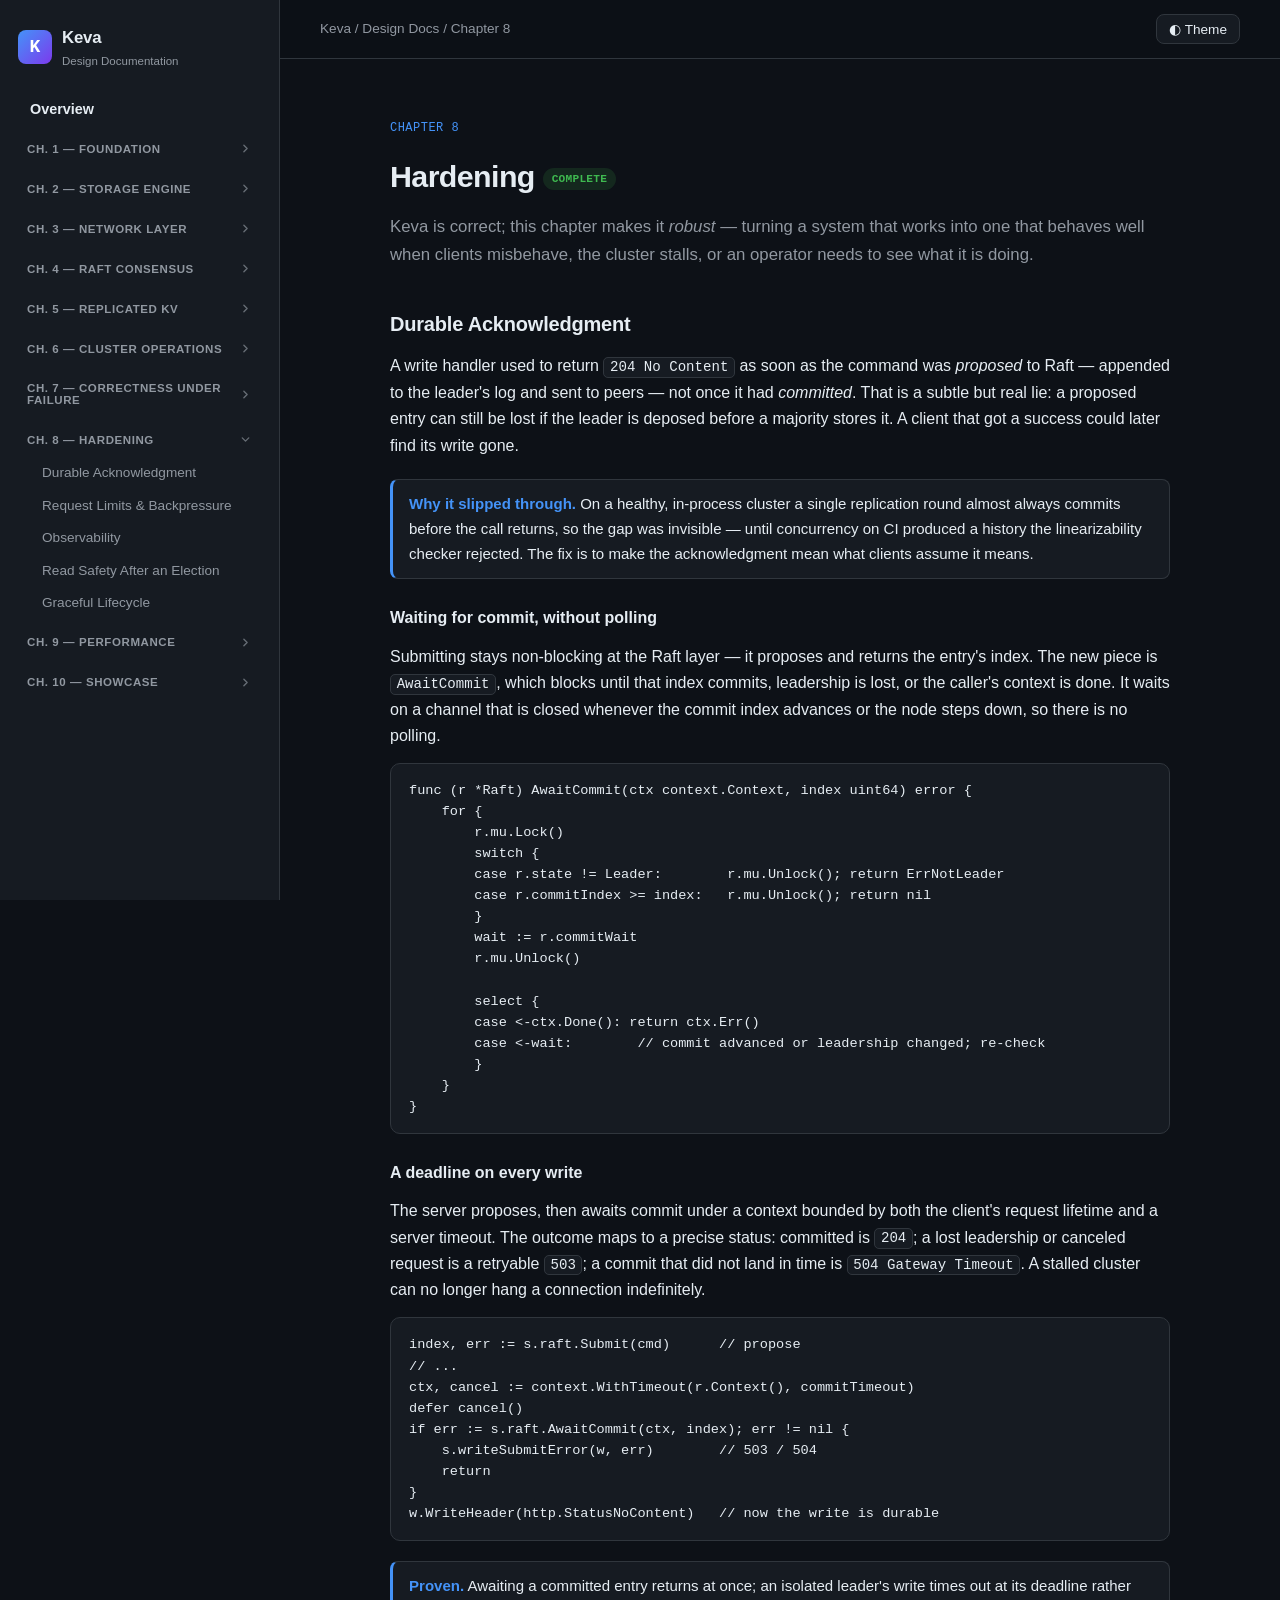
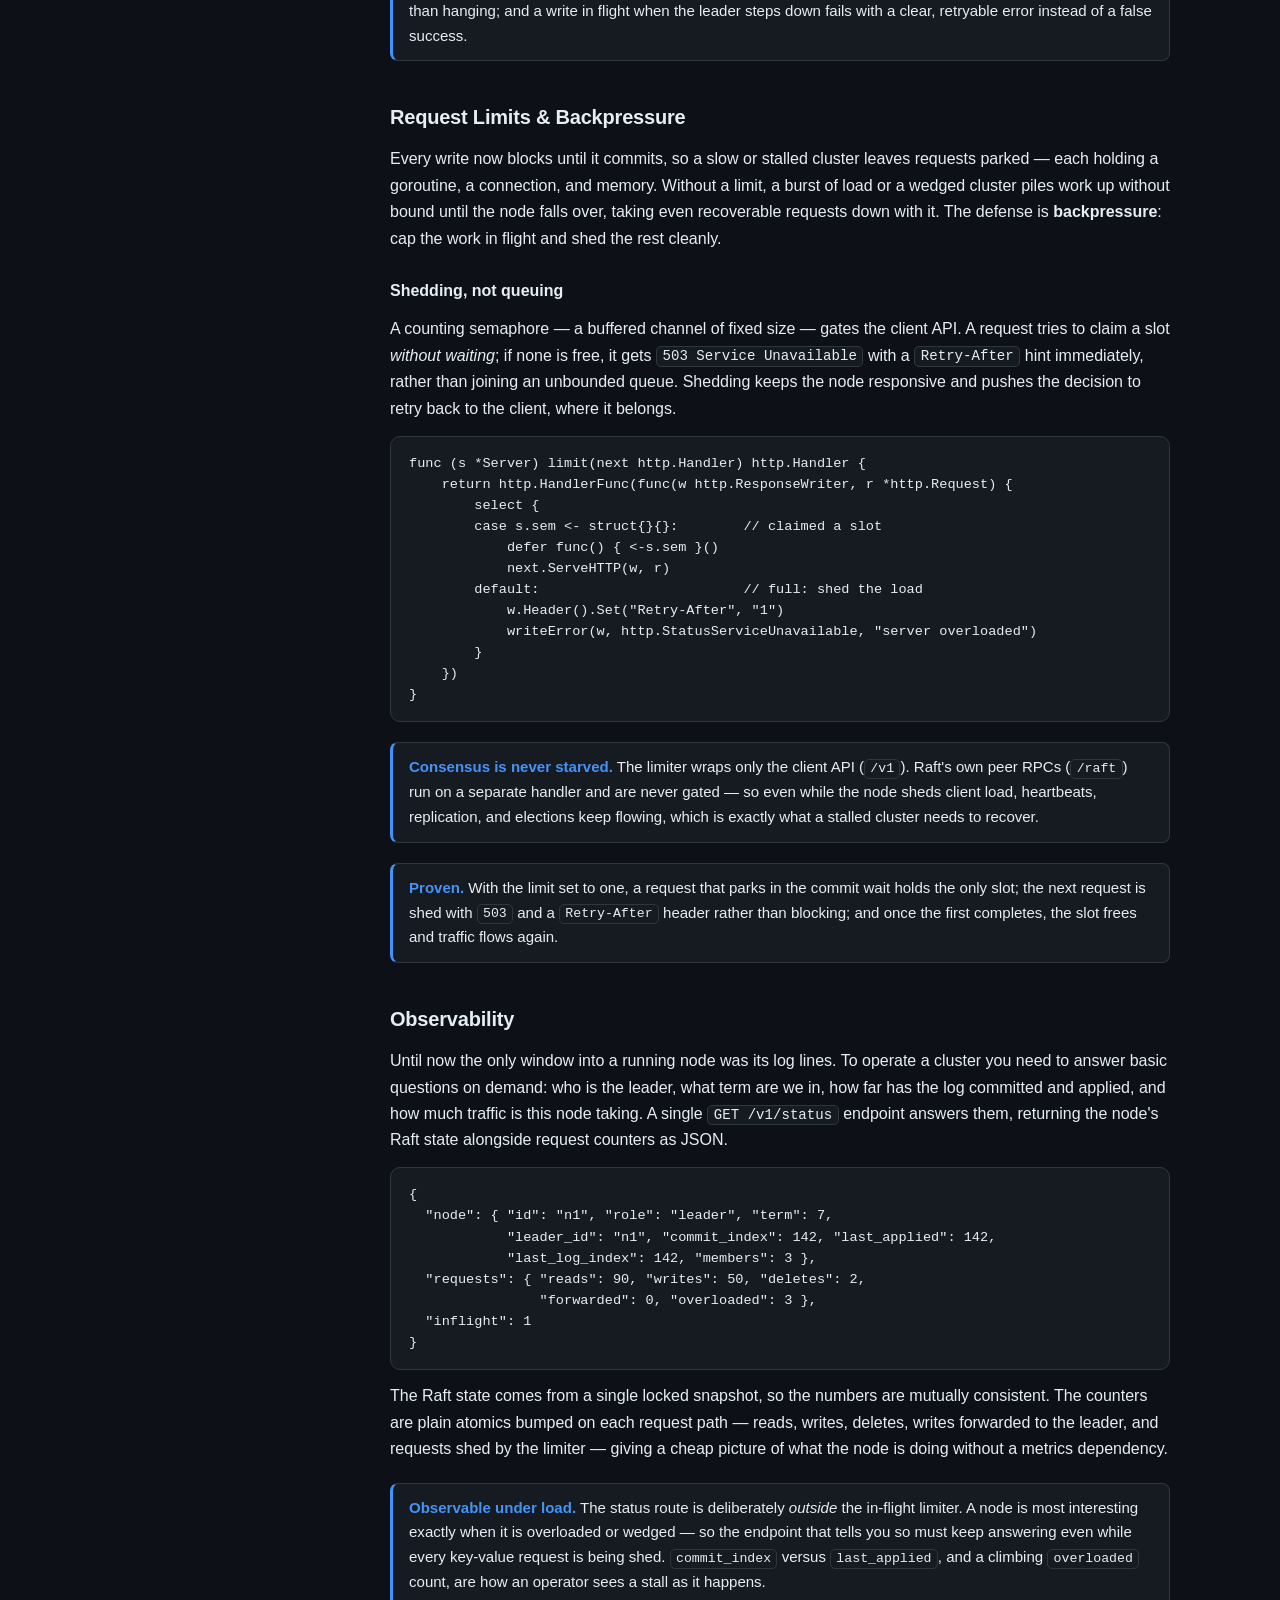
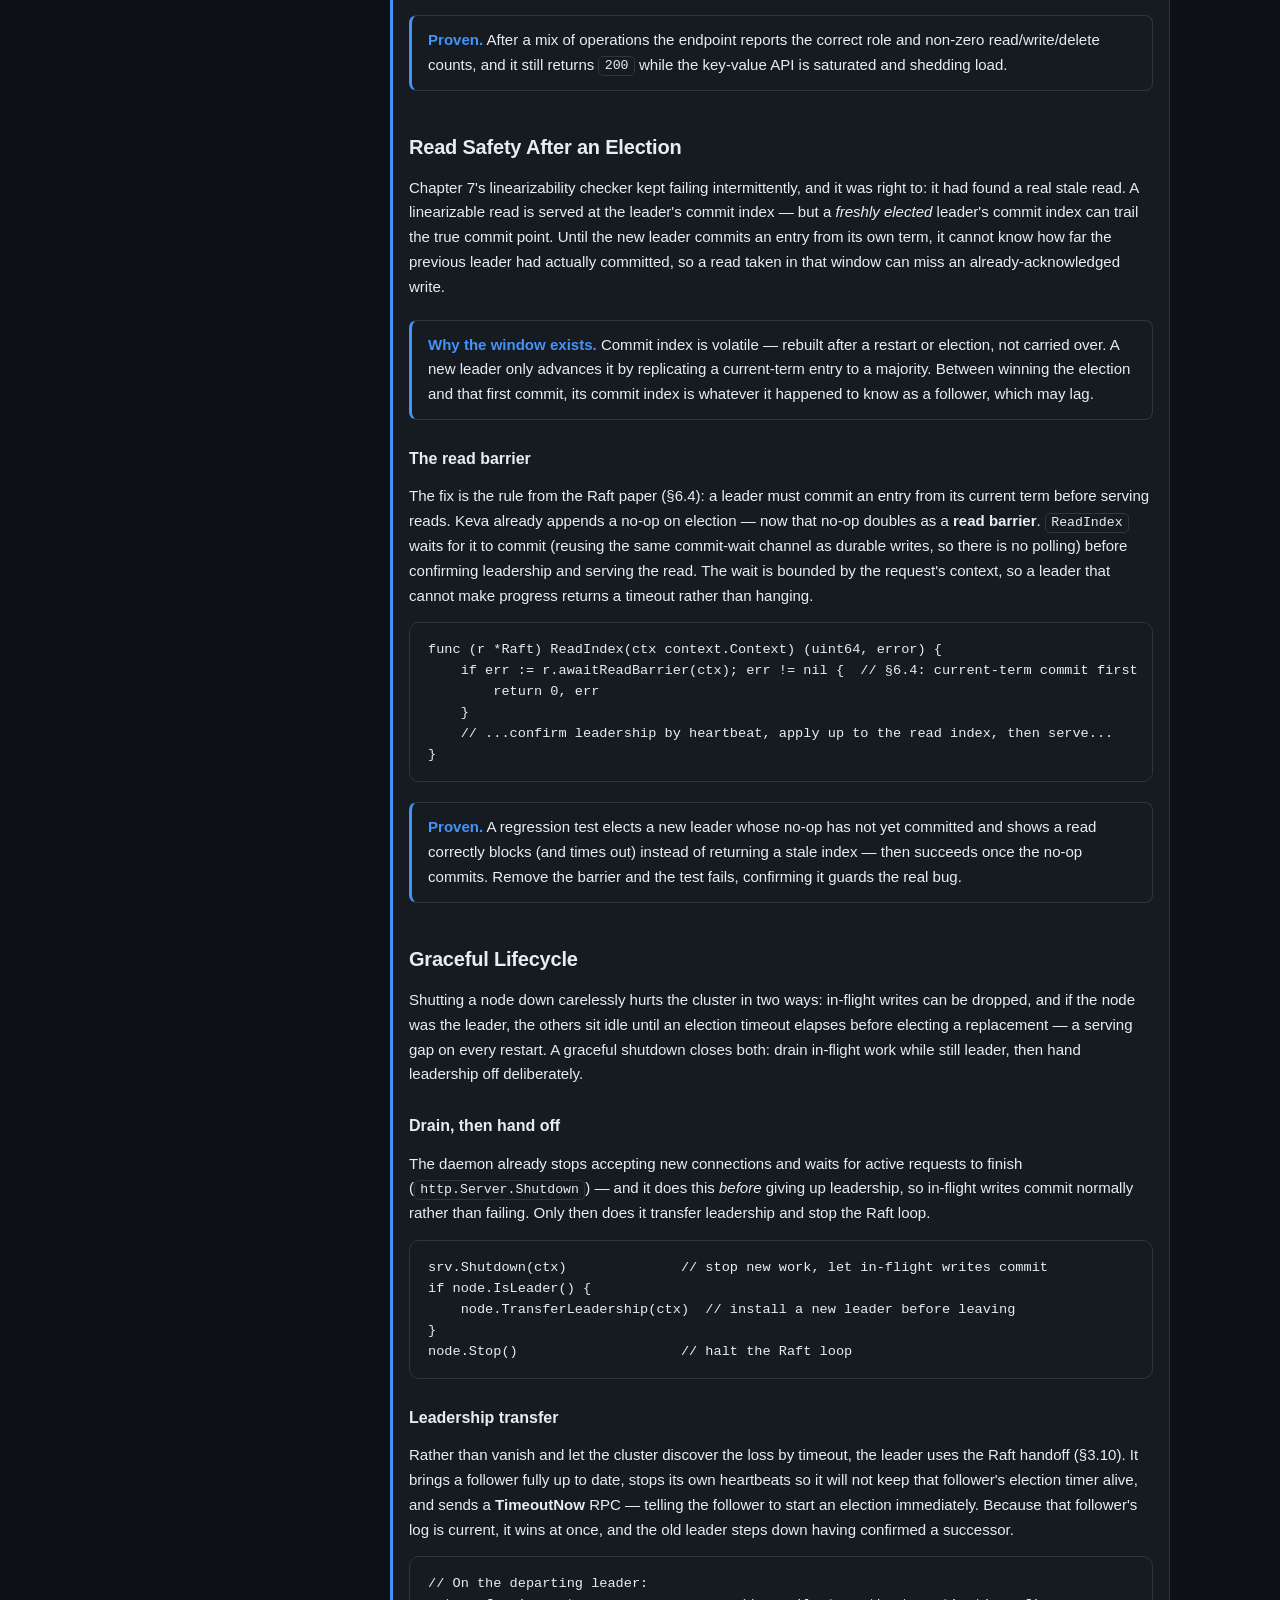
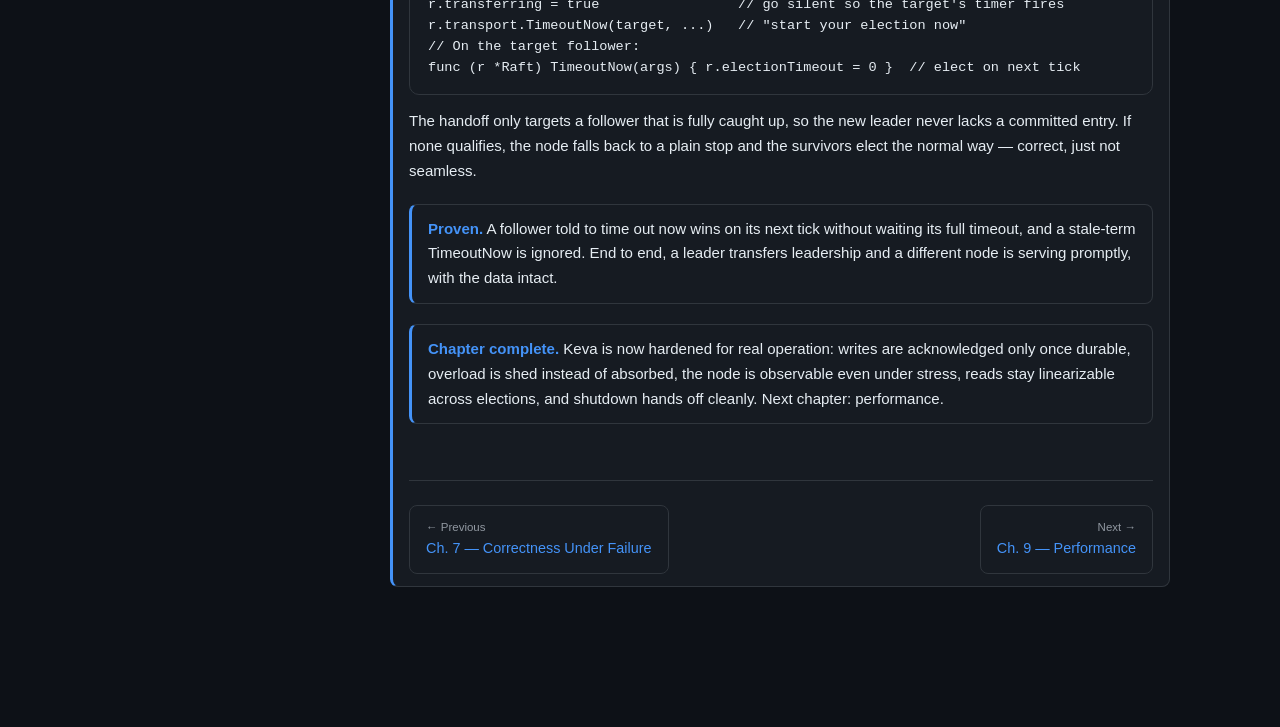
<file: docs/chapters/chapter8.html>
<!DOCTYPE html>
<html lang="en" data-theme="dark">
<head>
<meta charset="utf-8" />
<meta name="viewport" content="width=device-width, initial-scale=1" />
<title>Ch. 8 · Hardening — Keva</title>
<link rel="stylesheet" href="../style.css" />
</head>
<body>
<div class="layout">
  <aside class="sidebar" id="sidebar"></aside>
  <main>
    <div class="topbar">
      <span class="crumb">Keva / Design Docs / Chapter 8</span>
      <button class="theme-btn" id="themeBtn">◐ Theme</button>
    </div>
    <div class="content">
      <section class="chapter" id="chapter-8">
        <p class="eyebrow">CHAPTER 8</p>
        <h2 class="chapter-title">Hardening <span class="pill done">COMPLETE</span></h2>
        <p class="lead">
          Keva is correct; this chapter makes it <em>robust</em> — turning a system that works into
          one that behaves well when clients misbehave, the cluster stalls, or an operator needs to
          see what it is doing.
        </p>

        <h3 id="c8-durable-ack">Durable Acknowledgment</h3>
        <p>
          A write handler used to return <code>204 No Content</code> as soon as the command was
          <em>proposed</em> to Raft — appended to the leader's log and sent to peers — not once it
          had <em>committed</em>. That is a subtle but real lie: a proposed entry can still be lost
          if the leader is deposed before a majority stores it. A client that got a success could
          later find its write gone.
        </p>

        <div class="callout">
          <span class="k">Why it slipped through.</span> On a healthy, in-process cluster a
          single replication round almost always commits before the call returns, so the gap was
          invisible — until concurrency on CI produced a history the linearizability checker
          rejected. The fix is to make the acknowledgment mean what clients assume it means.
        </div>

        <h4>Waiting for commit, without polling</h4>
        <p>
          Submitting stays non-blocking at the Raft layer — it proposes and returns the entry's
          index. The new piece is <code>AwaitCommit</code>, which blocks until that index commits,
          leadership is lost, or the caller's context is done. It waits on a channel that is closed
          whenever the commit index advances or the node steps down, so there is no polling.
        </p>
        <pre><code>func (r *Raft) AwaitCommit(ctx context.Context, index uint64) error {
    for {
        r.mu.Lock()
        switch {
        case r.state != Leader:        r.mu.Unlock(); return ErrNotLeader
        case r.commitIndex >= index:   r.mu.Unlock(); return nil
        }
        wait := r.commitWait
        r.mu.Unlock()

        select {
        case &lt;-ctx.Done(): return ctx.Err()
        case &lt;-wait:        // commit advanced or leadership changed; re-check
        }
    }
}</code></pre>

        <h4>A deadline on every write</h4>
        <p>
          The server proposes, then awaits commit under a context bounded by both the client's
          request lifetime and a server timeout. The outcome maps to a precise status: committed is
          <code>204</code>; a lost leadership or canceled request is a retryable
          <code>503</code>; a commit that did not land in time is <code>504 Gateway Timeout</code>.
          A stalled cluster can no longer hang a connection indefinitely.
        </p>
        <pre><code>index, err := s.raft.Submit(cmd)      // propose
// ...
ctx, cancel := context.WithTimeout(r.Context(), commitTimeout)
defer cancel()
if err := s.raft.AwaitCommit(ctx, index); err != nil {
    s.writeSubmitError(w, err)        // 503 / 504
    return
}
w.WriteHeader(http.StatusNoContent)   // now the write is durable</code></pre>

        <div class="callout">
          <span class="k">Proven.</span> Awaiting a committed entry returns at once; an isolated
          leader's write times out at its deadline rather than hanging; and a write in flight when
          the leader steps down fails with a clear, retryable error instead of a false success.
        </div>

        <h3 id="c8-backpressure">Request Limits &amp; Backpressure</h3>
        <p>
          Every write now blocks until it commits, so a slow or stalled cluster leaves requests
          parked — each holding a goroutine, a connection, and memory. Without a limit, a burst of
          load or a wedged cluster piles work up without bound until the node falls over, taking
          even recoverable requests down with it. The defense is <b>backpressure</b>: cap the work
          in flight and shed the rest cleanly.
        </p>

        <h4>Shedding, not queuing</h4>
        <p>
          A counting semaphore — a buffered channel of fixed size — gates the client API. A request
          tries to claim a slot <em>without waiting</em>; if none is free, it gets
          <code>503 Service Unavailable</code> with a <code>Retry-After</code> hint immediately,
          rather than joining an unbounded queue. Shedding keeps the node responsive and pushes the
          decision to retry back to the client, where it belongs.
        </p>
        <pre><code>func (s *Server) limit(next http.Handler) http.Handler {
    return http.HandlerFunc(func(w http.ResponseWriter, r *http.Request) {
        select {
        case s.sem &lt;- struct{}{}:        // claimed a slot
            defer func() { &lt;-s.sem }()
            next.ServeHTTP(w, r)
        default:                         // full: shed the load
            w.Header().Set("Retry-After", "1")
            writeError(w, http.StatusServiceUnavailable, "server overloaded")
        }
    })
}</code></pre>

        <div class="callout">
          <span class="k">Consensus is never starved.</span> The limiter wraps only the client API
          (<code>/v1</code>). Raft's own peer RPCs (<code>/raft</code>) run on a separate handler
          and are never gated — so even while the node sheds client load, heartbeats, replication,
          and elections keep flowing, which is exactly what a stalled cluster needs to recover.
        </div>

        <div class="callout">
          <span class="k">Proven.</span> With the limit set to one, a request that parks in the
          commit wait holds the only slot; the next request is shed with <code>503</code> and a
          <code>Retry-After</code> header rather than blocking; and once the first completes, the
          slot frees and traffic flows again.
        </div>

        <h3 id="c8-observability">Observability</h3>
        <p>
          Until now the only window into a running node was its log lines. To operate a cluster you
          need to answer basic questions on demand: who is the leader, what term are we in, how far
          has the log committed and applied, and how much traffic is this node taking. A single
          <code>GET /v1/status</code> endpoint answers them, returning the node's Raft state
          alongside request counters as JSON.
        </p>
        <pre><code>{
  "node": { "id": "n1", "role": "leader", "term": 7,
            "leader_id": "n1", "commit_index": 142, "last_applied": 142,
            "last_log_index": 142, "members": 3 },
  "requests": { "reads": 90, "writes": 50, "deletes": 2,
                "forwarded": 0, "overloaded": 3 },
  "inflight": 1
}</code></pre>
        <p>
          The Raft state comes from a single locked snapshot, so the numbers are mutually
          consistent. The counters are plain atomics bumped on each request path — reads, writes,
          deletes, writes forwarded to the leader, and requests shed by the limiter — giving a cheap
          picture of what the node is doing without a metrics dependency.
        </p>

        <div class="callout">
          <span class="k">Observable under load.</span> The status route is deliberately
          <em>outside</em> the in-flight limiter. A node is most interesting exactly when it is
          overloaded or wedged — so the endpoint that tells you so must keep answering even while
          every key-value request is being shed. <code>commit_index</code> versus
          <code>last_applied</code>, and a climbing <code>overloaded</code> count, are how an
          operator sees a stall as it happens.
        </p>

        <div class="callout">
          <span class="k">Proven.</span> After a mix of operations the endpoint reports the correct
          role and non-zero read/write/delete counts, and it still returns <code>200</code> while
          the key-value API is saturated and shedding load.
        </div>

        <h3 id="c8-read-safety">Read Safety After an Election</h3>
        <p>
          Chapter 7's linearizability checker kept failing intermittently, and it was right to: it
          had found a real stale read. A linearizable read is served at the leader's commit index —
          but a <em>freshly elected</em> leader's commit index can trail the true commit point.
          Until the new leader commits an entry from its own term, it cannot know how far the
          previous leader had actually committed, so a read taken in that window can miss an
          already-acknowledged write.
        </p>

        <div class="callout">
          <span class="k">Why the window exists.</span> Commit index is volatile — rebuilt after a
          restart or election, not carried over. A new leader only advances it by replicating a
          current-term entry to a majority. Between winning the election and that first commit, its
          commit index is whatever it happened to know as a follower, which may lag.
        </div>

        <h4>The read barrier</h4>
        <p>
          The fix is the rule from the Raft paper (§6.4): a leader must commit an entry from its
          current term before serving reads. Keva already appends a no-op on election — now that
          no-op doubles as a <b>read barrier</b>. <code>ReadIndex</code> waits for it to commit
          (reusing the same commit-wait channel as durable writes, so there is no polling) before
          confirming leadership and serving the read. The wait is bounded by the request's context,
          so a leader that cannot make progress returns a timeout rather than hanging.
        </p>
        <pre><code>func (r *Raft) ReadIndex(ctx context.Context) (uint64, error) {
    if err := r.awaitReadBarrier(ctx); err != nil {  // §6.4: current-term commit first
        return 0, err
    }
    // ...confirm leadership by heartbeat, apply up to the read index, then serve...
}</code></pre>

        <div class="callout">
          <span class="k">Proven.</span> A regression test elects a new leader whose no-op has not
          yet committed and shows a read correctly blocks (and times out) instead of returning a
          stale index — then succeeds once the no-op commits. Remove the barrier and the test fails,
          confirming it guards the real bug.
        </div>

        <h3 id="c8-lifecycle">Graceful Lifecycle</h3>
        <p>
          Shutting a node down carelessly hurts the cluster in two ways: in-flight writes can be
          dropped, and if the node was the leader, the others sit idle until an election timeout
          elapses before electing a replacement — a serving gap on every restart. A graceful
          shutdown closes both: drain in-flight work while still leader, then hand leadership off
          deliberately.
        </p>

        <h4>Drain, then hand off</h4>
        <p>
          The daemon already stops accepting new connections and waits for active requests to finish
          (<code>http.Server.Shutdown</code>) — and it does this <em>before</em> giving up
          leadership, so in-flight writes commit normally rather than failing. Only then does it
          transfer leadership and stop the Raft loop.
        </p>
        <pre><code>srv.Shutdown(ctx)              // stop new work, let in-flight writes commit
if node.IsLeader() {
    node.TransferLeadership(ctx)  // install a new leader before leaving
}
node.Stop()                    // halt the Raft loop</code></pre>

        <h4>Leadership transfer</h4>
        <p>
          Rather than vanish and let the cluster discover the loss by timeout, the leader uses the
          Raft handoff (§3.10). It brings a follower fully up to date, stops its own heartbeats so it
          will not keep that follower's election timer alive, and sends a <b>TimeoutNow</b> RPC —
          telling the follower to start an election immediately. Because that follower's log is
          current, it wins at once, and the old leader steps down having confirmed a successor.
        </p>
        <pre><code>// On the departing leader:
r.transferring = true                 // go silent so the target's timer fires
r.transport.TimeoutNow(target, ...)   // "start your election now"
// On the target follower:
func (r *Raft) TimeoutNow(args) { r.electionTimeout = 0 }  // elect on next tick</code></pre>
        <p>
          The handoff only targets a follower that is fully caught up, so the new leader never lacks
          a committed entry. If none qualifies, the node falls back to a plain stop and the
          survivors elect the normal way — correct, just not seamless.
        </p>

        <div class="callout">
          <span class="k">Proven.</span> A follower told to time out now wins on its next tick
          without waiting its full timeout, and a stale-term TimeoutNow is ignored. End to end, a
          leader transfers leadership and a different node is serving promptly, with the data intact.
        </div>

        <div class="callout">
          <span class="k">Chapter complete.</span> Keva is now hardened for real operation: writes
          are acknowledged only once durable, overload is shed instead of absorbed, the node is
          observable even under stress, reads stay linearizable across elections, and shutdown hands
          off cleanly. Next chapter: performance.
        </div>

        <div class="page-nav">
          <a href="chapter7.html"><span class="nav-dir">← Previous</span>Ch. 7 — Correctness Under Failure</a>
          <a class="next" href="chapter9.html"><span class="nav-dir">Next →</span>Ch. 9 — Performance</a>
        </div>
      </section>
    </div>
  </main>
</div>
<script src="../script.js"></script>
</body>
</html>
</file>
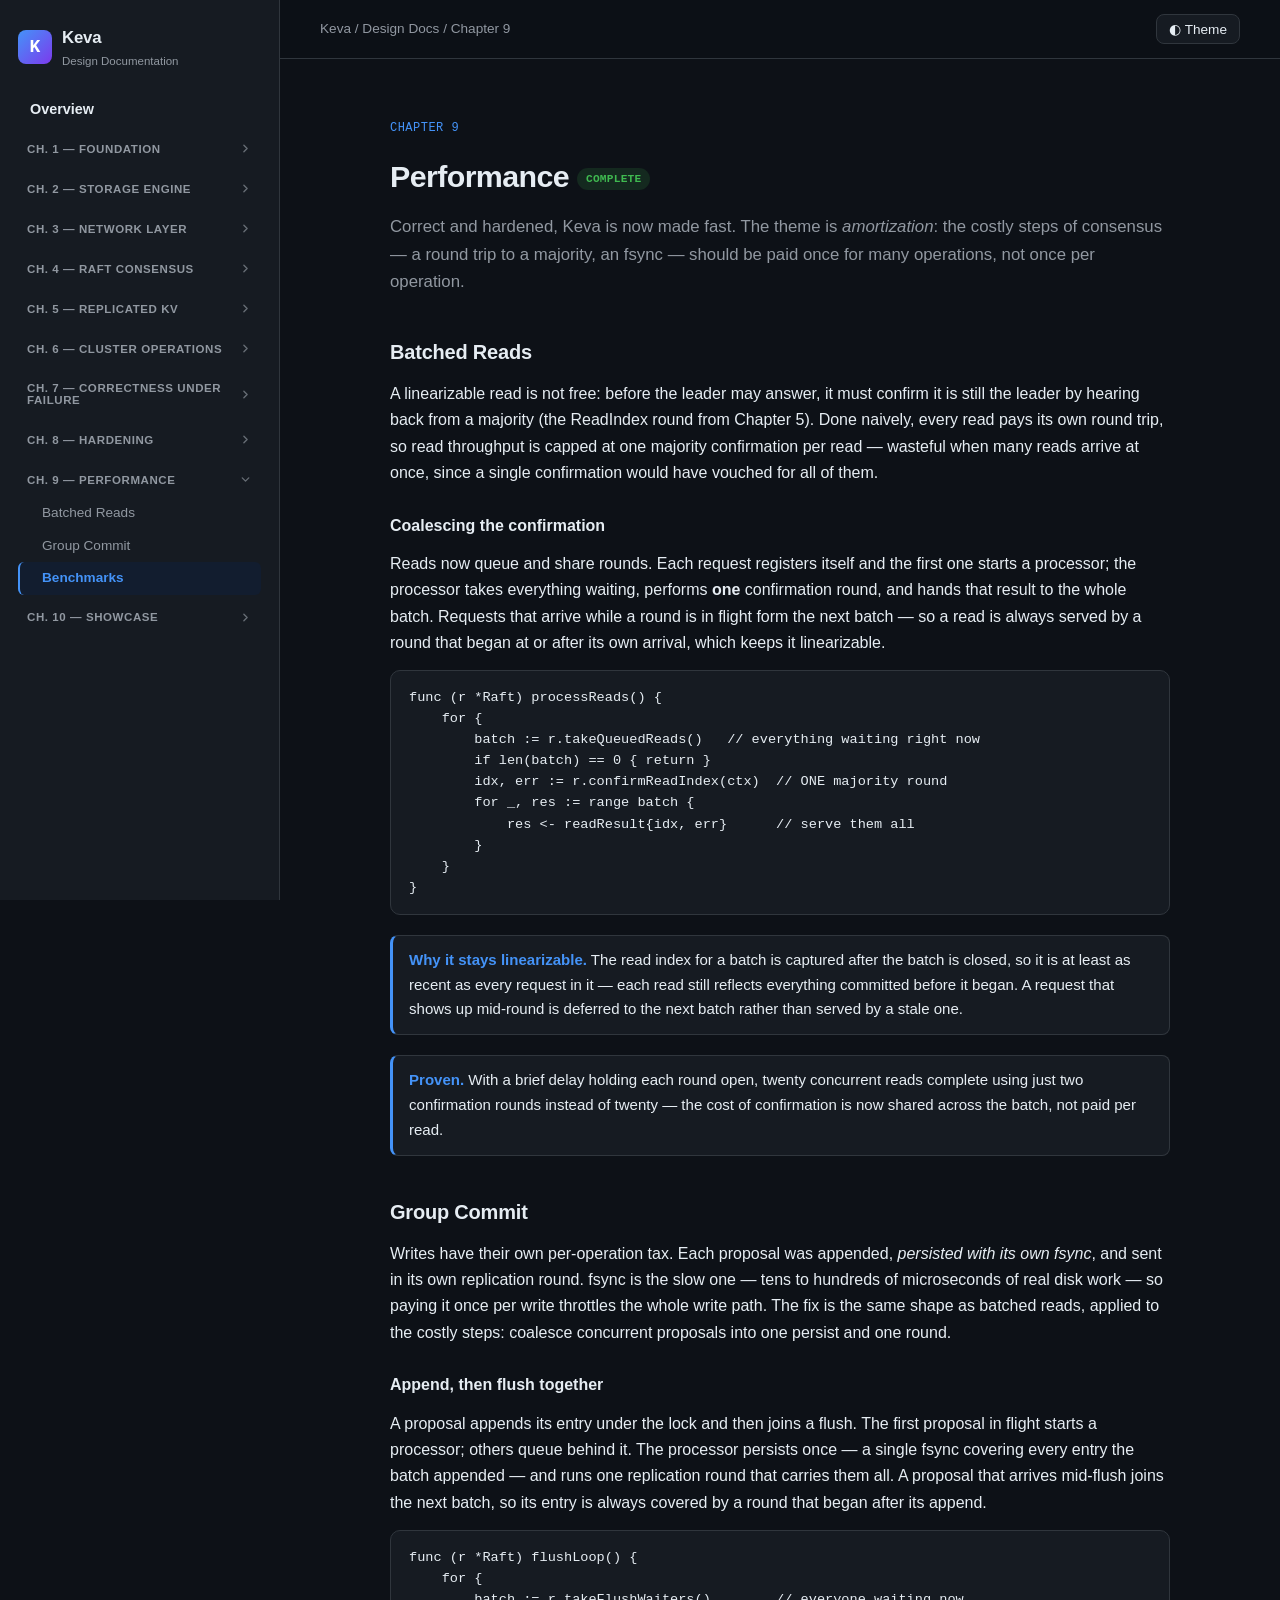
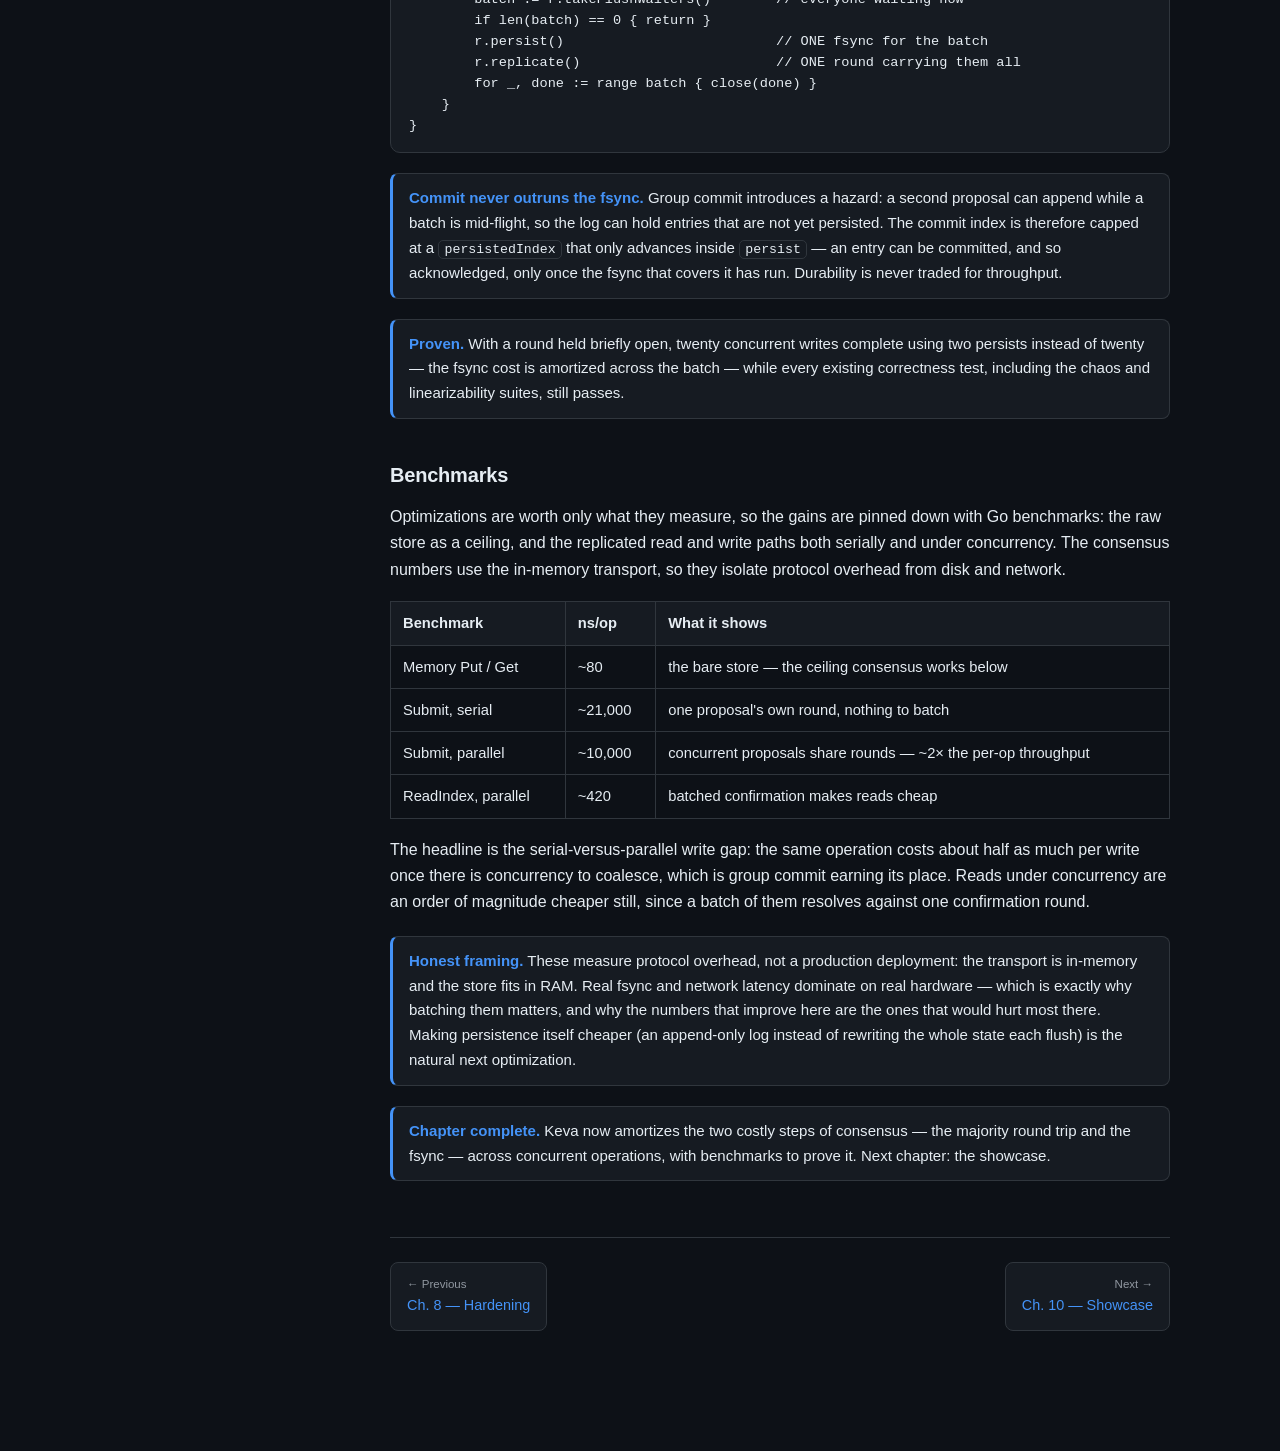
<file: docs/chapters/chapter9.html>
<!DOCTYPE html>
<html lang="en" data-theme="dark">
<head>
<meta charset="utf-8" />
<meta name="viewport" content="width=device-width, initial-scale=1" />
<title>Ch. 9 · Performance — Keva</title>
<link rel="stylesheet" href="../style.css" />
</head>
<body>
<div class="layout">
  <aside class="sidebar" id="sidebar"></aside>
  <main>
    <div class="topbar">
      <span class="crumb">Keva / Design Docs / Chapter 9</span>
      <button class="theme-btn" id="themeBtn">◐ Theme</button>
    </div>
    <div class="content">
      <section class="chapter" id="chapter-9">
        <p class="eyebrow">CHAPTER 9</p>
        <h2 class="chapter-title">Performance <span class="pill done">COMPLETE</span></h2>
        <p class="lead">
          Correct and hardened, Keva is now made fast. The theme is <em>amortization</em>: the
          costly steps of consensus — a round trip to a majority, an fsync — should be paid once for
          many operations, not once per operation.
        </p>

        <h3 id="c9-read-batching">Batched Reads</h3>
        <p>
          A linearizable read is not free: before the leader may answer, it must confirm it is still
          the leader by hearing back from a majority (the ReadIndex round from Chapter 5). Done
          naively, every read pays its own round trip, so read throughput is capped at one majority
          confirmation per read — wasteful when many reads arrive at once, since a single
          confirmation would have vouched for all of them.
        </p>

        <h4>Coalescing the confirmation</h4>
        <p>
          Reads now queue and share rounds. Each request registers itself and the first one starts a
          processor; the processor takes everything waiting, performs <b>one</b> confirmation round,
          and hands that result to the whole batch. Requests that arrive while a round is in flight
          form the next batch — so a read is always served by a round that began at or after its own
          arrival, which keeps it linearizable.
        </p>
        <pre><code>func (r *Raft) processReads() {
    for {
        batch := r.takeQueuedReads()   // everything waiting right now
        if len(batch) == 0 { return }
        idx, err := r.confirmReadIndex(ctx)  // ONE majority round
        for _, res := range batch {
            res &lt;- readResult{idx, err}      // serve them all
        }
    }
}</code></pre>

        <div class="callout">
          <span class="k">Why it stays linearizable.</span> The read index for a batch is captured
          after the batch is closed, so it is at least as recent as every request in it — each read
          still reflects everything committed before it began. A request that shows up mid-round is
          deferred to the next batch rather than served by a stale one.
        </div>

        <div class="callout">
          <span class="k">Proven.</span> With a brief delay holding each round open, twenty
          concurrent reads complete using just two confirmation rounds instead of twenty — the cost
          of confirmation is now shared across the batch, not paid per read.
        </div>

        <h3 id="c9-group-commit">Group Commit</h3>
        <p>
          Writes have their own per-operation tax. Each proposal was appended, <em>persisted with
          its own fsync</em>, and sent in its own replication round. fsync is the slow one — tens to
          hundreds of microseconds of real disk work — so paying it once per write throttles the
          whole write path. The fix is the same shape as batched reads, applied to the costly
          steps: coalesce concurrent proposals into one persist and one round.
        </p>

        <h4>Append, then flush together</h4>
        <p>
          A proposal appends its entry under the lock and then joins a flush. The first proposal in
          flight starts a processor; others queue behind it. The processor persists once — a single
          fsync covering every entry the batch appended — and runs one replication round that
          carries them all. A proposal that arrives mid-flush joins the next batch, so its entry is
          always covered by a round that began after its append.
        </p>
        <pre><code>func (r *Raft) flushLoop() {
    for {
        batch := r.takeFlushWaiters()        // everyone waiting now
        if len(batch) == 0 { return }
        r.persist()                          // ONE fsync for the batch
        r.replicate()                        // ONE round carrying them all
        for _, done := range batch { close(done) }
    }
}</code></pre>

        <div class="callout">
          <span class="k">Commit never outruns the fsync.</span> Group commit introduces a hazard: a
          second proposal can append while a batch is mid-flight, so the log can hold entries that
          are not yet persisted. The commit index is therefore capped at a <code>persistedIndex</code>
          that only advances inside <code>persist</code> — an entry can be committed, and so
          acknowledged, only once the fsync that covers it has run. Durability is never traded for
          throughput.
        </div>

        <div class="callout">
          <span class="k">Proven.</span> With a round held briefly open, twenty concurrent writes
          complete using two persists instead of twenty — the fsync cost is amortized across the
          batch — while every existing correctness test, including the chaos and linearizability
          suites, still passes.
        </div>

        <h3 id="c9-benchmarks">Benchmarks</h3>
        <p>
          Optimizations are worth only what they measure, so the gains are pinned down with Go
          benchmarks: the raw store as a ceiling, and the replicated read and write paths both
          serially and under concurrency. The consensus numbers use the in-memory transport, so
          they isolate protocol overhead from disk and network.
        </p>
        <table>
          <thead><tr><th>Benchmark</th><th>ns/op</th><th>What it shows</th></tr></thead>
          <tbody>
            <tr><td>Memory Put / Get</td><td>~80</td><td>the bare store — the ceiling consensus works below</td></tr>
            <tr><td>Submit, serial</td><td>~21,000</td><td>one proposal's own round, nothing to batch</td></tr>
            <tr><td>Submit, parallel</td><td>~10,000</td><td>concurrent proposals share rounds — ~2× the per-op throughput</td></tr>
            <tr><td>ReadIndex, parallel</td><td>~420</td><td>batched confirmation makes reads cheap</td></tr>
          </tbody>
        </table>
        <p>
          The headline is the serial-versus-parallel write gap: the same operation costs about half
          as much per write once there is concurrency to coalesce, which is group commit earning its
          place. Reads under concurrency are an order of magnitude cheaper still, since a batch of
          them resolves against one confirmation round.
        </p>

        <div class="callout">
          <span class="k">Honest framing.</span> These measure protocol overhead, not a production
          deployment: the transport is in-memory and the store fits in RAM. Real fsync and network
          latency dominate on real hardware — which is exactly why batching them matters, and why
          the numbers that improve here are the ones that would hurt most there. Making persistence
          itself cheaper (an append-only log instead of rewriting the whole state each flush) is the
          natural next optimization.
        </div>

        <div class="callout">
          <span class="k">Chapter complete.</span> Keva now amortizes the two costly steps of
          consensus — the majority round trip and the fsync — across concurrent operations, with
          benchmarks to prove it. Next chapter: the showcase.
        </div>

        <div class="page-nav">
          <a href="chapter8.html"><span class="nav-dir">← Previous</span>Ch. 8 — Hardening</a>
          <a class="next" href="chapter10.html"><span class="nav-dir">Next →</span>Ch. 10 — Showcase</a>
        </div>
      </section>
    </div>
  </main>
</div>
<script src="../script.js"></script>
</body>
</html>
</file>
<file: docs/style.css>
:root {
  --bg: #ffffff;
  --bg-elev: #f6f8fa;
  --bg-code: #f6f8fa;
  --text: #1f2328;
  --text-dim: #59636e;
  --border: #d1d9e0;
  --accent: #0969da;
  --accent-soft: #ddf4ff;
  --green: #1a7f37;
  --amber: #9a6700;
  --mono: ui-monospace, SFMono-Regular, "SF Mono", Menlo, Consolas, monospace;
  --sans: -apple-system, BlinkMacSystemFont, "Segoe UI", Roboto, Helvetica, Arial, sans-serif;
  --sidebar-w: 280px;
}
:root[data-theme="dark"] {
  --bg: #0d1117;
  --bg-elev: #161b22;
  --bg-code: #161b22;
  --text: #e6edf3;
  --text-dim: #9198a1;
  --border: #30363d;
  --accent: #4493f8;
  --accent-soft: #121d2f;
  --green: #3fb950;
  --amber: #d29922;
}

* { box-sizing: border-box; }
html { scroll-behavior: smooth; }
body {
  margin: 0;
  font-family: var(--sans);
  background: var(--bg);
  color: var(--text);
  line-height: 1.65;
  font-size: 16px;
}
a { color: var(--accent); text-decoration: none; }
a:hover { text-decoration: underline; }
code {
  font-family: var(--mono);
  font-size: 0.88em;
  background: var(--bg-elev);
  border: 1px solid var(--border);
  border-radius: 5px;
  padding: 0.1em 0.4em;
}
pre {
  font-family: var(--mono);
  font-size: 0.85rem;
  line-height: 1.55;
  background: var(--bg-code);
  border: 1px solid var(--border);
  border-radius: 10px;
  padding: 16px 18px;
  overflow-x: auto;
}
pre code { background: none; border: none; padding: 0; font-size: inherit; }

/* Layout */
.layout { display: flex; min-height: 100vh; }
.sidebar {
  width: var(--sidebar-w);
  flex-shrink: 0;
  border-right: 1px solid var(--border);
  background: var(--bg-elev);
  position: sticky;
  top: 0;
  height: 100vh;
  overflow-y: auto;
  padding: 24px 18px 40px;
}
.brand { display: flex; align-items: center; gap: 10px; margin-bottom: 4px; }
.brand:hover { text-decoration: none; }
.brand .logo {
  width: 34px; height: 34px; border-radius: 8px;
  background: linear-gradient(135deg, var(--accent), #7c3aed);
  display: grid; place-items: center;
  color: #fff; font-family: var(--mono); font-weight: 700; font-size: 18px;
}
.brand h1 { font-size: 1.05rem; margin: 0; letter-spacing: -0.01em; color: var(--text); }
.brand .tag { font-size: 0.72rem; color: var(--text-dim); }

nav.toc { margin-top: 22px; font-size: 0.9rem; }
nav.toc .group { margin-bottom: 8px; }
nav.toc a {
  display: block; color: var(--text-dim); padding: 5px 10px;
  border-radius: 6px; border-left: 2px solid transparent;
}
nav.toc a:hover { color: var(--text); background: var(--bg); text-decoration: none; }
nav.toc a.active {
  color: var(--accent); background: var(--accent-soft);
  border-left-color: var(--accent); font-weight: 600;
}
nav.toc a.sub { padding-left: 22px; font-size: 0.85rem; }
nav.toc .overview-link { font-weight: 600; color: var(--text); }

nav.toc .group-toggle {
  display: flex; align-items: center; width: 100%;
  background: none; border: none; cursor: pointer; text-align: left;
  text-transform: uppercase; letter-spacing: 0.05em;
  font-size: 0.72rem; color: var(--text-dim); font-weight: 700;
  font-family: var(--sans); padding: 8px 9px; margin-bottom: 3px;
  border-radius: 7px; transition: background 0.15s ease, color 0.15s ease;
}
nav.toc .group-toggle:hover { color: var(--text); background: var(--bg); }
nav.toc .gt-label { flex: 1; }
nav.toc .chevron {
  flex-shrink: 0; opacity: 0.65;
  transition: transform 0.2s ease, opacity 0.15s ease;
}
nav.toc .group-toggle:hover .chevron { opacity: 1; }
nav.toc .group.collapsed .chevron { transform: rotate(-90deg); }
nav.toc .group-links {
  overflow: hidden; max-height: 500px;
  transition: max-height 0.24s ease, opacity 0.18s ease;
  opacity: 1;
}
nav.toc .group.collapsed .group-links { max-height: 0; opacity: 0; }

/* Content */
main { flex: 1; min-width: 0; }
.topbar {
  display: flex; align-items: center; justify-content: space-between;
  padding: 14px 40px; border-bottom: 1px solid var(--border);
  position: sticky; top: 0; background: color-mix(in srgb, var(--bg) 88%, transparent);
  backdrop-filter: blur(8px); z-index: 5;
}
.topbar .crumb { font-size: 0.85rem; color: var(--text-dim); }
.content { max-width: 860px; margin: 0 auto; padding: 40px 40px 120px; }

section.chapter { padding-top: 8px; }

h2.chapter-title { font-size: 1.9rem; letter-spacing: -0.02em; margin: 6px 0 4px; }
h3 { font-size: 1.25rem; margin: 40px 0 12px; letter-spacing: -0.01em; scroll-margin-top: 70px; }
h4 { font-size: 1rem; margin: 26px 0 8px; color: var(--text); }
p { margin: 12px 0; }
ul, ol { padding-left: 22px; }
li { margin: 5px 0; }

.eyebrow { font-family: var(--mono); font-size: 0.75rem; color: var(--accent); letter-spacing: 0.04em; }
.lead { font-size: 1.05rem; color: var(--text-dim); }

.pill {
  display: inline-block; font-size: 0.7rem; font-weight: 700;
  padding: 2px 9px; border-radius: 20px; vertical-align: middle;
  font-family: var(--mono); letter-spacing: 0.02em;
}
.pill.done { color: var(--green); background: color-mix(in srgb, var(--green) 14%, transparent); }
.pill.wip  { color: var(--amber); background: color-mix(in srgb, var(--amber) 14%, transparent); }

table { width: 100%; border-collapse: collapse; margin: 18px 0; font-size: 0.92rem; }
th, td { text-align: left; padding: 9px 12px; border: 1px solid var(--border); vertical-align: top; }
th { background: var(--bg-elev); font-weight: 600; }
td code { white-space: nowrap; }

.callout {
  border: 1px solid var(--border); border-left: 3px solid var(--accent);
  background: var(--bg-elev); border-radius: 8px; padding: 12px 16px; margin: 20px 0;
  font-size: 0.94rem;
}
.callout .k { font-weight: 700; color: var(--accent); }

.theme-btn {
  border: 1px solid var(--border); background: var(--bg-elev); color: var(--text);
  border-radius: 8px; padding: 6px 12px; cursor: pointer; font-size: 0.85rem;
  font-family: var(--sans);
}
.theme-btn:hover { border-color: var(--accent); }

.diagram { color: var(--text); }
.fields { display: flex; flex-wrap: wrap; gap: 8px; margin: 14px 0; }
.field {
  font-family: var(--mono); font-size: 0.8rem; border: 1px solid var(--border);
  border-radius: 6px; padding: 6px 10px; background: var(--bg-elev);
}
.field b { color: var(--accent); }

.cards { display: grid; grid-template-columns: 1fr 1fr; gap: 14px; margin: 22px 0; }
.card {
  border: 1px solid var(--border); border-radius: 10px; padding: 18px;
  background: var(--bg-elev); display: block; color: inherit;
}
.card:hover { border-color: var(--accent); text-decoration: none; }
.card .card-eyebrow { font-family: var(--mono); font-size: 0.72rem; color: var(--text-dim); }
.card h3 { margin: 6px 0 6px; font-size: 1.15rem; }
.card p { margin: 0; font-size: 0.9rem; color: var(--text-dim); }

.page-nav {
  display: flex; justify-content: space-between; gap: 16px;
  margin-top: 56px; padding-top: 24px; border-top: 1px solid var(--border);
}
.page-nav a {
  border: 1px solid var(--border); border-radius: 8px; padding: 12px 16px;
  background: var(--bg-elev); font-size: 0.9rem; max-width: 48%;
}
.page-nav a:hover { border-color: var(--accent); text-decoration: none; }
.page-nav .nav-dir { display: block; font-size: 0.72rem; color: var(--text-dim); }
.page-nav .next { text-align: right; margin-left: auto; }

@media (max-width: 800px) {
  .sidebar { display: none; }
  .content, .topbar { padding-left: 20px; padding-right: 20px; }
  .cards { grid-template-columns: 1fr; }
}
</file>
